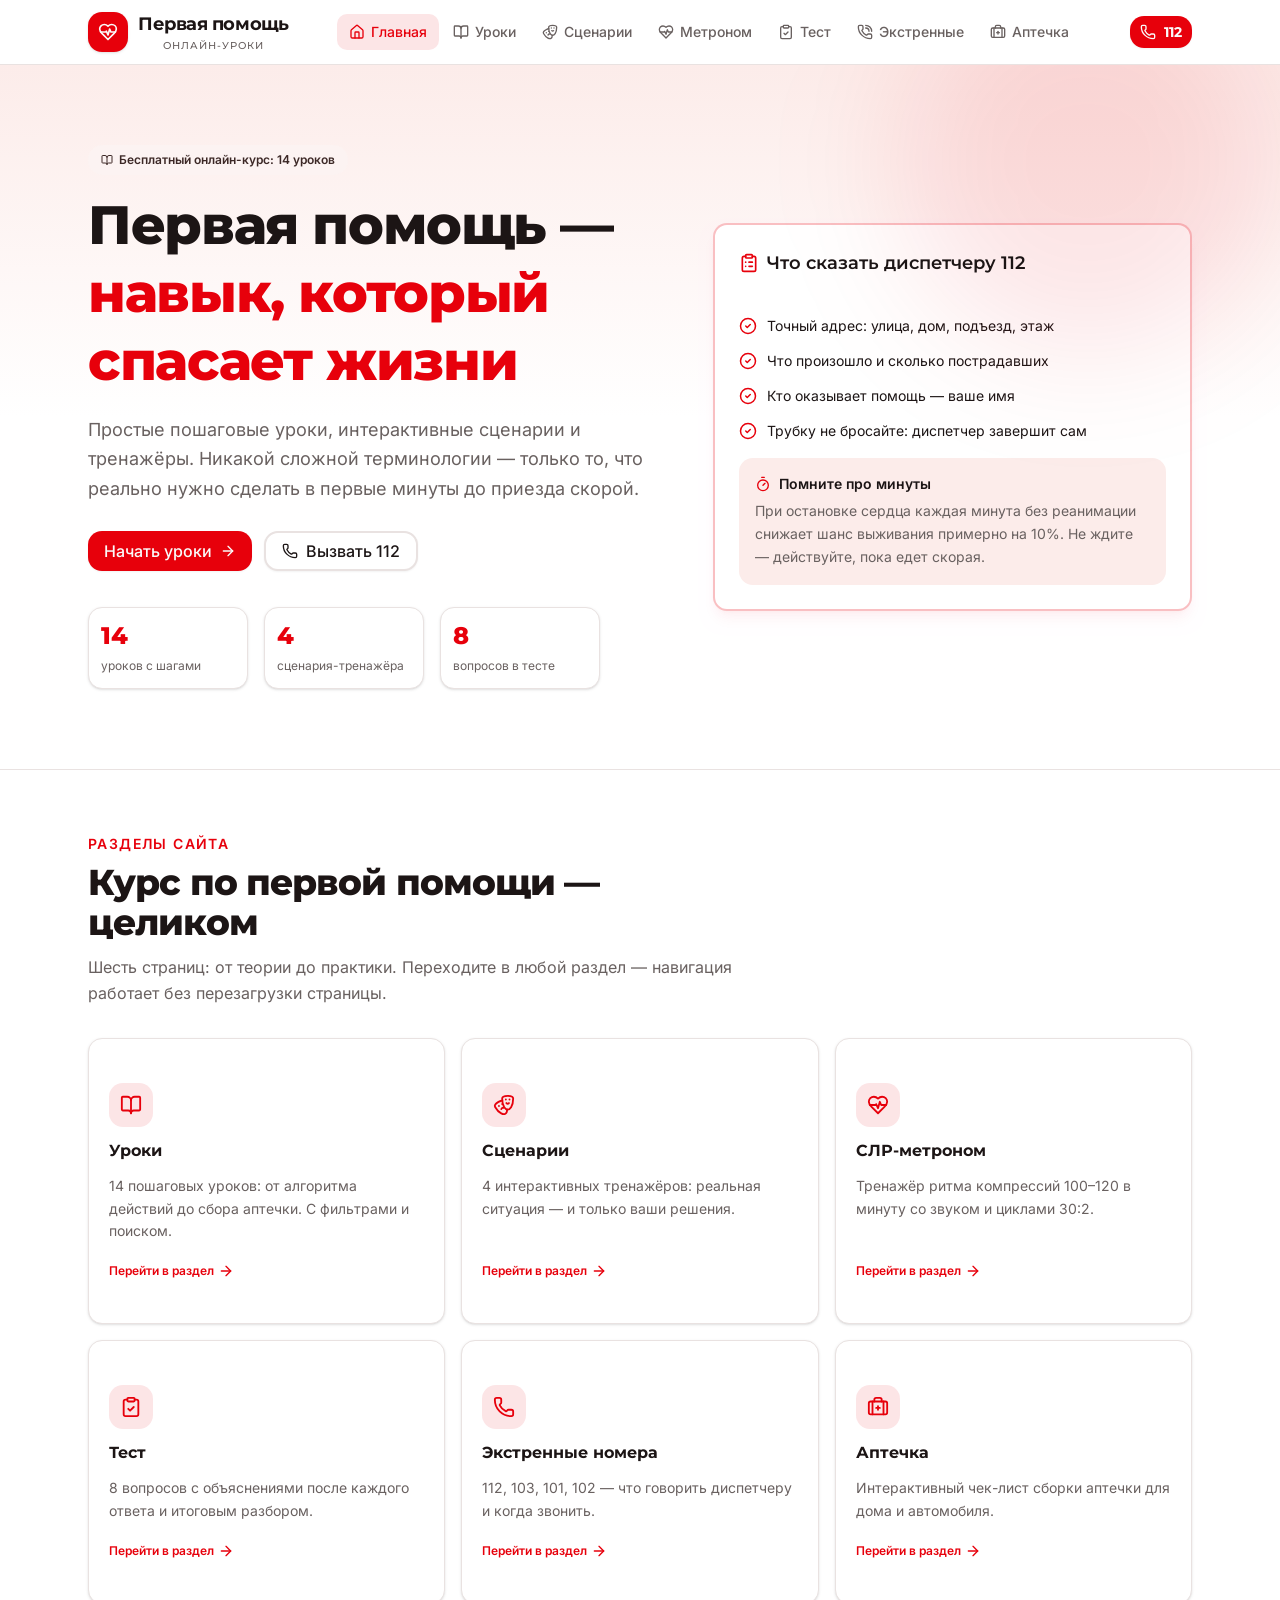
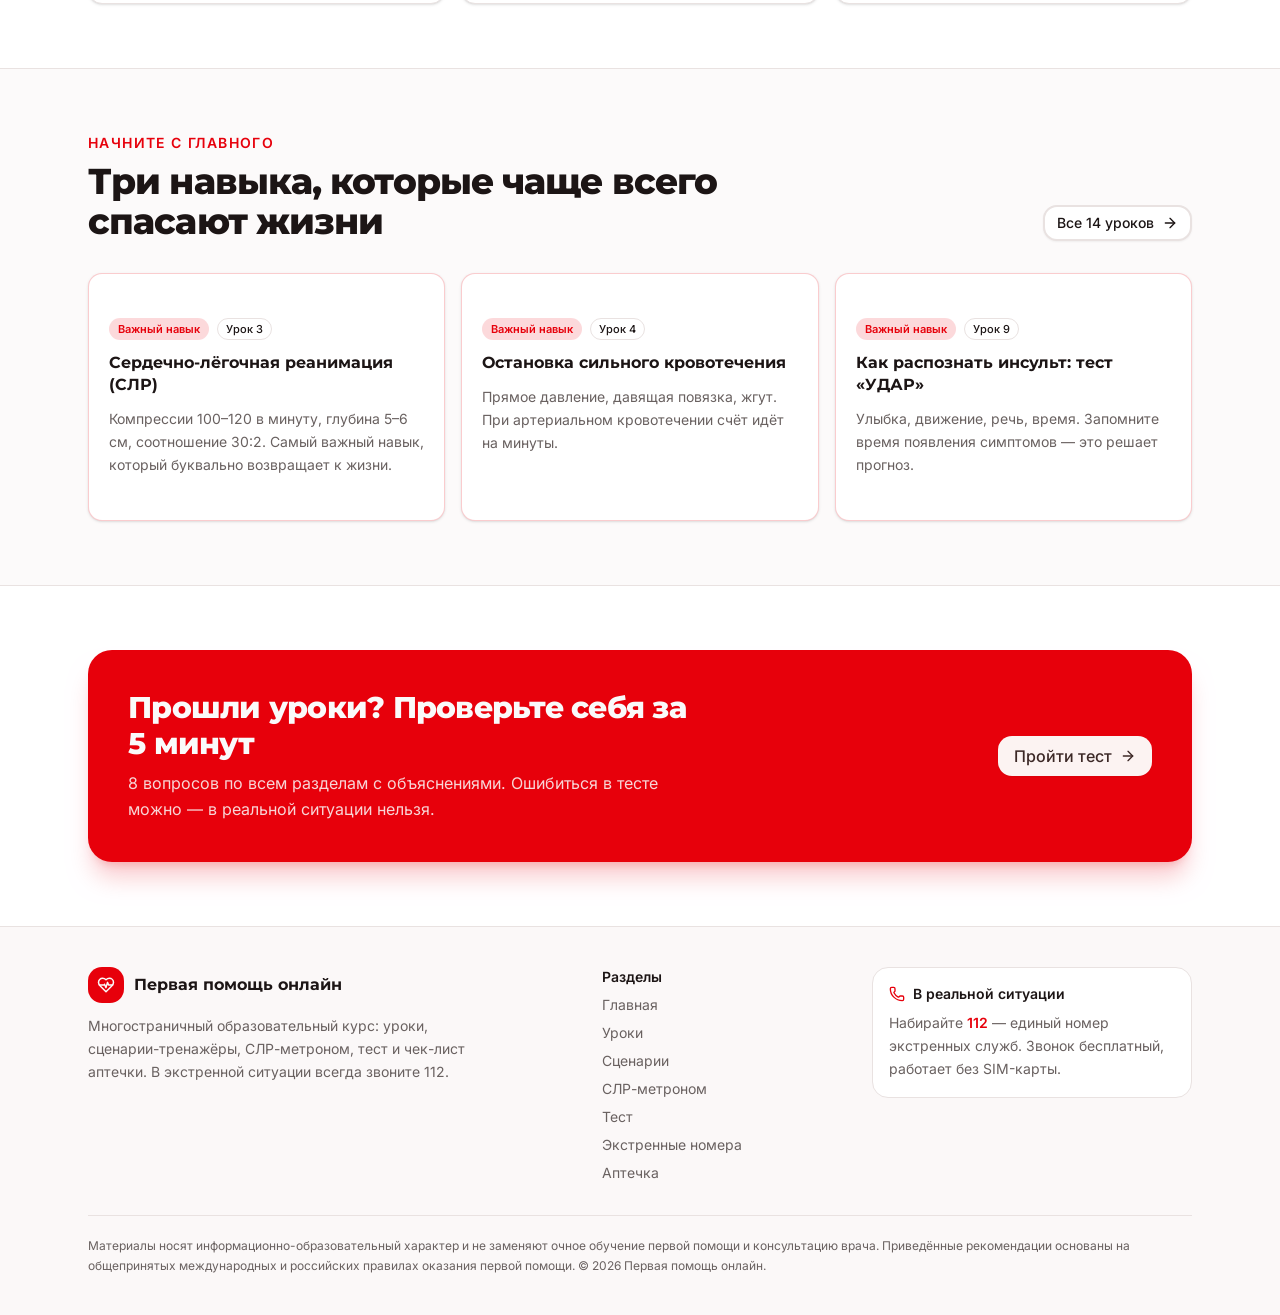
<file: index.html>
<!DOCTYPE html><!--U6g2JK9k7xpI3Gl_oRsQv--><html lang="ru"><head><meta charSet="utf-8"/><meta name="viewport" content="width=device-width, initial-scale=1"/><link rel="stylesheet" href="/_next/static/chunks/a6014d0e32e9c412.css" data-precedence="next"/><link rel="preload" as="script" fetchPriority="low" href="/_next/static/chunks/58c60a5fa6b544da.js"/><script src="/_next/static/chunks/771dedee3f5e1621.js" async=""></script><script src="/_next/static/chunks/e461e3027eb348df.js" async=""></script><script src="/_next/static/chunks/turbopack-b702dda9a075337d.js" async=""></script><script src="/_next/static/chunks/33d3f2c0cda968c7.js" async=""></script><script src="/_next/static/chunks/32ba1546d6d3d32f.js" async=""></script><script src="/_next/static/chunks/75cec7911deafdf1.js" async=""></script><script src="/_next/static/chunks/94234998b5cf452d.js" async=""></script><title>Первая помощь — бесплатные онлайн-уроки</title><meta name="description" content="Интерактивные уроки первой помощи: СЛР, остановка кровотечения, ожоги, переломы, инсульт, инфаркт. СЛР-метроном и тест на знание навыков."/><meta name="author" content="Первая помощь онлайн"/><meta name="keywords" content="первая помощь,СЛР,сердечно-лёгочная реанимация,кровотечение,ожог,инсульт,инфаркт,уроки первой помощи"/><meta property="og:title" content="Первая помощь — бесплатные онлайн-уроки"/><meta property="og:description" content="Навыки, которые спасают жизни: 14 уроков, СЛР-метроном и тест. Вызывайте 112 в экстренной ситуации."/><meta property="og:type" content="website"/><meta name="twitter:card" content="summary"/><meta name="twitter:title" content="Первая помощь — бесплатные онлайн-уроки"/><meta name="twitter:description" content="Навыки, которые спасают жизни: 14 уроков, СЛР-метроном и тест. Вызывайте 112 в экстренной ситуации."/><link rel="icon" href="/logo.svg"/><script src="/_next/static/chunks/a6dad97d9634a72d.js" noModule=""></script></head><body class="antialiased bg-background text-foreground font-sans"><div hidden=""><!--$--><!--/$--></div><div class="flex min-h-screen flex-col bg-background"><header class="sticky top-0 z-50 border-b bg-background/90 backdrop-blur supports-[backdrop-filter]:bg-background/75"><div class="mx-auto flex h-16 max-w-6xl items-center justify-between gap-3 px-4 sm:px-6"><button type="button" class="flex items-center gap-2.5" aria-label="Первая помощь — на главную"><span class="flex h-10 w-10 items-center justify-center rounded-xl bg-primary text-primary-foreground shadow-sm"><svg xmlns="http://www.w3.org/2000/svg" width="24" height="24" viewBox="0 0 24 24" fill="none" stroke="currentColor" stroke-width="2" stroke-linecap="round" stroke-linejoin="round" class="lucide lucide-heart-pulse h-5 w-5" aria-hidden="true"><path d="M19 14c1.49-1.46 3-3.21 3-5.5A5.5 5.5 0 0 0 16.5 3c-1.76 0-3 .5-4.5 2-1.5-1.5-2.74-2-4.5-2A5.5 5.5 0 0 0 2 8.5c0 2.3 1.5 4.05 3 5.5l7 7Z"></path><path d="M3.22 12H9.5l.5-1 2 4.5 2-7 1.5 3.5h5.27"></path></svg></span><span class="font-heading text-base font-bold tracking-tight sm:text-lg">Первая помощь<span class="block text-[10px] font-medium uppercase tracking-widest text-muted-foreground">онлайн-уроки</span></span></button><nav aria-label="Основная навигация" class="hidden items-center gap-0.5 xl:flex"><button type="button" aria-current="page" class="flex items-center gap-1.5 rounded-lg px-3 py-2 text-sm font-medium transition-colors bg-primary/10 text-primary"><svg xmlns="http://www.w3.org/2000/svg" width="24" height="24" viewBox="0 0 24 24" fill="none" stroke="currentColor" stroke-width="2" stroke-linecap="round" stroke-linejoin="round" class="lucide lucide-house h-4 w-4" aria-hidden="true"><path d="M15 21v-8a1 1 0 0 0-1-1h-4a1 1 0 0 0-1 1v8"></path><path d="M3 10a2 2 0 0 1 .709-1.528l7-5.999a2 2 0 0 1 2.582 0l7 5.999A2 2 0 0 1 21 10v9a2 2 0 0 1-2 2H5a2 2 0 0 1-2-2z"></path></svg>Главная</button><button type="button" class="flex items-center gap-1.5 rounded-lg px-3 py-2 text-sm font-medium transition-colors text-muted-foreground hover:bg-accent hover:text-accent-foreground"><svg xmlns="http://www.w3.org/2000/svg" width="24" height="24" viewBox="0 0 24 24" fill="none" stroke="currentColor" stroke-width="2" stroke-linecap="round" stroke-linejoin="round" class="lucide lucide-book-open h-4 w-4" aria-hidden="true"><path d="M12 7v14"></path><path d="M3 18a1 1 0 0 1-1-1V4a1 1 0 0 1 1-1h5a4 4 0 0 1 4 4 4 4 0 0 1 4-4h5a1 1 0 0 1 1 1v13a1 1 0 0 1-1 1h-6a3 3 0 0 0-3 3 3 3 0 0 0-3-3z"></path></svg>Уроки</button><button type="button" class="flex items-center gap-1.5 rounded-lg px-3 py-2 text-sm font-medium transition-colors text-muted-foreground hover:bg-accent hover:text-accent-foreground"><svg xmlns="http://www.w3.org/2000/svg" width="24" height="24" viewBox="0 0 24 24" fill="none" stroke="currentColor" stroke-width="2" stroke-linecap="round" stroke-linejoin="round" class="lucide lucide-drama h-4 w-4" aria-hidden="true"><path d="M10 11h.01"></path><path d="M14 6h.01"></path><path d="M18 6h.01"></path><path d="M6.5 13.1h.01"></path><path d="M22 5c0 9-4 12-6 12s-6-3-6-12c0-2 2-3 6-3s6 1 6 3"></path><path d="M17.4 9.9c-.8.8-2 .8-2.8 0"></path><path d="M10.1 7.1C9 7.2 7.7 7.7 6 8.6c-3.5 2-4.7 3.9-3.7 5.6 4.5 7.8 9.5 8.4 11.2 7.4.9-.5 1.9-2.1 1.9-4.7"></path><path d="M9.1 16.5c.3-1.1 1.4-1.7 2.4-1.4"></path></svg>Сценарии</button><button type="button" class="flex items-center gap-1.5 rounded-lg px-3 py-2 text-sm font-medium transition-colors text-muted-foreground hover:bg-accent hover:text-accent-foreground"><svg xmlns="http://www.w3.org/2000/svg" width="24" height="24" viewBox="0 0 24 24" fill="none" stroke="currentColor" stroke-width="2" stroke-linecap="round" stroke-linejoin="round" class="lucide lucide-heart-pulse h-4 w-4" aria-hidden="true"><path d="M19 14c1.49-1.46 3-3.21 3-5.5A5.5 5.5 0 0 0 16.5 3c-1.76 0-3 .5-4.5 2-1.5-1.5-2.74-2-4.5-2A5.5 5.5 0 0 0 2 8.5c0 2.3 1.5 4.05 3 5.5l7 7Z"></path><path d="M3.22 12H9.5l.5-1 2 4.5 2-7 1.5 3.5h5.27"></path></svg>Метроном</button><button type="button" class="flex items-center gap-1.5 rounded-lg px-3 py-2 text-sm font-medium transition-colors text-muted-foreground hover:bg-accent hover:text-accent-foreground"><svg xmlns="http://www.w3.org/2000/svg" width="24" height="24" viewBox="0 0 24 24" fill="none" stroke="currentColor" stroke-width="2" stroke-linecap="round" stroke-linejoin="round" class="lucide lucide-clipboard-check h-4 w-4" aria-hidden="true"><rect width="8" height="4" x="8" y="2" rx="1" ry="1"></rect><path d="M16 4h2a2 2 0 0 1 2 2v14a2 2 0 0 1-2 2H6a2 2 0 0 1-2-2V6a2 2 0 0 1 2-2h2"></path><path d="m9 14 2 2 4-4"></path></svg>Тест</button><button type="button" class="flex items-center gap-1.5 rounded-lg px-3 py-2 text-sm font-medium transition-colors text-muted-foreground hover:bg-accent hover:text-accent-foreground"><svg xmlns="http://www.w3.org/2000/svg" width="24" height="24" viewBox="0 0 24 24" fill="none" stroke="currentColor" stroke-width="2" stroke-linecap="round" stroke-linejoin="round" class="lucide lucide-phone-call h-4 w-4" aria-hidden="true"><path d="M13 2a9 9 0 0 1 9 9"></path><path d="M13 6a5 5 0 0 1 5 5"></path><path d="M13.832 16.568a1 1 0 0 0 1.213-.303l.355-.465A2 2 0 0 1 17 15h3a2 2 0 0 1 2 2v3a2 2 0 0 1-2 2A18 18 0 0 1 2 4a2 2 0 0 1 2-2h3a2 2 0 0 1 2 2v3a2 2 0 0 1-.8 1.6l-.468.351a1 1 0 0 0-.292 1.233 14 14 0 0 0 6.392 6.384"></path></svg>Экстренные</button><button type="button" class="flex items-center gap-1.5 rounded-lg px-3 py-2 text-sm font-medium transition-colors text-muted-foreground hover:bg-accent hover:text-accent-foreground"><svg xmlns="http://www.w3.org/2000/svg" width="24" height="24" viewBox="0 0 24 24" fill="none" stroke="currentColor" stroke-width="2" stroke-linecap="round" stroke-linejoin="round" class="lucide lucide-briefcase-medical h-4 w-4" aria-hidden="true"><path d="M12 11v4"></path><path d="M14 13h-4"></path><path d="M16 6V4a2 2 0 0 0-2-2h-4a2 2 0 0 0-2 2v2"></path><path d="M18 6v14"></path><path d="M6 6v14"></path><rect width="20" height="14" x="2" y="6" rx="2"></rect></svg>Аптечка</button></nav><div class="flex items-center gap-2"><a href="tel:112" aria-label="Позвонить по номеру 112"><button data-slot="button" class="inline-flex items-center justify-center whitespace-nowrap text-sm font-medium transition-all disabled:pointer-events-none disabled:opacity-50 [&amp;_svg]:pointer-events-none [&amp;_svg:not([class*=&#x27;size-&#x27;])]:size-4 shrink-0 [&amp;_svg]:shrink-0 outline-none focus-visible:border-ring focus-visible:ring-ring/50 focus-visible:ring-[3px] aria-invalid:ring-destructive/20 dark:aria-invalid:ring-destructive/40 aria-invalid:border-destructive bg-primary text-primary-foreground shadow-xs hover:bg-primary/90 h-8 has-[&gt;svg]:px-2.5 gap-2 rounded-xl px-3 sm:px-4"><svg xmlns="http://www.w3.org/2000/svg" width="24" height="24" viewBox="0 0 24 24" fill="none" stroke="currentColor" stroke-width="2" stroke-linecap="round" stroke-linejoin="round" class="lucide lucide-phone h-4 w-4" aria-hidden="true"><path d="M13.832 16.568a1 1 0 0 0 1.213-.303l.355-.465A2 2 0 0 1 17 15h3a2 2 0 0 1 2 2v3a2 2 0 0 1-2 2A18 18 0 0 1 2 4a2 2 0 0 1 2-2h3a2 2 0 0 1 2 2v3a2 2 0 0 1-.8 1.6l-.468.351a1 1 0 0 0-.292 1.233 14 14 0 0 0 6.392 6.384"></path></svg><span class="font-heading font-bold">112</span><span class="sr-only">Позвонить в экстренные службы</span></button></a><button data-slot="sheet-trigger" class="inline-flex items-center justify-center gap-2 whitespace-nowrap text-sm font-medium transition-all disabled:pointer-events-none disabled:opacity-50 [&amp;_svg]:pointer-events-none [&amp;_svg:not([class*=&#x27;size-&#x27;])]:size-4 shrink-0 [&amp;_svg]:shrink-0 outline-none focus-visible:border-ring focus-visible:ring-ring/50 focus-visible:ring-[3px] aria-invalid:ring-destructive/20 dark:aria-invalid:ring-destructive/40 aria-invalid:border-destructive border bg-background shadow-xs hover:bg-accent hover:text-accent-foreground dark:bg-input/30 dark:border-input dark:hover:bg-input/50 size-9 rounded-xl xl:hidden" aria-label="Открыть меню навигации" type="button" aria-haspopup="dialog" aria-expanded="false" aria-controls="radix-_R_5lbrb_" data-state="closed"><svg xmlns="http://www.w3.org/2000/svg" width="24" height="24" viewBox="0 0 24 24" fill="none" stroke="currentColor" stroke-width="2" stroke-linecap="round" stroke-linejoin="round" class="lucide lucide-menu h-5 w-5" aria-hidden="true"><path d="M4 12h16"></path><path d="M4 18h16"></path><path d="M4 6h16"></path></svg></button></div></div></header><main class="animate-in fade-in-50 flex-1 duration-300"><section class="relative overflow-hidden border-b bg-gradient-to-b from-accent via-background to-background"><div aria-hidden="true" class="pointer-events-none absolute -top-24 right-0 h-96 w-96 rounded-full bg-primary/10 blur-3xl"></div><div class="mx-auto grid max-w-6xl gap-10 px-4 py-14 sm:px-6 sm:py-20 lg:grid-cols-[1.1fr_0.9fr] lg:items-center"><div><span data-slot="badge" class="inline-flex items-center justify-center border w-fit whitespace-nowrap shrink-0 [&amp;&gt;svg]:size-3 [&amp;&gt;svg]:pointer-events-none focus-visible:border-ring focus-visible:ring-ring/50 focus-visible:ring-[3px] aria-invalid:ring-destructive/20 dark:aria-invalid:ring-destructive/40 aria-invalid:border-destructive transition-[color,box-shadow] overflow-hidden border-transparent bg-secondary text-secondary-foreground [a&amp;]:hover:bg-secondary/90 mb-4 gap-1.5 rounded-full px-3 py-1.5 text-xs font-semibold"><svg xmlns="http://www.w3.org/2000/svg" width="24" height="24" viewBox="0 0 24 24" fill="none" stroke="currentColor" stroke-width="2" stroke-linecap="round" stroke-linejoin="round" class="lucide lucide-book-open h-3.5 w-3.5" aria-hidden="true"><path d="M12 7v14"></path><path d="M3 18a1 1 0 0 1-1-1V4a1 1 0 0 1 1-1h5a4 4 0 0 1 4 4 4 4 0 0 1 4-4h5a1 1 0 0 1 1 1v13a1 1 0 0 1-1 1h-6a3 3 0 0 0-3 3 3 3 0 0 0-3-3z"></path></svg>Бесплатный онлайн-курс: <!-- -->14<!-- --> уроков</span><h1 class="font-heading text-4xl font-extrabold leading-tight tracking-tight sm:text-5xl lg:text-[3.4rem]">Первая помощь —<!-- --> <span class="text-primary">навык, который спасает жизни</span></h1><p class="mt-5 max-w-xl text-base leading-relaxed text-muted-foreground sm:text-lg">Простые пошаговые уроки, интерактивные сценарии и тренажёры. Никакой сложной терминологии — только то, что реально нужно сделать в первые минуты до приезда скорой.</p><div class="mt-7 flex flex-col gap-3 sm:flex-row"><a href="#/lessons" class="w-full sm:w-auto"><button data-slot="button" class="inline-flex items-center justify-center whitespace-nowrap font-medium transition-all disabled:pointer-events-none disabled:opacity-50 [&amp;_svg]:pointer-events-none [&amp;_svg:not([class*=&#x27;size-&#x27;])]:size-4 shrink-0 [&amp;_svg]:shrink-0 outline-none focus-visible:border-ring focus-visible:ring-ring/50 focus-visible:ring-[3px] aria-invalid:ring-destructive/20 dark:aria-invalid:ring-destructive/40 aria-invalid:border-destructive bg-primary text-primary-foreground shadow-xs hover:bg-primary/90 h-10 has-[&gt;svg]:px-4 w-full gap-2 rounded-xl px-6 text-base sm:w-auto">Начать уроки<svg xmlns="http://www.w3.org/2000/svg" width="24" height="24" viewBox="0 0 24 24" fill="none" stroke="currentColor" stroke-width="2" stroke-linecap="round" stroke-linejoin="round" class="lucide lucide-arrow-right h-4.5 w-4.5" aria-hidden="true"><path d="M5 12h14"></path><path d="m12 5 7 7-7 7"></path></svg></button></a><a href="tel:112" class="w-full sm:w-auto"><button data-slot="button" class="inline-flex items-center justify-center whitespace-nowrap font-medium transition-all disabled:pointer-events-none disabled:opacity-50 [&amp;_svg]:pointer-events-none [&amp;_svg:not([class*=&#x27;size-&#x27;])]:size-4 shrink-0 [&amp;_svg]:shrink-0 outline-none focus-visible:border-ring focus-visible:ring-ring/50 focus-visible:ring-[3px] aria-invalid:ring-destructive/20 dark:aria-invalid:ring-destructive/40 aria-invalid:border-destructive bg-background shadow-xs hover:bg-accent hover:text-accent-foreground dark:bg-input/30 dark:border-input dark:hover:bg-input/50 h-10 has-[&gt;svg]:px-4 w-full gap-2 rounded-xl border-2 px-6 text-base sm:w-auto"><svg xmlns="http://www.w3.org/2000/svg" width="24" height="24" viewBox="0 0 24 24" fill="none" stroke="currentColor" stroke-width="2" stroke-linecap="round" stroke-linejoin="round" class="lucide lucide-phone h-4.5 w-4.5" aria-hidden="true"><path d="M13.832 16.568a1 1 0 0 0 1.213-.303l.355-.465A2 2 0 0 1 17 15h3a2 2 0 0 1 2 2v3a2 2 0 0 1-2 2A18 18 0 0 1 2 4a2 2 0 0 1 2-2h3a2 2 0 0 1 2 2v3a2 2 0 0 1-.8 1.6l-.468.351a1 1 0 0 0-.292 1.233 14 14 0 0 0 6.392 6.384"></path></svg>Вызвать 112</button></a></div><dl class="mt-9 grid max-w-lg grid-cols-3 gap-4 text-center sm:text-left"><div class="rounded-xl border bg-card p-3 shadow-sm"><dt class="sr-only">уроков с шагами</dt><dd><span class="font-heading block text-2xl font-extrabold text-primary">14</span><span class="text-xs leading-snug text-muted-foreground">уроков с шагами</span></dd></div><div class="rounded-xl border bg-card p-3 shadow-sm"><dt class="sr-only">сценария-тренажёра</dt><dd><span class="font-heading block text-2xl font-extrabold text-primary">4</span><span class="text-xs leading-snug text-muted-foreground">сценария-тренажёра</span></dd></div><div class="rounded-xl border bg-card p-3 shadow-sm"><dt class="sr-only">вопросов в тесте</dt><dd><span class="font-heading block text-2xl font-extrabold text-primary">8</span><span class="text-xs leading-snug text-muted-foreground">вопросов в тесте</span></dd></div></dl></div><div data-slot="card" class="bg-card text-card-foreground flex flex-col gap-6 rounded-xl py-6 border-2 border-primary/25 shadow-lg shadow-primary/5"><div data-slot="card-header" class="@container/card-header grid auto-rows-min grid-rows-[auto_auto] items-start gap-1.5 px-6 has-data-[slot=card-action]:grid-cols-[1fr_auto] [.border-b]:pb-6 pb-2"><div data-slot="card-title" class="font-semibold flex items-center gap-2 font-heading text-lg"><svg xmlns="http://www.w3.org/2000/svg" width="24" height="24" viewBox="0 0 24 24" fill="none" stroke="currentColor" stroke-width="2" stroke-linecap="round" stroke-linejoin="round" class="lucide lucide-clipboard-list h-5 w-5 text-primary" aria-hidden="true"><rect width="8" height="4" x="8" y="2" rx="1" ry="1"></rect><path d="M16 4h2a2 2 0 0 1 2 2v14a2 2 0 0 1-2 2H6a2 2 0 0 1-2-2V6a2 2 0 0 1 2-2h2"></path><path d="M12 11h4"></path><path d="M12 16h4"></path><path d="M8 11h.01"></path><path d="M8 16h.01"></path></svg>Что сказать диспетчеру 112</div></div><div data-slot="card-content" class="px-6 space-y-4"><ul class="space-y-3"><li class="flex items-start gap-2.5 text-sm leading-relaxed"><svg xmlns="http://www.w3.org/2000/svg" width="24" height="24" viewBox="0 0 24 24" fill="none" stroke="currentColor" stroke-width="2" stroke-linecap="round" stroke-linejoin="round" class="lucide lucide-circle-check mt-0.5 h-4.5 w-4.5 shrink-0 text-primary" aria-hidden="true"><circle cx="12" cy="12" r="10"></circle><path d="m9 12 2 2 4-4"></path></svg><span>Точный адрес: улица, дом, подъезд, этаж</span></li><li class="flex items-start gap-2.5 text-sm leading-relaxed"><svg xmlns="http://www.w3.org/2000/svg" width="24" height="24" viewBox="0 0 24 24" fill="none" stroke="currentColor" stroke-width="2" stroke-linecap="round" stroke-linejoin="round" class="lucide lucide-circle-check mt-0.5 h-4.5 w-4.5 shrink-0 text-primary" aria-hidden="true"><circle cx="12" cy="12" r="10"></circle><path d="m9 12 2 2 4-4"></path></svg><span>Что произошло и сколько пострадавших</span></li><li class="flex items-start gap-2.5 text-sm leading-relaxed"><svg xmlns="http://www.w3.org/2000/svg" width="24" height="24" viewBox="0 0 24 24" fill="none" stroke="currentColor" stroke-width="2" stroke-linecap="round" stroke-linejoin="round" class="lucide lucide-circle-check mt-0.5 h-4.5 w-4.5 shrink-0 text-primary" aria-hidden="true"><circle cx="12" cy="12" r="10"></circle><path d="m9 12 2 2 4-4"></path></svg><span>Кто оказывает помощь — ваше имя</span></li><li class="flex items-start gap-2.5 text-sm leading-relaxed"><svg xmlns="http://www.w3.org/2000/svg" width="24" height="24" viewBox="0 0 24 24" fill="none" stroke="currentColor" stroke-width="2" stroke-linecap="round" stroke-linejoin="round" class="lucide lucide-circle-check mt-0.5 h-4.5 w-4.5 shrink-0 text-primary" aria-hidden="true"><circle cx="12" cy="12" r="10"></circle><path d="m9 12 2 2 4-4"></path></svg><span>Трубку не бросайте: диспетчер завершит сам</span></li></ul><div class="rounded-xl bg-accent p-4"><p class="flex items-center gap-2 text-sm font-semibold"><svg xmlns="http://www.w3.org/2000/svg" width="24" height="24" viewBox="0 0 24 24" fill="none" stroke="currentColor" stroke-width="2" stroke-linecap="round" stroke-linejoin="round" class="lucide lucide-timer h-4 w-4 text-primary" aria-hidden="true"><line x1="10" x2="14" y1="2" y2="2"></line><line x1="12" x2="15" y1="14" y2="11"></line><circle cx="12" cy="14" r="8"></circle></svg>Помните про минуты</p><p class="mt-1.5 text-sm leading-relaxed text-muted-foreground">При остановке сердца каждая минута без реанимации снижает шанс выживания примерно на 10%. Не ждите — действуйте, пока едет скорая.</p></div></div></div></div></section><section class="border-b py-14 sm:py-16"><div class="mx-auto max-w-6xl px-4 sm:px-6"><div class="mb-8 max-w-2xl"><p class="text-sm font-semibold uppercase tracking-widest text-primary">Разделы сайта</p><h2 class="mt-2 font-heading text-3xl font-extrabold tracking-tight sm:text-4xl">Курс по первой помощи — целиком</h2><p class="mt-3 leading-relaxed text-muted-foreground">Шесть страниц: от теории до практики. Переходите в любой раздел — навигация работает без перезагрузки страницы.</p></div><div class="grid gap-4 sm:grid-cols-2 lg:grid-cols-3"><a href="#/lessons" class="group"><div data-slot="card" class="bg-card text-card-foreground flex flex-col gap-6 rounded-xl border py-6 shadow-sm h-full transition-all group-hover:-translate-y-0.5 group-hover:border-primary/40 group-hover:shadow-lg"><div data-slot="card-content" class="flex h-full flex-col gap-3 p-5"><span class="flex h-11 w-11 items-center justify-center rounded-xl bg-primary/10 text-primary"><svg xmlns="http://www.w3.org/2000/svg" width="24" height="24" viewBox="0 0 24 24" fill="none" stroke="currentColor" stroke-width="2" stroke-linecap="round" stroke-linejoin="round" class="lucide lucide-book-open h-5.5 w-5.5" aria-hidden="true"><path d="M12 7v14"></path><path d="M3 18a1 1 0 0 1-1-1V4a1 1 0 0 1 1-1h5a4 4 0 0 1 4 4 4 4 0 0 1 4-4h5a1 1 0 0 1 1 1v13a1 1 0 0 1-1 1h-6a3 3 0 0 0-3 3 3 3 0 0 0-3-3z"></path></svg></span><h3 class="font-heading text-base font-bold">Уроки</h3><p class="text-sm leading-relaxed text-muted-foreground">14 пошаговых уроков: от алгоритма действий до сбора аптечки. С фильтрами и поиском.</p><span class="mt-auto flex items-center gap-1 pt-2 text-xs font-semibold text-primary">Перейти в раздел<svg xmlns="http://www.w3.org/2000/svg" width="24" height="24" viewBox="0 0 24 24" fill="none" stroke="currentColor" stroke-width="2" stroke-linecap="round" stroke-linejoin="round" class="lucide lucide-arrow-right h-4 w-4 transition-transform group-hover:translate-x-0.5" aria-hidden="true"><path d="M5 12h14"></path><path d="m12 5 7 7-7 7"></path></svg></span></div></div></a><a href="#/scenarios" class="group"><div data-slot="card" class="bg-card text-card-foreground flex flex-col gap-6 rounded-xl border py-6 shadow-sm h-full transition-all group-hover:-translate-y-0.5 group-hover:border-primary/40 group-hover:shadow-lg"><div data-slot="card-content" class="flex h-full flex-col gap-3 p-5"><span class="flex h-11 w-11 items-center justify-center rounded-xl bg-primary/10 text-primary"><svg xmlns="http://www.w3.org/2000/svg" width="24" height="24" viewBox="0 0 24 24" fill="none" stroke="currentColor" stroke-width="2" stroke-linecap="round" stroke-linejoin="round" class="lucide lucide-drama h-5.5 w-5.5" aria-hidden="true"><path d="M10 11h.01"></path><path d="M14 6h.01"></path><path d="M18 6h.01"></path><path d="M6.5 13.1h.01"></path><path d="M22 5c0 9-4 12-6 12s-6-3-6-12c0-2 2-3 6-3s6 1 6 3"></path><path d="M17.4 9.9c-.8.8-2 .8-2.8 0"></path><path d="M10.1 7.1C9 7.2 7.7 7.7 6 8.6c-3.5 2-4.7 3.9-3.7 5.6 4.5 7.8 9.5 8.4 11.2 7.4.9-.5 1.9-2.1 1.9-4.7"></path><path d="M9.1 16.5c.3-1.1 1.4-1.7 2.4-1.4"></path></svg></span><h3 class="font-heading text-base font-bold">Сценарии</h3><p class="text-sm leading-relaxed text-muted-foreground">4 интерактивных тренажёров: реальная ситуация — и только ваши решения.</p><span class="mt-auto flex items-center gap-1 pt-2 text-xs font-semibold text-primary">Перейти в раздел<svg xmlns="http://www.w3.org/2000/svg" width="24" height="24" viewBox="0 0 24 24" fill="none" stroke="currentColor" stroke-width="2" stroke-linecap="round" stroke-linejoin="round" class="lucide lucide-arrow-right h-4 w-4 transition-transform group-hover:translate-x-0.5" aria-hidden="true"><path d="M5 12h14"></path><path d="m12 5 7 7-7 7"></path></svg></span></div></div></a><a href="#/metronome" class="group"><div data-slot="card" class="bg-card text-card-foreground flex flex-col gap-6 rounded-xl border py-6 shadow-sm h-full transition-all group-hover:-translate-y-0.5 group-hover:border-primary/40 group-hover:shadow-lg"><div data-slot="card-content" class="flex h-full flex-col gap-3 p-5"><span class="flex h-11 w-11 items-center justify-center rounded-xl bg-primary/10 text-primary"><svg xmlns="http://www.w3.org/2000/svg" width="24" height="24" viewBox="0 0 24 24" fill="none" stroke="currentColor" stroke-width="2" stroke-linecap="round" stroke-linejoin="round" class="lucide lucide-heart-pulse h-5.5 w-5.5" aria-hidden="true"><path d="M19 14c1.49-1.46 3-3.21 3-5.5A5.5 5.5 0 0 0 16.5 3c-1.76 0-3 .5-4.5 2-1.5-1.5-2.74-2-4.5-2A5.5 5.5 0 0 0 2 8.5c0 2.3 1.5 4.05 3 5.5l7 7Z"></path><path d="M3.22 12H9.5l.5-1 2 4.5 2-7 1.5 3.5h5.27"></path></svg></span><h3 class="font-heading text-base font-bold">СЛР-метроном</h3><p class="text-sm leading-relaxed text-muted-foreground">Тренажёр ритма компрессий 100–120 в минуту со звуком и циклами 30:2.</p><span class="mt-auto flex items-center gap-1 pt-2 text-xs font-semibold text-primary">Перейти в раздел<svg xmlns="http://www.w3.org/2000/svg" width="24" height="24" viewBox="0 0 24 24" fill="none" stroke="currentColor" stroke-width="2" stroke-linecap="round" stroke-linejoin="round" class="lucide lucide-arrow-right h-4 w-4 transition-transform group-hover:translate-x-0.5" aria-hidden="true"><path d="M5 12h14"></path><path d="m12 5 7 7-7 7"></path></svg></span></div></div></a><a href="#/quiz" class="group"><div data-slot="card" class="bg-card text-card-foreground flex flex-col gap-6 rounded-xl border py-6 shadow-sm h-full transition-all group-hover:-translate-y-0.5 group-hover:border-primary/40 group-hover:shadow-lg"><div data-slot="card-content" class="flex h-full flex-col gap-3 p-5"><span class="flex h-11 w-11 items-center justify-center rounded-xl bg-primary/10 text-primary"><svg xmlns="http://www.w3.org/2000/svg" width="24" height="24" viewBox="0 0 24 24" fill="none" stroke="currentColor" stroke-width="2" stroke-linecap="round" stroke-linejoin="round" class="lucide lucide-clipboard-check h-5.5 w-5.5" aria-hidden="true"><rect width="8" height="4" x="8" y="2" rx="1" ry="1"></rect><path d="M16 4h2a2 2 0 0 1 2 2v14a2 2 0 0 1-2 2H6a2 2 0 0 1-2-2V6a2 2 0 0 1 2-2h2"></path><path d="m9 14 2 2 4-4"></path></svg></span><h3 class="font-heading text-base font-bold">Тест</h3><p class="text-sm leading-relaxed text-muted-foreground">8 вопросов с объяснениями после каждого ответа и итоговым разбором.</p><span class="mt-auto flex items-center gap-1 pt-2 text-xs font-semibold text-primary">Перейти в раздел<svg xmlns="http://www.w3.org/2000/svg" width="24" height="24" viewBox="0 0 24 24" fill="none" stroke="currentColor" stroke-width="2" stroke-linecap="round" stroke-linejoin="round" class="lucide lucide-arrow-right h-4 w-4 transition-transform group-hover:translate-x-0.5" aria-hidden="true"><path d="M5 12h14"></path><path d="m12 5 7 7-7 7"></path></svg></span></div></div></a><a href="#/emergency" class="group"><div data-slot="card" class="bg-card text-card-foreground flex flex-col gap-6 rounded-xl border py-6 shadow-sm h-full transition-all group-hover:-translate-y-0.5 group-hover:border-primary/40 group-hover:shadow-lg"><div data-slot="card-content" class="flex h-full flex-col gap-3 p-5"><span class="flex h-11 w-11 items-center justify-center rounded-xl bg-primary/10 text-primary"><svg xmlns="http://www.w3.org/2000/svg" width="24" height="24" viewBox="0 0 24 24" fill="none" stroke="currentColor" stroke-width="2" stroke-linecap="round" stroke-linejoin="round" class="lucide lucide-phone h-5.5 w-5.5" aria-hidden="true"><path d="M13.832 16.568a1 1 0 0 0 1.213-.303l.355-.465A2 2 0 0 1 17 15h3a2 2 0 0 1 2 2v3a2 2 0 0 1-2 2A18 18 0 0 1 2 4a2 2 0 0 1 2-2h3a2 2 0 0 1 2 2v3a2 2 0 0 1-.8 1.6l-.468.351a1 1 0 0 0-.292 1.233 14 14 0 0 0 6.392 6.384"></path></svg></span><h3 class="font-heading text-base font-bold">Экстренные номера</h3><p class="text-sm leading-relaxed text-muted-foreground">112, 103, 101, 102 — что говорить диспетчеру и когда звонить.</p><span class="mt-auto flex items-center gap-1 pt-2 text-xs font-semibold text-primary">Перейти в раздел<svg xmlns="http://www.w3.org/2000/svg" width="24" height="24" viewBox="0 0 24 24" fill="none" stroke="currentColor" stroke-width="2" stroke-linecap="round" stroke-linejoin="round" class="lucide lucide-arrow-right h-4 w-4 transition-transform group-hover:translate-x-0.5" aria-hidden="true"><path d="M5 12h14"></path><path d="m12 5 7 7-7 7"></path></svg></span></div></div></a><a href="#/kit" class="group"><div data-slot="card" class="bg-card text-card-foreground flex flex-col gap-6 rounded-xl border py-6 shadow-sm h-full transition-all group-hover:-translate-y-0.5 group-hover:border-primary/40 group-hover:shadow-lg"><div data-slot="card-content" class="flex h-full flex-col gap-3 p-5"><span class="flex h-11 w-11 items-center justify-center rounded-xl bg-primary/10 text-primary"><svg xmlns="http://www.w3.org/2000/svg" width="24" height="24" viewBox="0 0 24 24" fill="none" stroke="currentColor" stroke-width="2" stroke-linecap="round" stroke-linejoin="round" class="lucide lucide-briefcase-medical h-5.5 w-5.5" aria-hidden="true"><path d="M12 11v4"></path><path d="M14 13h-4"></path><path d="M16 6V4a2 2 0 0 0-2-2h-4a2 2 0 0 0-2 2v2"></path><path d="M18 6v14"></path><path d="M6 6v14"></path><rect width="20" height="14" x="2" y="6" rx="2"></rect></svg></span><h3 class="font-heading text-base font-bold">Аптечка</h3><p class="text-sm leading-relaxed text-muted-foreground">Интерактивный чек-лист сборки аптечки для дома и автомобиля.</p><span class="mt-auto flex items-center gap-1 pt-2 text-xs font-semibold text-primary">Перейти в раздел<svg xmlns="http://www.w3.org/2000/svg" width="24" height="24" viewBox="0 0 24 24" fill="none" stroke="currentColor" stroke-width="2" stroke-linecap="round" stroke-linejoin="round" class="lucide lucide-arrow-right h-4 w-4 transition-transform group-hover:translate-x-0.5" aria-hidden="true"><path d="M5 12h14"></path><path d="m12 5 7 7-7 7"></path></svg></span></div></div></a></div></div></section><section class="border-b bg-muted/40 py-14 sm:py-16"><div class="mx-auto max-w-6xl px-4 sm:px-6"><div class="mb-8 flex flex-col gap-3 sm:flex-row sm:items-end sm:justify-between"><div class="max-w-2xl"><p class="text-sm font-semibold uppercase tracking-widest text-primary">Начните с главного</p><h2 class="mt-2 font-heading text-3xl font-extrabold tracking-tight sm:text-4xl">Три навыка, которые чаще всего спасают жизни</h2></div><a href="#/lessons"><button data-slot="button" class="inline-flex items-center justify-center whitespace-nowrap text-sm font-medium transition-all disabled:pointer-events-none disabled:opacity-50 [&amp;_svg]:pointer-events-none [&amp;_svg:not([class*=&#x27;size-&#x27;])]:size-4 shrink-0 [&amp;_svg]:shrink-0 outline-none focus-visible:border-ring focus-visible:ring-ring/50 focus-visible:ring-[3px] aria-invalid:ring-destructive/20 dark:aria-invalid:ring-destructive/40 aria-invalid:border-destructive bg-background shadow-xs hover:bg-accent hover:text-accent-foreground dark:bg-input/30 dark:border-input dark:hover:bg-input/50 h-9 px-4 py-2 has-[&gt;svg]:px-3 gap-2 rounded-xl border-2">Все <!-- -->14<!-- --> уроков<svg xmlns="http://www.w3.org/2000/svg" width="24" height="24" viewBox="0 0 24 24" fill="none" stroke="currentColor" stroke-width="2" stroke-linecap="round" stroke-linejoin="round" class="lucide lucide-arrow-right h-4 w-4" aria-hidden="true"><path d="M5 12h14"></path><path d="m12 5 7 7-7 7"></path></svg></button></a></div><div class="grid gap-4 md:grid-cols-3"><a href="#/lessons" class="group"><div data-slot="card" class="bg-card text-card-foreground flex flex-col gap-6 rounded-xl border py-6 shadow-sm h-full border-primary/20 transition-all group-hover:-translate-y-0.5 group-hover:border-primary/50 group-hover:shadow-lg"><div data-slot="card-content" class="flex h-full flex-col gap-3 p-5"><div class="flex items-center gap-2"><span data-slot="badge" class="inline-flex items-center justify-center border px-2 py-0.5 w-fit whitespace-nowrap shrink-0 [&amp;&gt;svg]:size-3 gap-1 [&amp;&gt;svg]:pointer-events-none focus-visible:border-ring focus-visible:ring-ring/50 focus-visible:ring-[3px] aria-invalid:ring-destructive/20 dark:aria-invalid:ring-destructive/40 aria-invalid:border-destructive transition-[color,box-shadow] overflow-hidden border-transparent [a&amp;]:hover:bg-primary/90 rounded-full bg-primary/15 text-[11px] font-semibold text-primary">Важный навык</span><span data-slot="badge" class="inline-flex items-center justify-center border px-2 py-0.5 font-medium w-fit whitespace-nowrap shrink-0 [&amp;&gt;svg]:size-3 gap-1 [&amp;&gt;svg]:pointer-events-none focus-visible:border-ring focus-visible:ring-ring/50 focus-visible:ring-[3px] aria-invalid:ring-destructive/20 dark:aria-invalid:ring-destructive/40 aria-invalid:border-destructive transition-[color,box-shadow] overflow-hidden text-foreground [a&amp;]:hover:bg-accent [a&amp;]:hover:text-accent-foreground rounded-full text-[11px]">Урок <!-- -->3</span></div><h3 class="font-heading text-base font-bold leading-snug">Сердечно-лёгочная реанимация (СЛР)</h3><p class="text-sm leading-relaxed text-muted-foreground">Компрессии 100–120 в минуту, глубина 5–6 см, соотношение 30:2. Самый важный навык, который буквально возвращает к жизни.</p></div></div></a><a href="#/lessons" class="group"><div data-slot="card" class="bg-card text-card-foreground flex flex-col gap-6 rounded-xl border py-6 shadow-sm h-full border-primary/20 transition-all group-hover:-translate-y-0.5 group-hover:border-primary/50 group-hover:shadow-lg"><div data-slot="card-content" class="flex h-full flex-col gap-3 p-5"><div class="flex items-center gap-2"><span data-slot="badge" class="inline-flex items-center justify-center border px-2 py-0.5 w-fit whitespace-nowrap shrink-0 [&amp;&gt;svg]:size-3 gap-1 [&amp;&gt;svg]:pointer-events-none focus-visible:border-ring focus-visible:ring-ring/50 focus-visible:ring-[3px] aria-invalid:ring-destructive/20 dark:aria-invalid:ring-destructive/40 aria-invalid:border-destructive transition-[color,box-shadow] overflow-hidden border-transparent [a&amp;]:hover:bg-primary/90 rounded-full bg-primary/15 text-[11px] font-semibold text-primary">Важный навык</span><span data-slot="badge" class="inline-flex items-center justify-center border px-2 py-0.5 font-medium w-fit whitespace-nowrap shrink-0 [&amp;&gt;svg]:size-3 gap-1 [&amp;&gt;svg]:pointer-events-none focus-visible:border-ring focus-visible:ring-ring/50 focus-visible:ring-[3px] aria-invalid:ring-destructive/20 dark:aria-invalid:ring-destructive/40 aria-invalid:border-destructive transition-[color,box-shadow] overflow-hidden text-foreground [a&amp;]:hover:bg-accent [a&amp;]:hover:text-accent-foreground rounded-full text-[11px]">Урок <!-- -->4</span></div><h3 class="font-heading text-base font-bold leading-snug">Остановка сильного кровотечения</h3><p class="text-sm leading-relaxed text-muted-foreground">Прямое давление, давящая повязка, жгут. При артериальном кровотечении счёт идёт на минуты.</p></div></div></a><a href="#/lessons" class="group"><div data-slot="card" class="bg-card text-card-foreground flex flex-col gap-6 rounded-xl border py-6 shadow-sm h-full border-primary/20 transition-all group-hover:-translate-y-0.5 group-hover:border-primary/50 group-hover:shadow-lg"><div data-slot="card-content" class="flex h-full flex-col gap-3 p-5"><div class="flex items-center gap-2"><span data-slot="badge" class="inline-flex items-center justify-center border px-2 py-0.5 w-fit whitespace-nowrap shrink-0 [&amp;&gt;svg]:size-3 gap-1 [&amp;&gt;svg]:pointer-events-none focus-visible:border-ring focus-visible:ring-ring/50 focus-visible:ring-[3px] aria-invalid:ring-destructive/20 dark:aria-invalid:ring-destructive/40 aria-invalid:border-destructive transition-[color,box-shadow] overflow-hidden border-transparent [a&amp;]:hover:bg-primary/90 rounded-full bg-primary/15 text-[11px] font-semibold text-primary">Важный навык</span><span data-slot="badge" class="inline-flex items-center justify-center border px-2 py-0.5 font-medium w-fit whitespace-nowrap shrink-0 [&amp;&gt;svg]:size-3 gap-1 [&amp;&gt;svg]:pointer-events-none focus-visible:border-ring focus-visible:ring-ring/50 focus-visible:ring-[3px] aria-invalid:ring-destructive/20 dark:aria-invalid:ring-destructive/40 aria-invalid:border-destructive transition-[color,box-shadow] overflow-hidden text-foreground [a&amp;]:hover:bg-accent [a&amp;]:hover:text-accent-foreground rounded-full text-[11px]">Урок <!-- -->9</span></div><h3 class="font-heading text-base font-bold leading-snug">Как распознать инсульт: тест «УДАР»</h3><p class="text-sm leading-relaxed text-muted-foreground">Улыбка, движение, речь, время. Запомните время появления симптомов — это решает прогноз.</p></div></div></a></div></div></section><section class="py-14 sm:py-16"><div class="mx-auto max-w-6xl px-4 sm:px-6"><div class="flex flex-col items-start justify-between gap-6 rounded-3xl bg-primary p-8 text-primary-foreground shadow-xl shadow-primary/20 sm:flex-row sm:items-center sm:p-10"><div class="max-w-xl"><h2 class="font-heading text-2xl font-extrabold tracking-tight sm:text-3xl">Прошли уроки? Проверьте себя за 5 минут</h2><p class="mt-2 text-sm leading-relaxed text-primary-foreground/85 sm:text-base">8<!-- --> вопросов по всем разделам с объяснениями. Ошибиться в тесте можно — в реальной ситуации нельзя.</p></div><a href="#/quiz"><button data-slot="button" class="inline-flex items-center justify-center whitespace-nowrap font-medium transition-all disabled:pointer-events-none disabled:opacity-50 [&amp;_svg]:pointer-events-none [&amp;_svg:not([class*=&#x27;size-&#x27;])]:size-4 shrink-0 [&amp;_svg]:shrink-0 outline-none focus-visible:border-ring focus-visible:ring-ring/50 focus-visible:ring-[3px] aria-invalid:ring-destructive/20 dark:aria-invalid:ring-destructive/40 aria-invalid:border-destructive bg-secondary text-secondary-foreground shadow-xs hover:bg-secondary/80 h-10 has-[&gt;svg]:px-4 w-full gap-2 rounded-xl px-6 text-base sm:w-auto">Пройти тест<svg xmlns="http://www.w3.org/2000/svg" width="24" height="24" viewBox="0 0 24 24" fill="none" stroke="currentColor" stroke-width="2" stroke-linecap="round" stroke-linejoin="round" class="lucide lucide-arrow-right h-4.5 w-4.5" aria-hidden="true"><path d="M5 12h14"></path><path d="m12 5 7 7-7 7"></path></svg></button></a></div></div></section></main><footer class="mt-auto border-t bg-muted/50 pb-[env(safe-area-inset-bottom)]"><div class="mx-auto max-w-6xl px-4 py-10 sm:px-6"><div class="flex flex-col gap-6 md:flex-row md:items-start md:justify-between"><div class="max-w-sm"><p class="flex items-center gap-2.5"><span class="flex h-9 w-9 items-center justify-center rounded-xl bg-primary text-primary-foreground"><svg xmlns="http://www.w3.org/2000/svg" width="24" height="24" viewBox="0 0 24 24" fill="none" stroke="currentColor" stroke-width="2" stroke-linecap="round" stroke-linejoin="round" class="lucide lucide-heart-pulse h-4.5 w-4.5" aria-hidden="true"><path d="M19 14c1.49-1.46 3-3.21 3-5.5A5.5 5.5 0 0 0 16.5 3c-1.76 0-3 .5-4.5 2-1.5-1.5-2.74-2-4.5-2A5.5 5.5 0 0 0 2 8.5c0 2.3 1.5 4.05 3 5.5l7 7Z"></path><path d="M3.22 12H9.5l.5-1 2 4.5 2-7 1.5 3.5h5.27"></path></svg></span><span class="font-heading font-bold">Первая помощь онлайн</span></p><p class="mt-3 text-sm leading-relaxed text-muted-foreground">Многостраничный образовательный курс: уроки, сценарии-тренажёры, СЛР-метроном, тест и чек-лист аптечки. В экстренной ситуации всегда звоните 112.</p></div><nav aria-label="Навигация в подвале" class="flex flex-col gap-2"><p class="text-sm font-semibold">Разделы</p><a href="#/" class="text-sm text-muted-foreground transition-colors hover:text-primary">Главная</a><a href="#/lessons" class="text-sm text-muted-foreground transition-colors hover:text-primary">Уроки</a><a href="#/scenarios" class="text-sm text-muted-foreground transition-colors hover:text-primary">Сценарии</a><a href="#/metronome" class="text-sm text-muted-foreground transition-colors hover:text-primary">СЛР-метроном</a><a href="#/quiz" class="text-sm text-muted-foreground transition-colors hover:text-primary">Тест</a><a href="#/emergency" class="text-sm text-muted-foreground transition-colors hover:text-primary">Экстренные номера</a><a href="#/kit" class="text-sm text-muted-foreground transition-colors hover:text-primary">Аптечка</a></nav><div class="rounded-2xl border bg-card p-4 md:max-w-xs"><p class="flex items-center gap-2 text-sm font-semibold"><svg xmlns="http://www.w3.org/2000/svg" width="24" height="24" viewBox="0 0 24 24" fill="none" stroke="currentColor" stroke-width="2" stroke-linecap="round" stroke-linejoin="round" class="lucide lucide-phone h-4 w-4 text-primary" aria-hidden="true"><path d="M13.832 16.568a1 1 0 0 0 1.213-.303l.355-.465A2 2 0 0 1 17 15h3a2 2 0 0 1 2 2v3a2 2 0 0 1-2 2A18 18 0 0 1 2 4a2 2 0 0 1 2-2h3a2 2 0 0 1 2 2v3a2 2 0 0 1-.8 1.6l-.468.351a1 1 0 0 0-.292 1.233 14 14 0 0 0 6.392 6.384"></path></svg>В реальной ситуации</p><p class="mt-2 text-sm leading-relaxed text-muted-foreground">Набирайте <a href="tel:112" class="font-semibold text-primary hover:underline">112</a> — единый номер экстренных служб. Звонок бесплатный, работает без SIM-карты.</p></div></div><div class="mt-8 border-t pt-5"><p class="text-xs leading-relaxed text-muted-foreground">Материалы носят информационно-образовательный характер и не заменяют очное обучение первой помощи и консультацию врача. Приведённые рекомендации основаны на общепринятых международных и российских правилах оказания первой помощи. © 2026 Первая помощь онлайн.</p></div></div></footer></div><!--$--><!--/$--><div role="region" aria-label="Notifications (F8)" tabindex="-1" style="pointer-events:none"><ol tabindex="-1" class="fixed top-0 z-[100] flex max-h-screen w-full flex-col-reverse p-4 sm:bottom-0 sm:right-0 sm:top-auto sm:flex-col md:max-w-[420px]"></ol></div><script src="/_next/static/chunks/58c60a5fa6b544da.js" id="_R_" async=""></script><script>(self.__next_f=self.__next_f||[]).push([0])</script><script>self.__next_f.push([1,"1:\"$Sreact.fragment\"\n2:I[39756,[\"/_next/static/chunks/33d3f2c0cda968c7.js\"],\"default\"]\n3:I[37457,[\"/_next/static/chunks/33d3f2c0cda968c7.js\"],\"default\"]\n4:I[77855,[\"/_next/static/chunks/32ba1546d6d3d32f.js\",\"/_next/static/chunks/75cec7911deafdf1.js\"],\"Toaster\"]\n5:I[47257,[\"/_next/static/chunks/33d3f2c0cda968c7.js\"],\"ClientPageRoot\"]\n6:I[52683,[\"/_next/static/chunks/32ba1546d6d3d32f.js\",\"/_next/static/chunks/75cec7911deafdf1.js\",\"/_next/static/chunks/94234998b5cf452d.js\"],\"default\"]\n9:I[97367,[\"/_next/static/chunks/33d3f2c0cda968c7.js\"],\"OutletBoundary\"]\na:\"$Sreact.suspense\"\nc:I[97367,[\"/_next/static/chunks/33d3f2c0cda968c7.js\"],\"ViewportBoundary\"]\ne:I[97367,[\"/_next/static/chunks/33d3f2c0cda968c7.js\"],\"MetadataBoundary\"]\n10:I[68027,[\"/_next/static/chunks/33d3f2c0cda968c7.js\"],\"default\"]\n:HL[\"/_next/static/chunks/a6014d0e32e9c412.css\",\"style\"]\n"])</script><script>self.__next_f.push([1,"0:{\"P\":null,\"b\":\"U6g2JK9k7xpI3Gl_oRsQv\",\"c\":[\"\",\"\"],\"q\":\"\",\"i\":false,\"f\":[[[\"\",{\"children\":[\"__PAGE__\",{}]},\"$undefined\",\"$undefined\",true],[[\"$\",\"$1\",\"c\",{\"children\":[[[\"$\",\"link\",\"0\",{\"rel\":\"stylesheet\",\"href\":\"/_next/static/chunks/a6014d0e32e9c412.css\",\"precedence\":\"next\",\"crossOrigin\":\"$undefined\",\"nonce\":\"$undefined\"}],[\"$\",\"script\",\"script-0\",{\"src\":\"/_next/static/chunks/32ba1546d6d3d32f.js\",\"async\":true,\"nonce\":\"$undefined\"}],[\"$\",\"script\",\"script-1\",{\"src\":\"/_next/static/chunks/75cec7911deafdf1.js\",\"async\":true,\"nonce\":\"$undefined\"}]],[\"$\",\"html\",null,{\"lang\":\"ru\",\"suppressHydrationWarning\":true,\"children\":[\"$\",\"body\",null,{\"className\":\"antialiased bg-background text-foreground font-sans\",\"children\":[[\"$\",\"$L2\",null,{\"parallelRouterKey\":\"children\",\"error\":\"$undefined\",\"errorStyles\":\"$undefined\",\"errorScripts\":\"$undefined\",\"template\":[\"$\",\"$L3\",null,{}],\"templateStyles\":\"$undefined\",\"templateScripts\":\"$undefined\",\"notFound\":[[[\"$\",\"title\",null,{\"children\":\"404: This page could not be found.\"}],[\"$\",\"div\",null,{\"style\":{\"fontFamily\":\"system-ui,\\\"Segoe UI\\\",Roboto,Helvetica,Arial,sans-serif,\\\"Apple Color Emoji\\\",\\\"Segoe UI Emoji\\\"\",\"height\":\"100vh\",\"textAlign\":\"center\",\"display\":\"flex\",\"flexDirection\":\"column\",\"alignItems\":\"center\",\"justifyContent\":\"center\"},\"children\":[\"$\",\"div\",null,{\"children\":[[\"$\",\"style\",null,{\"dangerouslySetInnerHTML\":{\"__html\":\"body{color:#000;background:#fff;margin:0}.next-error-h1{border-right:1px solid rgba(0,0,0,.3)}@media (prefers-color-scheme:dark){body{color:#fff;background:#000}.next-error-h1{border-right:1px solid rgba(255,255,255,.3)}}\"}}],[\"$\",\"h1\",null,{\"className\":\"next-error-h1\",\"style\":{\"display\":\"inline-block\",\"margin\":\"0 20px 0 0\",\"padding\":\"0 23px 0 0\",\"fontSize\":24,\"fontWeight\":500,\"verticalAlign\":\"top\",\"lineHeight\":\"49px\"},\"children\":404}],[\"$\",\"div\",null,{\"style\":{\"display\":\"inline-block\"},\"children\":[\"$\",\"h2\",null,{\"style\":{\"fontSize\":14,\"fontWeight\":400,\"lineHeight\":\"49px\",\"margin\":0},\"children\":\"This page could not be found.\"}]}]]}]}]],[]],\"forbidden\":\"$undefined\",\"unauthorized\":\"$undefined\"}],[\"$\",\"$L4\",null,{}]]}]}]]}],{\"children\":[[\"$\",\"$1\",\"c\",{\"children\":[[\"$\",\"$L5\",null,{\"Component\":\"$6\",\"serverProvidedParams\":{\"searchParams\":{},\"params\":{},\"promises\":[\"$@7\",\"$@8\"]}}],[[\"$\",\"script\",\"script-0\",{\"src\":\"/_next/static/chunks/94234998b5cf452d.js\",\"async\":true,\"nonce\":\"$undefined\"}]],[\"$\",\"$L9\",null,{\"children\":[\"$\",\"$a\",null,{\"name\":\"Next.MetadataOutlet\",\"children\":\"$@b\"}]}]]}],{},null,false,false]},null,false,false],[\"$\",\"$1\",\"h\",{\"children\":[null,[\"$\",\"$Lc\",null,{\"children\":\"$Ld\"}],[\"$\",\"div\",null,{\"hidden\":true,\"children\":[\"$\",\"$Le\",null,{\"children\":[\"$\",\"$a\",null,{\"name\":\"Next.Metadata\",\"children\":\"$Lf\"}]}]}],null]}],false]],\"m\":\"$undefined\",\"G\":[\"$10\",[]],\"S\":true}\n"])</script><script>self.__next_f.push([1,"7:{}\n8:\"$0:f:0:1:1:children:0:props:children:0:props:serverProvidedParams:params\"\n"])</script><script>self.__next_f.push([1,"d:[[\"$\",\"meta\",\"0\",{\"charSet\":\"utf-8\"}],[\"$\",\"meta\",\"1\",{\"name\":\"viewport\",\"content\":\"width=device-width, initial-scale=1\"}]]\n"])</script><script>self.__next_f.push([1,"11:I[27201,[\"/_next/static/chunks/33d3f2c0cda968c7.js\"],\"IconMark\"]\nb:null\nf:[[\"$\",\"title\",\"0\",{\"children\":\"Первая помощь — бесплатные онлайн-уроки\"}],[\"$\",\"meta\",\"1\",{\"name\":\"description\",\"content\":\"Интерактивные уроки первой помощи: СЛР, остановка кровотечения, ожоги, переломы, инсульт, инфаркт. СЛР-метроном и тест на знание навыков.\"}],[\"$\",\"meta\",\"2\",{\"name\":\"author\",\"content\":\"Первая помощь онлайн\"}],[\"$\",\"meta\",\"3\",{\"name\":\"keywords\",\"content\":\"первая помощь,СЛР,сердечно-лёгочная реанимация,кровотечение,ожог,инсульт,инфаркт,уроки первой помощи\"}],[\"$\",\"meta\",\"4\",{\"property\":\"og:title\",\"content\":\"Первая помощь — бесплатные онлайн-уроки\"}],[\"$\",\"meta\",\"5\",{\"property\":\"og:description\",\"content\":\"Навыки, которые спасают жизни: 14 уроков, СЛР-метроном и тест. Вызывайте 112 в экстренной ситуации.\"}],[\"$\",\"meta\",\"6\",{\"property\":\"og:type\",\"content\":\"website\"}],[\"$\",\"meta\",\"7\",{\"name\":\"twitter:card\",\"content\":\"summary\"}],[\"$\",\"meta\",\"8\",{\"name\":\"twitter:title\",\"content\":\"Первая помощь — бесплатные онлайн-уроки\"}],[\"$\",\"meta\",\"9\",{\"name\":\"twitter:description\",\"content\":\"Навыки, которые спасают жизни: 14 уроков, СЛР-метроном и тест. Вызывайте 112 в экстренной ситуации.\"}],[\"$\",\"link\",\"10\",{\"rel\":\"icon\",\"href\":\"/logo.svg\"}],[\"$\",\"$L11\",\"11\",{}]]\n"])</script></body></html>
</file>
<file: _next/static/chunks/a6014d0e32e9c412.css>
@layer properties{@supports (((-webkit-hyphens:none)) and (not (margin-trim:inline))) or ((-moz-orient:inline) and (not (color:rgb(from red r g b)))){*,:before,:after,::backdrop{--tw-translate-x:0;--tw-translate-y:0;--tw-translate-z:0;--tw-rotate-x:initial;--tw-rotate-y:initial;--tw-rotate-z:initial;--tw-skew-x:initial;--tw-skew-y:initial;--tw-space-y-reverse:0;--tw-space-x-reverse:0;--tw-border-style:solid;--tw-gradient-position:initial;--tw-gradient-from:#0000;--tw-gradient-via:#0000;--tw-gradient-to:#0000;--tw-gradient-stops:initial;--tw-gradient-via-stops:initial;--tw-gradient-from-position:0%;--tw-gradient-via-position:50%;--tw-gradient-to-position:100%;--tw-leading:initial;--tw-font-weight:initial;--tw-tracking:initial;--tw-ordinal:initial;--tw-slashed-zero:initial;--tw-numeric-figure:initial;--tw-numeric-spacing:initial;--tw-numeric-fraction:initial;--tw-shadow:0 0 #0000;--tw-shadow-color:initial;--tw-shadow-alpha:100%;--tw-inset-shadow:0 0 #0000;--tw-inset-shadow-color:initial;--tw-inset-shadow-alpha:100%;--tw-ring-color:initial;--tw-ring-shadow:0 0 #0000;--tw-inset-ring-color:initial;--tw-inset-ring-shadow:0 0 #0000;--tw-ring-inset:initial;--tw-ring-offset-width:0px;--tw-ring-offset-color:#fff;--tw-ring-offset-shadow:0 0 #0000;--tw-outline-style:solid;--tw-blur:initial;--tw-brightness:initial;--tw-contrast:initial;--tw-grayscale:initial;--tw-hue-rotate:initial;--tw-invert:initial;--tw-opacity:initial;--tw-saturate:initial;--tw-sepia:initial;--tw-drop-shadow:initial;--tw-drop-shadow-color:initial;--tw-drop-shadow-alpha:100%;--tw-drop-shadow-size:initial;--tw-backdrop-blur:initial;--tw-backdrop-brightness:initial;--tw-backdrop-contrast:initial;--tw-backdrop-grayscale:initial;--tw-backdrop-hue-rotate:initial;--tw-backdrop-invert:initial;--tw-backdrop-opacity:initial;--tw-backdrop-saturate:initial;--tw-backdrop-sepia:initial;--tw-duration:initial;--tw-ease:initial;--tw-content:"";--tw-animation-delay:0s;--tw-animation-direction:normal;--tw-animation-duration:initial;--tw-animation-fill-mode:none;--tw-animation-iteration-count:1;--tw-enter-blur:0;--tw-enter-opacity:1;--tw-enter-rotate:0;--tw-enter-scale:1;--tw-enter-translate-x:0;--tw-enter-translate-y:0;--tw-exit-blur:0;--tw-exit-opacity:1;--tw-exit-rotate:0;--tw-exit-scale:1;--tw-exit-translate-x:0;--tw-exit-translate-y:0}}}@layer theme{:root,:host{--color-red-50:#fef2f2;--color-red-100:#ffe2e2;--color-red-300:#ffa3a3;--color-red-400:#ff6568;--color-red-600:#e40014;--color-red-800:#9f0712;--color-amber-100:#fef3c6;--color-amber-700:#b75000;--color-green-100:#dcfce7;--color-green-800:#016630;--color-emerald-50:#ecfdf5;--color-emerald-100:#d0fae5;--color-emerald-200:#a4f4cf;--color-emerald-300:#5ee9b5;--color-emerald-400:#00d294;--color-emerald-500:#00bb7f;--color-emerald-600:#009767;--color-emerald-700:#007956;--color-emerald-900:#004e3b;--color-blue-500:#3080ff;--color-blue-600:#155dfc;--color-gray-500:#6a7282;--color-gray-700:#364153;--color-gray-900:#101828;--color-neutral-100:#f5f5f5;--color-neutral-200:#e5e5e5;--color-neutral-300:#d4d4d4;--color-neutral-400:#a1a1a1;--color-neutral-500:#737373;--color-neutral-600:#525252;--color-neutral-700:#404040;--color-neutral-800:#262626;--color-neutral-900:#171717;--color-black:#000;--color-white:#fff;--spacing:.25rem;--container-xs:20rem;--container-sm:24rem;--container-md:28rem;--container-lg:32rem;--container-xl:36rem;--container-2xl:42rem;--container-3xl:48rem;--container-6xl:72rem;--text-xs:.75rem;--text-xs--line-height:calc(1/.75);--text-sm:.875rem;--text-sm--line-height:calc(1.25/.875);--text-base:1rem;--text-base--line-height:calc(1.5/1);--text-lg:1.125rem;--text-lg--line-height:calc(1.75/1.125);--text-xl:1.25rem;--text-xl--line-height:calc(1.75/1.25);--text-2xl:1.5rem;--text-2xl--line-height:calc(2/1.5);--text-3xl:1.875rem;--text-3xl--line-height:calc(2.25/1.875);--text-4xl:2.25rem;--text-4xl--line-height:calc(2.5/2.25);--text-5xl:3rem;--text-5xl--line-height:1;--font-weight-normal:400;--font-weight-medium:500;--font-weight-semibold:600;--font-weight-bold:700;--font-weight-extrabold:800;--tracking-tight:-.025em;--tracking-wide:.025em;--tracking-widest:.1em;--leading-tight:1.25;--leading-snug:1.375;--leading-relaxed:1.625;--radius-xs:.125rem;--radius-2xl:1rem;--radius-3xl:1.5rem;--ease-in-out:cubic-bezier(.4,0,.2,1);--animate-pulse:pulse 2s cubic-bezier(.4,0,.6,1)infinite;--blur-xl:24px;--blur-3xl:64px;--aspect-video:16/9;--default-transition-duration:.15s;--default-transition-timing-function:cubic-bezier(.4,0,.2,1);--default-font-family:var(--font-inter);--default-mono-font-family:var(--font-geist-mono);--color-border:var(--border)}@supports (color:lab(0% 0 0)){:root,:host{--color-red-50:lab(96.5005% 4.18508 1.52328);--color-red-100:lab(92.243% 10.2865 3.83865);--color-red-300:lab(76.5514% 36.422 15.5335);--color-red-400:lab(63.7053% 60.745 31.3109);--color-red-600:lab(48.4493% 77.4328 61.5452);--color-red-800:lab(33.7174% 55.8993 41.0293);--color-amber-100:lab(95.916% -1.21653 23.111);--color-amber-700:lab(47.2709% 42.9082 69.2966);--color-green-100:lab(96.1861% -13.8464 6.52365);--color-green-800:lab(37.4616% -36.7971 22.9692);--color-emerald-50:lab(97.8462% -6.94966 1.85487);--color-emerald-100:lab(94.9004% -17.0769 5.63836);--color-emerald-200:lab(90.2247% -31.039 9.47084);--color-emerald-300:lab(83.9203% -48.7124 13.8849);--color-emerald-400:lab(75.0771% -60.7313 19.4147);--color-emerald-500:lab(66.9756% -58.27 19.5419);--color-emerald-600:lab(55.0481% -49.9246 15.93);--color-emerald-700:lab(44.4871% -41.0396 11.0361);--color-emerald-900:lab(28.8637% -26.9249 5.45986);--color-blue-500:lab(54.1736% 13.3369 -74.6839);--color-blue-600:lab(44.0605% 29.0279 -86.0352);--color-gray-500:lab(47.7841% -.393182 -10.0268);--color-gray-700:lab(27.1134% -.956401 -12.3224);--color-gray-900:lab(8.11897% .811279 -12.254);--color-neutral-100:lab(96.52% -.0000298023 .0000119209);--color-neutral-200:lab(90.952% 0 -.0000119209);--color-neutral-300:lab(84.92% 0 -.0000119209);--color-neutral-400:lab(66.128% -.0000298023 .0000119209);--color-neutral-500:lab(48.496% 0 0);--color-neutral-600:lab(34.924% 0 0);--color-neutral-700:lab(27.036% 0 0);--color-neutral-800:lab(15.204% 0 -.00000596046);--color-neutral-900:lab(7.78201% -.0000149012 0)}}}@layer base{*,:after,:before,::backdrop{box-sizing:border-box;border:0 solid;margin:0;padding:0}::file-selector-button{box-sizing:border-box;border:0 solid;margin:0;padding:0}html,:host{-webkit-text-size-adjust:100%;tab-size:4;line-height:1.5;font-family:var(--default-font-family,ui-sans-serif,system-ui,sans-serif,"Apple Color Emoji","Segoe UI Emoji","Segoe UI Symbol","Noto Color Emoji");font-feature-settings:var(--default-font-feature-settings,normal);font-variation-settings:var(--default-font-variation-settings,normal);-webkit-tap-highlight-color:transparent}hr{height:0;color:inherit;border-top-width:1px}abbr:where([title]){-webkit-text-decoration:underline dotted;text-decoration:underline dotted}h1,h2,h3,h4,h5,h6{font-size:inherit;font-weight:inherit}a{color:inherit;-webkit-text-decoration:inherit;-webkit-text-decoration:inherit;-webkit-text-decoration:inherit;-webkit-text-decoration:inherit;text-decoration:inherit}b,strong{font-weight:bolder}code,kbd,samp,pre{font-family:var(--default-mono-font-family,ui-monospace,SFMono-Regular,Menlo,Monaco,Consolas,"Liberation Mono","Courier New",monospace);font-feature-settings:var(--default-mono-font-feature-settings,normal);font-variation-settings:var(--default-mono-font-variation-settings,normal);font-size:1em}small{font-size:80%}sub,sup{vertical-align:baseline;font-size:75%;line-height:0;position:relative}sub{bottom:-.25em}sup{top:-.5em}table{text-indent:0;border-color:inherit;border-collapse:collapse}:-moz-focusring{outline:auto}progress{vertical-align:baseline}summary{display:list-item}ol,ul,menu{list-style:none}img,svg,video,canvas,audio,iframe,embed,object{vertical-align:middle;display:block}img,video{max-width:100%;height:auto}button,input,select,optgroup,textarea{font:inherit;font-feature-settings:inherit;font-variation-settings:inherit;letter-spacing:inherit;color:inherit;opacity:1;background-color:#0000;border-radius:0}::file-selector-button{font:inherit;font-feature-settings:inherit;font-variation-settings:inherit;letter-spacing:inherit;color:inherit;opacity:1;background-color:#0000;border-radius:0}:where(select:is([multiple],[size])) optgroup{font-weight:bolder}:where(select:is([multiple],[size])) optgroup option{padding-inline-start:20px}::file-selector-button{margin-inline-end:4px}::placeholder{opacity:1}@supports (not ((-webkit-appearance:-apple-pay-button))) or (contain-intrinsic-size:1px){::placeholder{color:currentColor}@supports (color:color-mix(in lab, red, red)){::placeholder{color:color-mix(in oklab,currentcolor 50%,transparent)}}}textarea{resize:vertical}::-webkit-search-decoration{-webkit-appearance:none}::-webkit-date-and-time-value{min-height:1lh;text-align:inherit}::-webkit-datetime-edit{display:inline-flex}::-webkit-datetime-edit-fields-wrapper{padding:0}::-webkit-datetime-edit{padding-block:0}::-webkit-datetime-edit-year-field{padding-block:0}::-webkit-datetime-edit-month-field{padding-block:0}::-webkit-datetime-edit-day-field{padding-block:0}::-webkit-datetime-edit-hour-field{padding-block:0}::-webkit-datetime-edit-minute-field{padding-block:0}::-webkit-datetime-edit-second-field{padding-block:0}::-webkit-datetime-edit-millisecond-field{padding-block:0}::-webkit-datetime-edit-meridiem-field{padding-block:0}::-webkit-calendar-picker-indicator{line-height:1}:-moz-ui-invalid{box-shadow:none}button,input:where([type=button],[type=reset],[type=submit]){appearance:button}::file-selector-button{appearance:button}::-webkit-inner-spin-button{height:auto}::-webkit-outer-spin-button{height:auto}[hidden]:where(:not([hidden=until-found])){display:none!important}*{border-color:var(--border);outline-color:var(--ring)}@supports (color:color-mix(in lab, red, red)){*{outline-color:color-mix(in oklab,var(--ring)50%,transparent)}}body{background-color:var(--background);color:var(--foreground)}html{scroll-behavior:smooth}}@layer components;@layer utilities{.\@container\/card-header{container:card-header/inline-size}.pointer-events-auto{pointer-events:auto}.pointer-events-none{pointer-events:none}.invisible{visibility:hidden}.sr-only{clip-path:inset(50%);white-space:nowrap;border-width:0;width:1px;height:1px;margin:-1px;padding:0;position:absolute;overflow:hidden}.absolute{position:absolute}.fixed{position:fixed}.relative{position:relative}.sticky{position:sticky}.inset-0{inset:calc(var(--spacing)*0)}.inset-x-0{inset-inline:calc(var(--spacing)*0)}.inset-y-0{inset-block:calc(var(--spacing)*0)}.-top-12{top:calc(var(--spacing)*-12)}.-top-24{top:calc(var(--spacing)*-24)}.top-0{top:calc(var(--spacing)*0)}.top-1{top:calc(var(--spacing)*1)}.top-1\.5{top:calc(var(--spacing)*1.5)}.top-1\/2{top:50%}.top-3\.5{top:calc(var(--spacing)*3.5)}.top-4{top:calc(var(--spacing)*4)}.top-\[1px\]{top:1px}.top-\[50\%\]{top:50%}.top-\[60\%\]{top:60%}.top-full{top:100%}.-right-12{right:calc(var(--spacing)*-12)}.right-0{right:calc(var(--spacing)*0)}.right-1{right:calc(var(--spacing)*1)}.right-2{right:calc(var(--spacing)*2)}.right-3{right:calc(var(--spacing)*3)}.right-4{right:calc(var(--spacing)*4)}.-bottom-12{bottom:calc(var(--spacing)*-12)}.bottom-0{bottom:calc(var(--spacing)*0)}.-left-12{left:calc(var(--spacing)*-12)}.left-0{left:calc(var(--spacing)*0)}.left-1\/2{left:50%}.left-2{left:calc(var(--spacing)*2)}.left-3\.5{left:calc(var(--spacing)*3.5)}.left-\[50\%\]{left:50%}.isolate{isolation:isolate}.z-10{z-index:10}.z-20{z-index:20}.z-50{z-index:50}.z-\[1\]{z-index:1}.z-\[100\]{z-index:100}.col-start-2{grid-column-start:2}.row-span-2{grid-row:span 2/span 2}.row-start-1{grid-row-start:1}.container{width:100%}@media (min-width:40rem){.container{max-width:40rem}}@media (min-width:48rem){.container{max-width:48rem}}@media (min-width:64rem){.container{max-width:64rem}}@media (min-width:80rem){.container{max-width:80rem}}@media (min-width:96rem){.container{max-width:96rem}}.-mx-1{margin-inline:calc(var(--spacing)*-1)}.mx-2{margin-inline:calc(var(--spacing)*2)}.mx-3{margin-inline:calc(var(--spacing)*3)}.mx-3\.5{margin-inline:calc(var(--spacing)*3.5)}.mx-auto{margin-inline:auto}.my-0\.5{margin-block:calc(var(--spacing)*.5)}.my-1{margin-block:calc(var(--spacing)*1)}.-mt-4{margin-top:calc(var(--spacing)*-4)}.mt-0\.5{margin-top:calc(var(--spacing)*.5)}.mt-1{margin-top:calc(var(--spacing)*1)}.mt-1\.5{margin-top:calc(var(--spacing)*1.5)}.mt-2{margin-top:calc(var(--spacing)*2)}.mt-2\.5{margin-top:calc(var(--spacing)*2.5)}.mt-3{margin-top:calc(var(--spacing)*3)}.mt-4{margin-top:calc(var(--spacing)*4)}.mt-5{margin-top:calc(var(--spacing)*5)}.mt-6{margin-top:calc(var(--spacing)*6)}.mt-7{margin-top:calc(var(--spacing)*7)}.mt-8{margin-top:calc(var(--spacing)*8)}.mt-9{margin-top:calc(var(--spacing)*9)}.mt-10{margin-top:calc(var(--spacing)*10)}.mt-auto{margin-top:auto}.mb-2{margin-bottom:calc(var(--spacing)*2)}.mb-4{margin-bottom:calc(var(--spacing)*4)}.mb-6{margin-bottom:calc(var(--spacing)*6)}.mb-8{margin-bottom:calc(var(--spacing)*8)}.-ml-4{margin-left:calc(var(--spacing)*-4)}.ml-1{margin-left:calc(var(--spacing)*1)}.ml-auto{margin-left:auto}.line-clamp-1{-webkit-line-clamp:1;-webkit-box-orient:vertical;display:-webkit-box;overflow:hidden}.block{display:block}.flex{display:flex}.grid{display:grid}.hidden{display:none}.inline-flex{display:inline-flex}.table{display:table}.table-caption{display:table-caption}.table-cell{display:table-cell}.table-row{display:table-row}.field-sizing-content{field-sizing:content}.aspect-square{aspect-ratio:1}.aspect-video{aspect-ratio:var(--aspect-video)}.size-\(--cell-size\){width:var(--cell-size);height:var(--cell-size)}.size-2{width:calc(var(--spacing)*2);height:calc(var(--spacing)*2)}.size-2\.5{width:calc(var(--spacing)*2.5);height:calc(var(--spacing)*2.5)}.size-3{width:calc(var(--spacing)*3);height:calc(var(--spacing)*3)}.size-3\.5{width:calc(var(--spacing)*3.5);height:calc(var(--spacing)*3.5)}.size-4{width:calc(var(--spacing)*4);height:calc(var(--spacing)*4)}.size-7{width:calc(var(--spacing)*7);height:calc(var(--spacing)*7)}.size-8{width:calc(var(--spacing)*8);height:calc(var(--spacing)*8)}.size-9{width:calc(var(--spacing)*9);height:calc(var(--spacing)*9)}.size-auto{width:auto;height:auto}.size-full{width:100%;height:100%}.h-\(--cell-size\){height:var(--cell-size)}.h-1\.5{height:calc(var(--spacing)*1.5)}.h-2{height:calc(var(--spacing)*2)}.h-2\.5{height:calc(var(--spacing)*2.5)}.h-3{height:calc(var(--spacing)*3)}.h-3\.5{height:calc(var(--spacing)*3.5)}.h-4{height:calc(var(--spacing)*4)}.h-4\.5{height:calc(var(--spacing)*4.5)}.h-5{height:calc(var(--spacing)*5)}.h-5\.5{height:calc(var(--spacing)*5.5)}.h-6{height:calc(var(--spacing)*6)}.h-7{height:calc(var(--spacing)*7)}.h-8{height:calc(var(--spacing)*8)}.h-9{height:calc(var(--spacing)*9)}.h-10{height:calc(var(--spacing)*10)}.h-11{height:calc(var(--spacing)*11)}.h-12{height:calc(var(--spacing)*12)}.h-16{height:calc(var(--spacing)*16)}.h-20{height:calc(var(--spacing)*20)}.h-36{height:calc(var(--spacing)*36)}.h-44{height:calc(var(--spacing)*44)}.h-80{height:calc(var(--spacing)*80)}.h-96{height:calc(var(--spacing)*96)}.h-\[1\.15rem\]{height:1.15rem}.h-\[calc\(100\%-1px\)\]{height:calc(100% - 1px)}.h-\[var\(--radix-navigation-menu-viewport-height\)\]{height:var(--radix-navigation-menu-viewport-height)}.h-\[var\(--radix-select-trigger-height\)\]{height:var(--radix-select-trigger-height)}.h-auto{height:auto}.h-full{height:100%}.h-px{height:1px}.h-svh{height:100svh}.max-h-\(--radix-context-menu-content-available-height\){max-height:var(--radix-context-menu-content-available-height)}.max-h-\(--radix-dropdown-menu-content-available-height\){max-height:var(--radix-dropdown-menu-content-available-height)}.max-h-\(--radix-select-content-available-height\){max-height:var(--radix-select-content-available-height)}.max-h-\[50vh\]{max-height:50vh}.max-h-\[60vh\]{max-height:60vh}.max-h-\[85vh\]{max-height:85vh}.max-h-\[300px\]{max-height:300px}.max-h-screen{max-height:100vh}.min-h-0{min-height:calc(var(--spacing)*0)}.min-h-4{min-height:calc(var(--spacing)*4)}.min-h-16{min-height:calc(var(--spacing)*16)}.min-h-screen{min-height:100vh}.min-h-svh{min-height:100svh}.w-\(--cell-size\){width:var(--cell-size)}.w-\(--sidebar-width\){width:var(--sidebar-width)}.w-0{width:calc(var(--spacing)*0)}.w-1{width:calc(var(--spacing)*1)}.w-1\.5{width:calc(var(--spacing)*1.5)}.w-2{width:calc(var(--spacing)*2)}.w-2\.5{width:calc(var(--spacing)*2.5)}.w-3{width:calc(var(--spacing)*3)}.w-3\.5{width:calc(var(--spacing)*3.5)}.w-3\/4{width:75%}.w-4{width:calc(var(--spacing)*4)}.w-4\.5{width:calc(var(--spacing)*4.5)}.w-5{width:calc(var(--spacing)*5)}.w-5\.5{width:calc(var(--spacing)*5.5)}.w-6{width:calc(var(--spacing)*6)}.w-8{width:calc(var(--spacing)*8)}.w-9{width:calc(var(--spacing)*9)}.w-10{width:calc(var(--spacing)*10)}.w-11{width:calc(var(--spacing)*11)}.w-12{width:calc(var(--spacing)*12)}.w-16{width:calc(var(--spacing)*16)}.w-20{width:calc(var(--spacing)*20)}.w-36{width:calc(var(--spacing)*36)}.w-44{width:calc(var(--spacing)*44)}.w-64{width:calc(var(--spacing)*64)}.w-72{width:calc(var(--spacing)*72)}.w-96{width:calc(var(--spacing)*96)}.w-\[100px\]{width:100px}.w-auto{width:auto}.w-fit{width:fit-content}.w-full{width:100%}.w-max{width:max-content}.w-px{width:1px}.max-w-\(--skeleton-width\){max-width:var(--skeleton-width)}.max-w-2xl{max-width:var(--container-2xl)}.max-w-3xl{max-width:var(--container-3xl)}.max-w-6xl{max-width:var(--container-6xl)}.max-w-\[calc\(100\%-2rem\)\]{max-width:calc(100% - 2rem)}.max-w-lg{max-width:var(--container-lg)}.max-w-max{max-width:max-content}.max-w-md{max-width:var(--container-md)}.max-w-sm{max-width:var(--container-sm)}.max-w-xl{max-width:var(--container-xl)}.max-w-xs{max-width:var(--container-xs)}.min-w-\(--cell-size\){min-width:var(--cell-size)}.min-w-0{min-width:calc(var(--spacing)*0)}.min-w-5{min-width:calc(var(--spacing)*5)}.min-w-8{min-width:calc(var(--spacing)*8)}.min-w-9{min-width:calc(var(--spacing)*9)}.min-w-10{min-width:calc(var(--spacing)*10)}.min-w-\[8rem\]{min-width:8rem}.min-w-\[12rem\]{min-width:12rem}.min-w-\[var\(--radix-select-trigger-width\)\]{min-width:var(--radix-select-trigger-width)}.flex-1{flex:1}.shrink-0{flex-shrink:0}.grow{flex-grow:1}.grow-0{flex-grow:0}.basis-full{flex-basis:100%}.caption-bottom{caption-side:bottom}.border-collapse{border-collapse:collapse}.origin-\(--radix-context-menu-content-transform-origin\){transform-origin:var(--radix-context-menu-content-transform-origin)}.origin-\(--radix-dropdown-menu-content-transform-origin\){transform-origin:var(--radix-dropdown-menu-content-transform-origin)}.origin-\(--radix-hover-card-content-transform-origin\){transform-origin:var(--radix-hover-card-content-transform-origin)}.origin-\(--radix-menubar-content-transform-origin\){transform-origin:var(--radix-menubar-content-transform-origin)}.origin-\(--radix-popover-content-transform-origin\){transform-origin:var(--radix-popover-content-transform-origin)}.origin-\(--radix-select-content-transform-origin\){transform-origin:var(--radix-select-content-transform-origin)}.origin-\(--radix-tooltip-content-transform-origin\){transform-origin:var(--radix-tooltip-content-transform-origin)}.-translate-x-1\/2{--tw-translate-x:calc(calc(1/2*100%)*-1);translate:var(--tw-translate-x)var(--tw-translate-y)}.-translate-x-px{--tw-translate-x:-1px;translate:var(--tw-translate-x)var(--tw-translate-y)}.translate-x-\[-50\%\]{--tw-translate-x:-50%;translate:var(--tw-translate-x)var(--tw-translate-y)}.translate-x-px{--tw-translate-x:1px;translate:var(--tw-translate-x)var(--tw-translate-y)}.-translate-y-1\/2{--tw-translate-y:calc(calc(1/2*100%)*-1);translate:var(--tw-translate-x)var(--tw-translate-y)}.translate-y-0\.5{--tw-translate-y:calc(var(--spacing)*.5);translate:var(--tw-translate-x)var(--tw-translate-y)}.translate-y-\[-50\%\]{--tw-translate-y:-50%;translate:var(--tw-translate-x)var(--tw-translate-y)}.translate-y-\[calc\(-50\%_-_2px\)\]{--tw-translate-y:calc(-50% - 2px);translate:var(--tw-translate-x)var(--tw-translate-y)}.rotate-45{rotate:45deg}.rotate-90{rotate:90deg}.transform{transform:var(--tw-rotate-x,)var(--tw-rotate-y,)var(--tw-rotate-z,)var(--tw-skew-x,)var(--tw-skew-y,)}.animate-caret-blink{animation:1.25s ease-out infinite caret-blink}.animate-in{animation:enter var(--tw-animation-duration,var(--tw-duration,.15s))var(--tw-ease,ease)var(--tw-animation-delay,0s)var(--tw-animation-iteration-count,1)var(--tw-animation-direction,normal)var(--tw-animation-fill-mode,none)}.animate-pulse{animation:var(--animate-pulse)}.cursor-default{cursor:default}.cursor-pointer{cursor:pointer}.touch-none{touch-action:none}.scroll-my-1{scroll-margin-block:calc(var(--spacing)*1)}.scroll-py-1{scroll-padding-block:calc(var(--spacing)*1)}.list-none{list-style-type:none}.auto-rows-min{grid-auto-rows:min-content}.grid-cols-2{grid-template-columns:repeat(2,minmax(0,1fr))}.grid-cols-3{grid-template-columns:repeat(3,minmax(0,1fr))}.grid-cols-\[0_1fr\]{grid-template-columns:0 1fr}.grid-rows-\[auto_auto\]{grid-template-rows:auto auto}.flex-col{flex-direction:column}.flex-col-reverse{flex-direction:column-reverse}.flex-row{flex-direction:row}.flex-wrap{flex-wrap:wrap}.items-center{align-items:center}.items-end{align-items:flex-end}.items-start{align-items:flex-start}.items-stretch{align-items:stretch}.justify-between{justify-content:space-between}.justify-center{justify-content:center}.justify-end{justify-content:flex-end}.justify-items-start{justify-items:start}.gap-0{gap:calc(var(--spacing)*0)}.gap-0\.5{gap:calc(var(--spacing)*.5)}.gap-1{gap:calc(var(--spacing)*1)}.gap-1\.5{gap:calc(var(--spacing)*1.5)}.gap-2{gap:calc(var(--spacing)*2)}.gap-2\.5{gap:calc(var(--spacing)*2.5)}.gap-3{gap:calc(var(--spacing)*3)}.gap-4{gap:calc(var(--spacing)*4)}.gap-6{gap:calc(var(--spacing)*6)}.gap-10{gap:calc(var(--spacing)*10)}:where(.space-y-1>:not(:last-child)){--tw-space-y-reverse:0;margin-block-start:calc(calc(var(--spacing)*1)*var(--tw-space-y-reverse));margin-block-end:calc(calc(var(--spacing)*1)*calc(1 - var(--tw-space-y-reverse)))}:where(.space-y-2>:not(:last-child)){--tw-space-y-reverse:0;margin-block-start:calc(calc(var(--spacing)*2)*var(--tw-space-y-reverse));margin-block-end:calc(calc(var(--spacing)*2)*calc(1 - var(--tw-space-y-reverse)))}:where(.space-y-3>:not(:last-child)){--tw-space-y-reverse:0;margin-block-start:calc(calc(var(--spacing)*3)*var(--tw-space-y-reverse));margin-block-end:calc(calc(var(--spacing)*3)*calc(1 - var(--tw-space-y-reverse)))}:where(.space-y-4>:not(:last-child)){--tw-space-y-reverse:0;margin-block-start:calc(calc(var(--spacing)*4)*var(--tw-space-y-reverse));margin-block-end:calc(calc(var(--spacing)*4)*calc(1 - var(--tw-space-y-reverse)))}:where(.space-x-2>:not(:last-child)){--tw-space-x-reverse:0;margin-inline-start:calc(calc(var(--spacing)*2)*var(--tw-space-x-reverse));margin-inline-end:calc(calc(var(--spacing)*2)*calc(1 - var(--tw-space-x-reverse)))}.gap-y-0\.5{row-gap:calc(var(--spacing)*.5)}.self-start{align-self:flex-start}.justify-self-end{justify-self:flex-end}.overflow-auto{overflow:auto}.overflow-hidden{overflow:hidden}.overflow-x-auto{overflow-x:auto}.overflow-x-hidden{overflow-x:hidden}.overflow-y-auto{overflow-y:auto}.overscroll-contain{overscroll-behavior:contain}.rounded{border-radius:.25rem}.rounded-2xl{border-radius:var(--radius-2xl)}.rounded-3xl{border-radius:var(--radius-3xl)}.rounded-\[2px\]{border-radius:2px}.rounded-\[4px\]{border-radius:4px}.rounded-\[inherit\]{border-radius:inherit}.rounded-full{border-radius:3.40282e38px}.rounded-lg{border-radius:var(--radius)}.rounded-md{border-radius:calc(var(--radius) - 2px)}.rounded-none{border-radius:0}.rounded-sm{border-radius:calc(var(--radius) - 4px)}.rounded-xl{border-radius:calc(var(--radius) + 4px)}.rounded-xs{border-radius:var(--radius-xs)}.rounded-l-md{border-top-left-radius:calc(var(--radius) - 2px);border-bottom-left-radius:calc(var(--radius) - 2px)}.rounded-tl-sm{border-top-left-radius:calc(var(--radius) - 4px)}.rounded-r-md{border-top-right-radius:calc(var(--radius) - 2px);border-bottom-right-radius:calc(var(--radius) - 2px)}.border{border-style:var(--tw-border-style);border-width:1px}.border-2{border-style:var(--tw-border-style);border-width:2px}.border-4{border-style:var(--tw-border-style);border-width:4px}.border-\[1\.5px\]{border-style:var(--tw-border-style);border-width:1.5px}.border-y{border-block-style:var(--tw-border-style);border-block-width:1px}.border-t{border-top-style:var(--tw-border-style);border-top-width:1px}.border-r{border-right-style:var(--tw-border-style);border-right-width:1px}.border-b{border-bottom-style:var(--tw-border-style);border-bottom-width:1px}.border-l{border-left-style:var(--tw-border-style);border-left-width:1px}.border-dashed{--tw-border-style:dashed;border-style:dashed}.border-\(--color-border\){border-color:var(--color-border)}.border-border,.border-border\/50{border-color:var(--border)}@supports (color:color-mix(in lab, red, red)){.border-border\/50{border-color:color-mix(in oklab,var(--border)50%,transparent)}}.border-destructive,.border-destructive\/30{border-color:var(--destructive)}@supports (color:color-mix(in lab, red, red)){.border-destructive\/30{border-color:color-mix(in oklab,var(--destructive)30%,transparent)}}.border-destructive\/40{border-color:var(--destructive)}@supports (color:color-mix(in lab, red, red)){.border-destructive\/40{border-color:color-mix(in oklab,var(--destructive)40%,transparent)}}.border-destructive\/60{border-color:var(--destructive)}@supports (color:color-mix(in lab, red, red)){.border-destructive\/60{border-color:color-mix(in oklab,var(--destructive)60%,transparent)}}.border-emerald-200{border-color:var(--color-emerald-200)}.border-emerald-300{border-color:var(--color-emerald-300)}.border-emerald-400{border-color:var(--color-emerald-400)}.border-emerald-500{border-color:var(--color-emerald-500)}.border-input{border-color:var(--input)}.border-neutral-600{border-color:var(--color-neutral-600)}.border-neutral-700{border-color:var(--color-neutral-700)}.border-primary,.border-primary\/20{border-color:var(--primary)}@supports (color:color-mix(in lab, red, red)){.border-primary\/20{border-color:color-mix(in oklab,var(--primary)20%,transparent)}}.border-primary\/25{border-color:var(--primary)}@supports (color:color-mix(in lab, red, red)){.border-primary\/25{border-color:color-mix(in oklab,var(--primary)25%,transparent)}}.border-primary\/30{border-color:var(--primary)}@supports (color:color-mix(in lab, red, red)){.border-primary\/30{border-color:color-mix(in oklab,var(--primary)30%,transparent)}}.border-primary\/40{border-color:var(--primary)}@supports (color:color-mix(in lab, red, red)){.border-primary\/40{border-color:color-mix(in oklab,var(--primary)40%,transparent)}}.border-sidebar-border{border-color:var(--sidebar-border)}.border-transparent{border-color:#0000}.border-t-transparent{border-top-color:#0000}.border-l-transparent{border-left-color:#0000}.bg-\(--color-bg\){background-color:var(--color-bg)}.bg-accent,.bg-accent\/50{background-color:var(--accent)}@supports (color:color-mix(in lab, red, red)){.bg-accent\/50{background-color:color-mix(in oklab,var(--accent)50%,transparent)}}.bg-accent\/60{background-color:var(--accent)}@supports (color:color-mix(in lab, red, red)){.bg-accent\/60{background-color:color-mix(in oklab,var(--accent)60%,transparent)}}.bg-amber-100{background-color:var(--color-amber-100)}.bg-background,.bg-background\/90{background-color:var(--background)}@supports (color:color-mix(in lab, red, red)){.bg-background\/90{background-color:color-mix(in oklab,var(--background)90%,transparent)}}.bg-black\/50{background-color:#00000080}@supports (color:color-mix(in lab, red, red)){.bg-black\/50{background-color:color-mix(in oklab,var(--color-black)50%,transparent)}}.bg-border{background-color:var(--border)}.bg-card{background-color:var(--card)}.bg-destructive,.bg-destructive\/5{background-color:var(--destructive)}@supports (color:color-mix(in lab, red, red)){.bg-destructive\/5{background-color:color-mix(in oklab,var(--destructive)5%,transparent)}}.bg-destructive\/10{background-color:var(--destructive)}@supports (color:color-mix(in lab, red, red)){.bg-destructive\/10{background-color:color-mix(in oklab,var(--destructive)10%,transparent)}}.bg-emerald-50{background-color:var(--color-emerald-50)}.bg-emerald-50\/40{background-color:#ecfdf566}@supports (color:color-mix(in lab, red, red)){.bg-emerald-50\/40{background-color:color-mix(in oklab,var(--color-emerald-50)40%,transparent)}}.bg-emerald-100{background-color:var(--color-emerald-100)}.bg-emerald-400{background-color:var(--color-emerald-400)}.bg-emerald-500{background-color:var(--color-emerald-500)}.bg-emerald-500\/15{background-color:#00bb7f26}@supports (color:color-mix(in lab, red, red)){.bg-emerald-500\/15{background-color:color-mix(in oklab,var(--color-emerald-500)15%,transparent)}}.bg-foreground{background-color:var(--foreground)}.bg-green-100{background-color:var(--color-green-100)}.bg-muted,.bg-muted\/40{background-color:var(--muted)}@supports (color:color-mix(in lab, red, red)){.bg-muted\/40{background-color:color-mix(in oklab,var(--muted)40%,transparent)}}.bg-muted\/50{background-color:var(--muted)}@supports (color:color-mix(in lab, red, red)){.bg-muted\/50{background-color:color-mix(in oklab,var(--muted)50%,transparent)}}.bg-neutral-700{background-color:var(--color-neutral-700)}.bg-neutral-700\/50{background-color:#40404080}@supports (color:color-mix(in lab, red, red)){.bg-neutral-700\/50{background-color:color-mix(in oklab,var(--color-neutral-700)50%,transparent)}}.bg-neutral-800\/70{background-color:#262626b3}@supports (color:color-mix(in lab, red, red)){.bg-neutral-800\/70{background-color:color-mix(in oklab,var(--color-neutral-800)70%,transparent)}}.bg-neutral-900{background-color:var(--color-neutral-900)}.bg-popover{background-color:var(--popover)}.bg-primary,.bg-primary\/10{background-color:var(--primary)}@supports (color:color-mix(in lab, red, red)){.bg-primary\/10{background-color:color-mix(in oklab,var(--primary)10%,transparent)}}.bg-primary\/15{background-color:var(--primary)}@supports (color:color-mix(in lab, red, red)){.bg-primary\/15{background-color:color-mix(in oklab,var(--primary)15%,transparent)}}.bg-primary\/20{background-color:var(--primary)}@supports (color:color-mix(in lab, red, red)){.bg-primary\/20{background-color:color-mix(in oklab,var(--primary)20%,transparent)}}.bg-red-100{background-color:var(--color-red-100)}.bg-secondary{background-color:var(--secondary)}.bg-sidebar{background-color:var(--sidebar)}.bg-sidebar-border{background-color:var(--sidebar-border)}.bg-transparent{background-color:#0000}.bg-white\/15{background-color:#ffffff26}@supports (color:color-mix(in lab, red, red)){.bg-white\/15{background-color:color-mix(in oklab,var(--color-white)15%,transparent)}}.bg-gradient-to-b{--tw-gradient-position:to bottom in oklab;background-image:linear-gradient(var(--tw-gradient-stops))}.from-accent{--tw-gradient-from:var(--accent);--tw-gradient-stops:var(--tw-gradient-via-stops,var(--tw-gradient-position),var(--tw-gradient-from)var(--tw-gradient-from-position),var(--tw-gradient-to)var(--tw-gradient-to-position))}.via-background{--tw-gradient-via:var(--background);--tw-gradient-via-stops:var(--tw-gradient-position),var(--tw-gradient-from)var(--tw-gradient-from-position),var(--tw-gradient-via)var(--tw-gradient-via-position),var(--tw-gradient-to)var(--tw-gradient-to-position);--tw-gradient-stops:var(--tw-gradient-via-stops)}.to-background{--tw-gradient-to:var(--background);--tw-gradient-stops:var(--tw-gradient-via-stops,var(--tw-gradient-position),var(--tw-gradient-from)var(--tw-gradient-from-position),var(--tw-gradient-to)var(--tw-gradient-to-position))}.fill-current{fill:currentColor}.fill-primary{fill:var(--primary)}.p-0{padding:calc(var(--spacing)*0)}.p-1{padding:calc(var(--spacing)*1)}.p-2{padding:calc(var(--spacing)*2)}.p-3{padding:calc(var(--spacing)*3)}.p-4{padding:calc(var(--spacing)*4)}.p-5{padding:calc(var(--spacing)*5)}.p-6{padding:calc(var(--spacing)*6)}.p-8{padding:calc(var(--spacing)*8)}.p-10{padding:calc(var(--spacing)*10)}.p-\[3px\]{padding:3px}.p-px{padding:1px}.px-\(--cell-size\){padding-inline:var(--cell-size)}.px-1{padding-inline:calc(var(--spacing)*1)}.px-1\.5{padding-inline:calc(var(--spacing)*1.5)}.px-2{padding-inline:calc(var(--spacing)*2)}.px-2\.5{padding-inline:calc(var(--spacing)*2.5)}.px-3{padding-inline:calc(var(--spacing)*3)}.px-4{padding-inline:calc(var(--spacing)*4)}.px-6{padding-inline:calc(var(--spacing)*6)}.py-0\.5{padding-block:calc(var(--spacing)*.5)}.py-1{padding-block:calc(var(--spacing)*1)}.py-1\.5{padding-block:calc(var(--spacing)*1.5)}.py-2{padding-block:calc(var(--spacing)*2)}.py-2\.5{padding-block:calc(var(--spacing)*2.5)}.py-3{padding-block:calc(var(--spacing)*3)}.py-3\.5{padding-block:calc(var(--spacing)*3.5)}.py-4{padding-block:calc(var(--spacing)*4)}.py-5{padding-block:calc(var(--spacing)*5)}.py-6{padding-block:calc(var(--spacing)*6)}.py-10{padding-block:calc(var(--spacing)*10)}.py-14{padding-block:calc(var(--spacing)*14)}.pt-0{padding-top:calc(var(--spacing)*0)}.pt-2{padding-top:calc(var(--spacing)*2)}.pt-3{padding-top:calc(var(--spacing)*3)}.pt-4{padding-top:calc(var(--spacing)*4)}.pt-5{padding-top:calc(var(--spacing)*5)}.pr-1{padding-right:calc(var(--spacing)*1)}.pr-2{padding-right:calc(var(--spacing)*2)}.pr-2\.5{padding-right:calc(var(--spacing)*2.5)}.pr-6{padding-right:calc(var(--spacing)*6)}.pr-8{padding-right:calc(var(--spacing)*8)}.pb-2{padding-bottom:calc(var(--spacing)*2)}.pb-3{padding-bottom:calc(var(--spacing)*3)}.pb-4{padding-bottom:calc(var(--spacing)*4)}.pb-\[env\(safe-area-inset-bottom\)\]{padding-bottom:env(safe-area-inset-bottom)}.pl-2{padding-left:calc(var(--spacing)*2)}.pl-4{padding-left:calc(var(--spacing)*4)}.pl-8{padding-left:calc(var(--spacing)*8)}.pl-11{padding-left:calc(var(--spacing)*11)}.text-center{text-align:center}.text-left{text-align:left}.align-middle{vertical-align:middle}.font-heading{font-family:var(--font-montserrat)}.font-mono{font-family:var(--font-geist-mono)}.font-sans{font-family:var(--font-inter)}.text-2xl{font-size:var(--text-2xl);line-height:var(--tw-leading,var(--text-2xl--line-height))}.text-3xl{font-size:var(--text-3xl);line-height:var(--tw-leading,var(--text-3xl--line-height))}.text-4xl{font-size:var(--text-4xl);line-height:var(--tw-leading,var(--text-4xl--line-height))}.text-5xl{font-size:var(--text-5xl);line-height:var(--tw-leading,var(--text-5xl--line-height))}.text-base{font-size:var(--text-base);line-height:var(--tw-leading,var(--text-base--line-height))}.text-lg{font-size:var(--text-lg);line-height:var(--tw-leading,var(--text-lg--line-height))}.text-sm{font-size:var(--text-sm);line-height:var(--tw-leading,var(--text-sm--line-height))}.text-xl{font-size:var(--text-xl);line-height:var(--tw-leading,var(--text-xl--line-height))}.text-xs{font-size:var(--text-xs);line-height:var(--tw-leading,var(--text-xs--line-height))}.text-\[0\.8rem\]{font-size:.8rem}.text-\[10px\]{font-size:10px}.text-\[11px\]{font-size:11px}.leading-none{--tw-leading:1;line-height:1}.leading-relaxed{--tw-leading:var(--leading-relaxed);line-height:var(--leading-relaxed)}.leading-snug{--tw-leading:var(--leading-snug);line-height:var(--leading-snug)}.leading-tight{--tw-leading:var(--leading-tight);line-height:var(--leading-tight)}.font-bold{--tw-font-weight:var(--font-weight-bold);font-weight:var(--font-weight-bold)}.font-extrabold{--tw-font-weight:var(--font-weight-extrabold);font-weight:var(--font-weight-extrabold)}.font-medium{--tw-font-weight:var(--font-weight-medium);font-weight:var(--font-weight-medium)}.font-normal{--tw-font-weight:var(--font-weight-normal);font-weight:var(--font-weight-normal)}.font-semibold{--tw-font-weight:var(--font-weight-semibold);font-weight:var(--font-weight-semibold)}.tracking-tight{--tw-tracking:var(--tracking-tight);letter-spacing:var(--tracking-tight)}.tracking-wide{--tw-tracking:var(--tracking-wide);letter-spacing:var(--tracking-wide)}.tracking-widest{--tw-tracking:var(--tracking-widest);letter-spacing:var(--tracking-widest)}.text-balance{text-wrap:balance}.break-words{overflow-wrap:break-word}.whitespace-nowrap{white-space:nowrap}.text-accent-foreground{color:var(--accent-foreground)}.text-amber-700{color:var(--color-amber-700)}.text-blue-500{color:var(--color-blue-500)}.text-blue-600{color:var(--color-blue-600)}.text-card-foreground{color:var(--card-foreground)}.text-current{color:currentColor}.text-destructive{color:var(--destructive)}.text-emerald-300{color:var(--color-emerald-300)}.text-emerald-600{color:var(--color-emerald-600)}.text-emerald-700{color:var(--color-emerald-700)}.text-emerald-700\/80{color:#007956cc}@supports (color:color-mix(in lab, red, red)){.text-emerald-700\/80{color:color-mix(in oklab,var(--color-emerald-700)80%,transparent)}}.text-emerald-900{color:var(--color-emerald-900)}.text-foreground,.text-foreground\/50{color:var(--foreground)}@supports (color:color-mix(in lab, red, red)){.text-foreground\/50{color:color-mix(in oklab,var(--foreground)50%,transparent)}}.text-gray-500{color:var(--color-gray-500)}.text-gray-700{color:var(--color-gray-700)}.text-gray-900{color:var(--color-gray-900)}.text-green-800{color:var(--color-green-800)}.text-muted-foreground,.text-muted-foreground\/30{color:var(--muted-foreground)}@supports (color:color-mix(in lab, red, red)){.text-muted-foreground\/30{color:color-mix(in oklab,var(--muted-foreground)30%,transparent)}}.text-muted-foreground\/50{color:var(--muted-foreground)}@supports (color:color-mix(in lab, red, red)){.text-muted-foreground\/50{color:color-mix(in oklab,var(--muted-foreground)50%,transparent)}}.text-neutral-100{color:var(--color-neutral-100)}.text-neutral-200{color:var(--color-neutral-200)}.text-neutral-300{color:var(--color-neutral-300)}.text-neutral-400{color:var(--color-neutral-400)}.text-neutral-500{color:var(--color-neutral-500)}.text-popover-foreground{color:var(--popover-foreground)}.text-primary{color:var(--primary)}.text-primary-foreground,.text-primary-foreground\/85{color:var(--primary-foreground)}@supports (color:color-mix(in lab, red, red)){.text-primary-foreground\/85{color:color-mix(in oklab,var(--primary-foreground)85%,transparent)}}.text-red-800{color:var(--color-red-800)}.text-secondary-foreground{color:var(--secondary-foreground)}.text-sidebar-foreground,.text-sidebar-foreground\/70{color:var(--sidebar-foreground)}@supports (color:color-mix(in lab, red, red)){.text-sidebar-foreground\/70{color:color-mix(in oklab,var(--sidebar-foreground)70%,transparent)}}.text-white{color:var(--color-white)}.uppercase{text-transform:uppercase}.italic{font-style:italic}.tabular-nums{--tw-numeric-spacing:tabular-nums;font-variant-numeric:var(--tw-ordinal,)var(--tw-slashed-zero,)var(--tw-numeric-figure,)var(--tw-numeric-spacing,)var(--tw-numeric-fraction,)}.line-through{text-decoration-line:line-through}.decoration-primary\/40{-webkit-text-decoration-color:var(--primary);-webkit-text-decoration-color:var(--primary);-webkit-text-decoration-color:var(--primary);text-decoration-color:var(--primary)}@supports (color:color-mix(in lab, red, red)){.decoration-primary\/40{-webkit-text-decoration-color:color-mix(in oklab,var(--primary)40%,transparent);-webkit-text-decoration-color:color-mix(in oklab,var(--primary)40%,transparent);-webkit-text-decoration-color:color-mix(in oklab,var(--primary)40%,transparent);text-decoration-color:color-mix(in oklab,var(--primary)40%,transparent)}}.underline-offset-4{text-underline-offset:4px}.antialiased{-webkit-font-smoothing:antialiased;-moz-osx-font-smoothing:grayscale}.opacity-0{opacity:0}.opacity-50{opacity:.5}.opacity-60{opacity:.6}.opacity-70{opacity:.7}.opacity-80{opacity:.8}.opacity-90{opacity:.9}.shadow{--tw-shadow:0 1px 3px 0 var(--tw-shadow-color,#0000001a),0 1px 2px -1px var(--tw-shadow-color,#0000001a);box-shadow:var(--tw-inset-shadow),var(--tw-inset-ring-shadow),var(--tw-ring-offset-shadow),var(--tw-ring-shadow),var(--tw-shadow)}.shadow-2xl{--tw-shadow:0 25px 50px -12px var(--tw-shadow-color,#00000040);box-shadow:var(--tw-inset-shadow),var(--tw-inset-ring-shadow),var(--tw-ring-offset-shadow),var(--tw-ring-shadow),var(--tw-shadow)}.shadow-\[0_0_0_1px_hsl\(var\(--sidebar-border\)\)\]{--tw-shadow:0 0 0 1px var(--tw-shadow-color,hsl(var(--sidebar-border)));box-shadow:var(--tw-inset-shadow),var(--tw-inset-ring-shadow),var(--tw-ring-offset-shadow),var(--tw-ring-shadow),var(--tw-shadow)}.shadow-lg{--tw-shadow:0 10px 15px -3px var(--tw-shadow-color,#0000001a),0 4px 6px -4px var(--tw-shadow-color,#0000001a);box-shadow:var(--tw-inset-shadow),var(--tw-inset-ring-shadow),var(--tw-ring-offset-shadow),var(--tw-ring-shadow),var(--tw-shadow)}.shadow-md{--tw-shadow:0 4px 6px -1px var(--tw-shadow-color,#0000001a),0 2px 4px -2px var(--tw-shadow-color,#0000001a);box-shadow:var(--tw-inset-shadow),var(--tw-inset-ring-shadow),var(--tw-ring-offset-shadow),var(--tw-ring-shadow),var(--tw-shadow)}.shadow-none{--tw-shadow:0 0 #0000;box-shadow:var(--tw-inset-shadow),var(--tw-inset-ring-shadow),var(--tw-ring-offset-shadow),var(--tw-ring-shadow),var(--tw-shadow)}.shadow-sm{--tw-shadow:0 1px 3px 0 var(--tw-shadow-color,#0000001a),0 1px 2px -1px var(--tw-shadow-color,#0000001a);box-shadow:var(--tw-inset-shadow),var(--tw-inset-ring-shadow),var(--tw-ring-offset-shadow),var(--tw-ring-shadow),var(--tw-shadow)}.shadow-xl{--tw-shadow:0 20px 25px -5px var(--tw-shadow-color,#0000001a),0 8px 10px -6px var(--tw-shadow-color,#0000001a);box-shadow:var(--tw-inset-shadow),var(--tw-inset-ring-shadow),var(--tw-ring-offset-shadow),var(--tw-ring-shadow),var(--tw-shadow)}.shadow-xs{--tw-shadow:0 1px 2px 0 var(--tw-shadow-color,#0000000d);box-shadow:var(--tw-inset-shadow),var(--tw-inset-ring-shadow),var(--tw-ring-offset-shadow),var(--tw-ring-shadow),var(--tw-shadow)}.ring{--tw-ring-shadow:var(--tw-ring-inset,)0 0 0 calc(1px + var(--tw-ring-offset-width))var(--tw-ring-color,currentcolor);box-shadow:var(--tw-inset-shadow),var(--tw-inset-ring-shadow),var(--tw-ring-offset-shadow),var(--tw-ring-shadow),var(--tw-shadow)}.ring-0{--tw-ring-shadow:var(--tw-ring-inset,)0 0 0 calc(0px + var(--tw-ring-offset-width))var(--tw-ring-color,currentcolor);box-shadow:var(--tw-inset-shadow),var(--tw-inset-ring-shadow),var(--tw-ring-offset-shadow),var(--tw-ring-shadow),var(--tw-shadow)}.shadow-primary\/5{--tw-shadow-color:var(--primary)}@supports (color:color-mix(in lab, red, red)){.shadow-primary\/5{--tw-shadow-color:color-mix(in oklab,color-mix(in oklab,var(--primary)5%,transparent)var(--tw-shadow-alpha),transparent)}}.shadow-primary\/20{--tw-shadow-color:var(--primary)}@supports (color:color-mix(in lab, red, red)){.shadow-primary\/20{--tw-shadow-color:color-mix(in oklab,color-mix(in oklab,var(--primary)20%,transparent)var(--tw-shadow-alpha),transparent)}}.ring-ring\/50{--tw-ring-color:var(--ring)}@supports (color:color-mix(in lab, red, red)){.ring-ring\/50{--tw-ring-color:color-mix(in oklab,var(--ring)50%,transparent)}}.ring-sidebar-ring{--tw-ring-color:var(--sidebar-ring)}.ring-offset-background{--tw-ring-offset-color:var(--background)}.outline-hidden{--tw-outline-style:none;outline-style:none}@media (forced-colors:active){.outline-hidden{outline-offset:2px;outline:2px solid #0000}}.outline{outline-style:var(--tw-outline-style);outline-width:1px}.blur-3xl{--tw-blur:blur(var(--blur-3xl));filter:var(--tw-blur,)var(--tw-brightness,)var(--tw-contrast,)var(--tw-grayscale,)var(--tw-hue-rotate,)var(--tw-invert,)var(--tw-saturate,)var(--tw-sepia,)var(--tw-drop-shadow,)}.blur-xl{--tw-blur:blur(var(--blur-xl));filter:var(--tw-blur,)var(--tw-brightness,)var(--tw-contrast,)var(--tw-grayscale,)var(--tw-hue-rotate,)var(--tw-invert,)var(--tw-saturate,)var(--tw-sepia,)var(--tw-drop-shadow,)}.backdrop-blur{--tw-backdrop-blur:blur(8px);-webkit-backdrop-filter:var(--tw-backdrop-blur,)var(--tw-backdrop-brightness,)var(--tw-backdrop-contrast,)var(--tw-backdrop-grayscale,)var(--tw-backdrop-hue-rotate,)var(--tw-backdrop-invert,)var(--tw-backdrop-opacity,)var(--tw-backdrop-saturate,)var(--tw-backdrop-sepia,);backdrop-filter:var(--tw-backdrop-blur,)var(--tw-backdrop-brightness,)var(--tw-backdrop-contrast,)var(--tw-backdrop-grayscale,)var(--tw-backdrop-hue-rotate,)var(--tw-backdrop-invert,)var(--tw-backdrop-opacity,)var(--tw-backdrop-saturate,)var(--tw-backdrop-sepia,)}.transition{transition-property:color,background-color,border-color,outline-color,text-decoration-color,fill,stroke,--tw-gradient-from,--tw-gradient-via,--tw-gradient-to,opacity,box-shadow,transform,translate,scale,rotate,filter,-webkit-backdrop-filter,backdrop-filter,display,content-visibility,overlay,pointer-events;transition-timing-function:var(--tw-ease,var(--default-transition-timing-function));transition-duration:var(--tw-duration,var(--default-transition-duration))}.transition-\[color\,box-shadow\]{transition-property:color,box-shadow;transition-timing-function:var(--tw-ease,var(--default-transition-timing-function));transition-duration:var(--tw-duration,var(--default-transition-duration))}.transition-\[left\,right\,width\]{transition-property:left,right,width;transition-timing-function:var(--tw-ease,var(--default-transition-timing-function));transition-duration:var(--tw-duration,var(--default-transition-duration))}.transition-\[margin\,opacity\]{transition-property:margin,opacity;transition-timing-function:var(--tw-ease,var(--default-transition-timing-function));transition-duration:var(--tw-duration,var(--default-transition-duration))}.transition-\[width\,height\,padding\]{transition-property:width,height,padding;transition-timing-function:var(--tw-ease,var(--default-transition-timing-function));transition-duration:var(--tw-duration,var(--default-transition-duration))}.transition-\[width\]{transition-property:width;transition-timing-function:var(--tw-ease,var(--default-transition-timing-function));transition-duration:var(--tw-duration,var(--default-transition-duration))}.transition-all{transition-property:all;transition-timing-function:var(--tw-ease,var(--default-transition-timing-function));transition-duration:var(--tw-duration,var(--default-transition-duration))}.transition-colors{transition-property:color,background-color,border-color,outline-color,text-decoration-color,fill,stroke,--tw-gradient-from,--tw-gradient-via,--tw-gradient-to;transition-timing-function:var(--tw-ease,var(--default-transition-timing-function));transition-duration:var(--tw-duration,var(--default-transition-duration))}.transition-opacity{transition-property:opacity;transition-timing-function:var(--tw-ease,var(--default-transition-timing-function));transition-duration:var(--tw-duration,var(--default-transition-duration))}.transition-shadow{transition-property:box-shadow;transition-timing-function:var(--tw-ease,var(--default-transition-timing-function));transition-duration:var(--tw-duration,var(--default-transition-duration))}.transition-transform{transition-property:transform,translate,scale,rotate;transition-timing-function:var(--tw-ease,var(--default-transition-timing-function));transition-duration:var(--tw-duration,var(--default-transition-duration))}.transition-none{transition-property:none}.duration-100{--tw-duration:.1s;transition-duration:.1s}.duration-200{--tw-duration:.2s;transition-duration:.2s}.duration-300{--tw-duration:.3s;transition-duration:.3s}.duration-1000{--tw-duration:1s;transition-duration:1s}.ease-in-out{--tw-ease:var(--ease-in-out);transition-timing-function:var(--ease-in-out)}.ease-linear{--tw-ease:linear;transition-timing-function:linear}.fade-in-0{--tw-enter-opacity:0}.fade-in-50{--tw-enter-opacity:.5}.outline-none{--tw-outline-style:none;outline-style:none}.select-none{-webkit-user-select:none;user-select:none}.zoom-in-95{--tw-enter-scale:.95}.\[--cell-size\:--spacing\(8\)\]{--cell-size:calc(var(--spacing)*8)}.running{animation-play-state:running}.group-focus-within\/menu-item\:opacity-100:is(:where(.group\/menu-item):focus-within *){opacity:1}@media (hover:hover){.group-hover\:translate-x-0\.5:is(:where(.group):hover *){--tw-translate-x:calc(var(--spacing)*.5);translate:var(--tw-translate-x)var(--tw-translate-y)}.group-hover\:-translate-y-0\.5:is(:where(.group):hover *){--tw-translate-y:calc(var(--spacing)*-.5);translate:var(--tw-translate-x)var(--tw-translate-y)}.group-hover\:border-primary\/40:is(:where(.group):hover *){border-color:var(--primary)}@supports (color:color-mix(in lab, red, red)){.group-hover\:border-primary\/40:is(:where(.group):hover *){border-color:color-mix(in oklab,var(--primary)40%,transparent)}}.group-hover\:border-primary\/50:is(:where(.group):hover *){border-color:var(--primary)}@supports (color:color-mix(in lab, red, red)){.group-hover\:border-primary\/50:is(:where(.group):hover *){border-color:color-mix(in oklab,var(--primary)50%,transparent)}}.group-hover\:opacity-100:is(:where(.group):hover *){opacity:1}.group-hover\:shadow-lg:is(:where(.group):hover *){--tw-shadow:0 10px 15px -3px var(--tw-shadow-color,#0000001a),0 4px 6px -4px var(--tw-shadow-color,#0000001a);box-shadow:var(--tw-inset-shadow),var(--tw-inset-ring-shadow),var(--tw-ring-offset-shadow),var(--tw-ring-shadow),var(--tw-shadow)}.group-hover\/menu-item\:opacity-100:is(:where(.group\/menu-item):hover *){opacity:1}}.group-has-data-\[sidebar\=menu-action\]\/menu-item\:pr-8:is(:where(.group\/menu-item):has([data-sidebar=menu-action]) *){padding-right:calc(var(--spacing)*8)}.group-data-\[collapsible\=icon\]\:-mt-8:is(:where(.group)[data-collapsible=icon] *){margin-top:calc(var(--spacing)*-8)}.group-data-\[collapsible\=icon\]\:hidden:is(:where(.group)[data-collapsible=icon] *){display:none}.group-data-\[collapsible\=icon\]\:size-8\!:is(:where(.group)[data-collapsible=icon] *){width:calc(var(--spacing)*8)!important;height:calc(var(--spacing)*8)!important}.group-data-\[collapsible\=icon\]\:w-\(--sidebar-width-icon\):is(:where(.group)[data-collapsible=icon] *){width:var(--sidebar-width-icon)}.group-data-\[collapsible\=icon\]\:w-\[calc\(var\(--sidebar-width-icon\)\+\(--spacing\(4\)\)\)\]:is(:where(.group)[data-collapsible=icon] *){width:calc(var(--sidebar-width-icon) + (calc(var(--spacing)*4)))}.group-data-\[collapsible\=icon\]\:w-\[calc\(var\(--sidebar-width-icon\)\+\(--spacing\(4\)\)\+2px\)\]:is(:where(.group)[data-collapsible=icon] *){width:calc(var(--sidebar-width-icon) + (calc(var(--spacing)*4)) + 2px)}.group-data-\[collapsible\=icon\]\:overflow-hidden:is(:where(.group)[data-collapsible=icon] *){overflow:hidden}.group-data-\[collapsible\=icon\]\:p-0\!:is(:where(.group)[data-collapsible=icon] *){padding:calc(var(--spacing)*0)!important}.group-data-\[collapsible\=icon\]\:p-2\!:is(:where(.group)[data-collapsible=icon] *){padding:calc(var(--spacing)*2)!important}.group-data-\[collapsible\=icon\]\:opacity-0:is(:where(.group)[data-collapsible=icon] *){opacity:0}.group-data-\[collapsible\=offcanvas\]\:right-\[calc\(var\(--sidebar-width\)\*-1\)\]:is(:where(.group)[data-collapsible=offcanvas] *){right:calc(var(--sidebar-width)*-1)}.group-data-\[collapsible\=offcanvas\]\:left-\[calc\(var\(--sidebar-width\)\*-1\)\]:is(:where(.group)[data-collapsible=offcanvas] *){left:calc(var(--sidebar-width)*-1)}.group-data-\[collapsible\=offcanvas\]\:w-0:is(:where(.group)[data-collapsible=offcanvas] *){width:calc(var(--spacing)*0)}.group-data-\[collapsible\=offcanvas\]\:translate-x-0:is(:where(.group)[data-collapsible=offcanvas] *){--tw-translate-x:calc(var(--spacing)*0);translate:var(--tw-translate-x)var(--tw-translate-y)}.group-data-\[disabled\=true\]\:pointer-events-none:is(:where(.group)[data-disabled=true] *){pointer-events:none}.group-data-\[disabled\=true\]\:opacity-50:is(:where(.group)[data-disabled=true] *){opacity:.5}.group-data-\[focused\=true\]\/day\:relative:is(:where(.group\/day)[data-focused=true] *){position:relative}.group-data-\[focused\=true\]\/day\:z-10:is(:where(.group\/day)[data-focused=true] *){z-index:10}.group-data-\[focused\=true\]\/day\:border-ring:is(:where(.group\/day)[data-focused=true] *){border-color:var(--ring)}.group-data-\[focused\=true\]\/day\:ring-\[3px\]:is(:where(.group\/day)[data-focused=true] *){--tw-ring-shadow:var(--tw-ring-inset,)0 0 0 calc(3px + var(--tw-ring-offset-width))var(--tw-ring-color,currentcolor);box-shadow:var(--tw-inset-shadow),var(--tw-inset-ring-shadow),var(--tw-ring-offset-shadow),var(--tw-ring-shadow),var(--tw-shadow)}.group-data-\[focused\=true\]\/day\:ring-ring\/50:is(:where(.group\/day)[data-focused=true] *){--tw-ring-color:var(--ring)}@supports (color:color-mix(in lab, red, red)){.group-data-\[focused\=true\]\/day\:ring-ring\/50:is(:where(.group\/day)[data-focused=true] *){--tw-ring-color:color-mix(in oklab,var(--ring)50%,transparent)}}.group-data-\[side\=left\]\:-right-4:is(:where(.group)[data-side=left] *){right:calc(var(--spacing)*-4)}.group-data-\[side\=left\]\:border-r:is(:where(.group)[data-side=left] *){border-right-style:var(--tw-border-style);border-right-width:1px}.group-data-\[side\=right\]\:left-0:is(:where(.group)[data-side=right] *){left:calc(var(--spacing)*0)}.group-data-\[side\=right\]\:rotate-180:is(:where(.group)[data-side=right] *){rotate:180deg}.group-data-\[side\=right\]\:border-l:is(:where(.group)[data-side=right] *){border-left-style:var(--tw-border-style);border-left-width:1px}.group-data-\[state\=open\]\:rotate-180:is(:where(.group)[data-state=open] *){rotate:180deg}.group-data-\[variant\=floating\]\:rounded-lg:is(:where(.group)[data-variant=floating] *){border-radius:var(--radius)}.group-data-\[variant\=floating\]\:border:is(:where(.group)[data-variant=floating] *){border-style:var(--tw-border-style);border-width:1px}.group-data-\[variant\=floating\]\:border-sidebar-border:is(:where(.group)[data-variant=floating] *){border-color:var(--sidebar-border)}.group-data-\[variant\=floating\]\:shadow-sm:is(:where(.group)[data-variant=floating] *){--tw-shadow:0 1px 3px 0 var(--tw-shadow-color,#0000001a),0 1px 2px -1px var(--tw-shadow-color,#0000001a);box-shadow:var(--tw-inset-shadow),var(--tw-inset-ring-shadow),var(--tw-ring-offset-shadow),var(--tw-ring-shadow),var(--tw-shadow)}.group-data-\[vaul-drawer-direction\=bottom\]\/drawer-content\:block:is(:where(.group\/drawer-content)[data-vaul-drawer-direction=bottom] *){display:block}.group-data-\[vaul-drawer-direction\=bottom\]\/drawer-content\:text-center:is(:where(.group\/drawer-content)[data-vaul-drawer-direction=bottom] *),.group-data-\[vaul-drawer-direction\=top\]\/drawer-content\:text-center:is(:where(.group\/drawer-content)[data-vaul-drawer-direction=top] *){text-align:center}.group-data-\[viewport\=false\]\/navigation-menu\:top-full:is(:where(.group\/navigation-menu)[data-viewport=false] *){top:100%}.group-data-\[viewport\=false\]\/navigation-menu\:mt-1\.5:is(:where(.group\/navigation-menu)[data-viewport=false] *){margin-top:calc(var(--spacing)*1.5)}.group-data-\[viewport\=false\]\/navigation-menu\:overflow-hidden:is(:where(.group\/navigation-menu)[data-viewport=false] *){overflow:hidden}.group-data-\[viewport\=false\]\/navigation-menu\:rounded-md:is(:where(.group\/navigation-menu)[data-viewport=false] *){border-radius:calc(var(--radius) - 2px)}.group-data-\[viewport\=false\]\/navigation-menu\:border:is(:where(.group\/navigation-menu)[data-viewport=false] *){border-style:var(--tw-border-style);border-width:1px}.group-data-\[viewport\=false\]\/navigation-menu\:bg-popover:is(:where(.group\/navigation-menu)[data-viewport=false] *){background-color:var(--popover)}.group-data-\[viewport\=false\]\/navigation-menu\:text-popover-foreground:is(:where(.group\/navigation-menu)[data-viewport=false] *){color:var(--popover-foreground)}.group-data-\[viewport\=false\]\/navigation-menu\:shadow:is(:where(.group\/navigation-menu)[data-viewport=false] *){--tw-shadow:0 1px 3px 0 var(--tw-shadow-color,#0000001a),0 1px 2px -1px var(--tw-shadow-color,#0000001a);box-shadow:var(--tw-inset-shadow),var(--tw-inset-ring-shadow),var(--tw-ring-offset-shadow),var(--tw-ring-shadow),var(--tw-shadow)}.group-data-\[viewport\=false\]\/navigation-menu\:duration-200:is(:where(.group\/navigation-menu)[data-viewport=false] *){--tw-duration:.2s;transition-duration:.2s}.group-\[\.destructive\]\:border-muted\/40:is(:where(.group).destructive *){border-color:var(--muted)}@supports (color:color-mix(in lab, red, red)){.group-\[\.destructive\]\:border-muted\/40:is(:where(.group).destructive *){border-color:color-mix(in oklab,var(--muted)40%,transparent)}}.group-\[\.destructive\]\:text-red-300:is(:where(.group).destructive *){color:var(--color-red-300)}@media (hover:hover){.peer-hover\/menu-button\:text-sidebar-accent-foreground:is(:where(.peer\/menu-button):hover~*){color:var(--sidebar-accent-foreground)}}.peer-disabled\:cursor-not-allowed:is(:where(.peer):disabled~*){cursor:not-allowed}.peer-disabled\:opacity-50:is(:where(.peer):disabled~*){opacity:.5}.peer-data-\[active\=true\]\/menu-button\:text-sidebar-accent-foreground:is(:where(.peer\/menu-button)[data-active=true]~*){color:var(--sidebar-accent-foreground)}.peer-data-\[size\=default\]\/menu-button\:top-1\.5:is(:where(.peer\/menu-button)[data-size=default]~*){top:calc(var(--spacing)*1.5)}.peer-data-\[size\=lg\]\/menu-button\:top-2\.5:is(:where(.peer\/menu-button)[data-size=lg]~*){top:calc(var(--spacing)*2.5)}.peer-data-\[size\=sm\]\/menu-button\:top-1:is(:where(.peer\/menu-button)[data-size=sm]~*){top:calc(var(--spacing)*1)}.selection\:bg-primary ::selection,.selection\:bg-primary::selection{background-color:var(--primary)}.selection\:text-primary-foreground ::selection,.selection\:text-primary-foreground::selection{color:var(--primary-foreground)}.file\:inline-flex::file-selector-button{display:inline-flex}.file\:h-7::file-selector-button{height:calc(var(--spacing)*7)}.file\:border-0::file-selector-button{border-style:var(--tw-border-style);border-width:0}.file\:bg-transparent::file-selector-button{background-color:#0000}.file\:text-sm::file-selector-button{font-size:var(--text-sm);line-height:var(--tw-leading,var(--text-sm--line-height))}.file\:font-medium::file-selector-button{--tw-font-weight:var(--font-weight-medium);font-weight:var(--font-weight-medium)}.file\:text-foreground::file-selector-button{color:var(--foreground)}.placeholder\:text-muted-foreground::placeholder{color:var(--muted-foreground)}.after\:absolute:after{content:var(--tw-content);position:absolute}.after\:-inset-2:after{content:var(--tw-content);inset:calc(var(--spacing)*-2)}.after\:inset-y-0:after{content:var(--tw-content);inset-block:calc(var(--spacing)*0)}.after\:left-1\/2:after{content:var(--tw-content);left:50%}.after\:w-1:after{content:var(--tw-content);width:calc(var(--spacing)*1)}.after\:w-\[2px\]:after{content:var(--tw-content);width:2px}.after\:-translate-x-1\/2:after{content:var(--tw-content);--tw-translate-x:calc(calc(1/2*100%)*-1);translate:var(--tw-translate-x)var(--tw-translate-y)}.group-data-\[collapsible\=offcanvas\]\:after\:left-full:is(:where(.group)[data-collapsible=offcanvas] *):after{content:var(--tw-content);left:100%}.first\:rounded-l-md:first-child{border-top-left-radius:calc(var(--radius) - 2px);border-bottom-left-radius:calc(var(--radius) - 2px)}.first\:border-l:first-child{border-left-style:var(--tw-border-style);border-left-width:1px}.last\:rounded-r-md:last-child{border-top-right-radius:calc(var(--radius) - 2px);border-bottom-right-radius:calc(var(--radius) - 2px)}.last\:border-b-0:last-child{border-bottom-style:var(--tw-border-style);border-bottom-width:0}@media (hover:hover){.hover\:-translate-y-0\.5:hover{--tw-translate-y:calc(var(--spacing)*-.5);translate:var(--tw-translate-x)var(--tw-translate-y)}.hover\:border-primary\/40:hover{border-color:var(--primary)}@supports (color:color-mix(in lab, red, red)){.hover\:border-primary\/40:hover{border-color:color-mix(in oklab,var(--primary)40%,transparent)}}.hover\:border-primary\/50:hover{border-color:var(--primary)}@supports (color:color-mix(in lab, red, red)){.hover\:border-primary\/50:hover{border-color:color-mix(in oklab,var(--primary)50%,transparent)}}.hover\:bg-accent:hover,.hover\:bg-accent\/70:hover{background-color:var(--accent)}@supports (color:color-mix(in lab, red, red)){.hover\:bg-accent\/70:hover{background-color:color-mix(in oklab,var(--accent)70%,transparent)}}.hover\:bg-destructive\/90:hover{background-color:var(--destructive)}@supports (color:color-mix(in lab, red, red)){.hover\:bg-destructive\/90:hover{background-color:color-mix(in oklab,var(--destructive)90%,transparent)}}.hover\:bg-muted:hover,.hover\:bg-muted\/50:hover{background-color:var(--muted)}@supports (color:color-mix(in lab, red, red)){.hover\:bg-muted\/50:hover{background-color:color-mix(in oklab,var(--muted)50%,transparent)}}.hover\:bg-neutral-700:hover{background-color:var(--color-neutral-700)}.hover\:bg-primary\/90:hover{background-color:var(--primary)}@supports (color:color-mix(in lab, red, red)){.hover\:bg-primary\/90:hover{background-color:color-mix(in oklab,var(--primary)90%,transparent)}}.hover\:bg-secondary:hover,.hover\:bg-secondary\/80:hover{background-color:var(--secondary)}@supports (color:color-mix(in lab, red, red)){.hover\:bg-secondary\/80:hover{background-color:color-mix(in oklab,var(--secondary)80%,transparent)}}.hover\:bg-sidebar-accent:hover{background-color:var(--sidebar-accent)}.hover\:text-accent-foreground:hover{color:var(--accent-foreground)}.hover\:text-foreground:hover{color:var(--foreground)}.hover\:text-muted-foreground:hover{color:var(--muted-foreground)}.hover\:text-primary:hover{color:var(--primary)}.hover\:text-sidebar-accent-foreground:hover{color:var(--sidebar-accent-foreground)}.hover\:text-white:hover{color:var(--color-white)}.hover\:underline:hover{text-decoration-line:underline}.hover\:opacity-100:hover{opacity:1}.hover\:shadow-\[0_0_0_1px_hsl\(var\(--sidebar-accent\)\)\]:hover{--tw-shadow:0 0 0 1px var(--tw-shadow-color,hsl(var(--sidebar-accent)));box-shadow:var(--tw-inset-shadow),var(--tw-inset-ring-shadow),var(--tw-ring-offset-shadow),var(--tw-ring-shadow),var(--tw-shadow)}.hover\:shadow-lg:hover{--tw-shadow:0 10px 15px -3px var(--tw-shadow-color,#0000001a),0 4px 6px -4px var(--tw-shadow-color,#0000001a);box-shadow:var(--tw-inset-shadow),var(--tw-inset-ring-shadow),var(--tw-ring-offset-shadow),var(--tw-ring-shadow),var(--tw-shadow)}.hover\:shadow-md:hover{--tw-shadow:0 4px 6px -1px var(--tw-shadow-color,#0000001a),0 2px 4px -2px var(--tw-shadow-color,#0000001a);box-shadow:var(--tw-inset-shadow),var(--tw-inset-ring-shadow),var(--tw-ring-offset-shadow),var(--tw-ring-shadow),var(--tw-shadow)}.hover\:ring-4:hover{--tw-ring-shadow:var(--tw-ring-inset,)0 0 0 calc(4px + var(--tw-ring-offset-width))var(--tw-ring-color,currentcolor);box-shadow:var(--tw-inset-shadow),var(--tw-inset-ring-shadow),var(--tw-ring-offset-shadow),var(--tw-ring-shadow),var(--tw-shadow)}.hover\:group-data-\[collapsible\=offcanvas\]\:bg-sidebar:hover:is(:where(.group)[data-collapsible=offcanvas] *){background-color:var(--sidebar)}.group-\[\.destructive\]\:hover\:border-destructive\/30:is(:where(.group).destructive *):hover{border-color:var(--destructive)}@supports (color:color-mix(in lab, red, red)){.group-\[\.destructive\]\:hover\:border-destructive\/30:is(:where(.group).destructive *):hover{border-color:color-mix(in oklab,var(--destructive)30%,transparent)}}.group-\[\.destructive\]\:hover\:bg-destructive:is(:where(.group).destructive *):hover{background-color:var(--destructive)}.group-\[\.destructive\]\:hover\:text-red-50:is(:where(.group).destructive *):hover{color:var(--color-red-50)}.hover\:after\:bg-sidebar-border:hover:after{content:var(--tw-content);background-color:var(--sidebar-border)}}.focus\:z-10:focus{z-index:10}.focus\:bg-accent:focus{background-color:var(--accent)}.focus\:text-accent-foreground:focus{color:var(--accent-foreground)}.focus\:opacity-100:focus{opacity:1}.focus\:ring-1:focus{--tw-ring-shadow:var(--tw-ring-inset,)0 0 0 calc(1px + var(--tw-ring-offset-width))var(--tw-ring-color,currentcolor);box-shadow:var(--tw-inset-shadow),var(--tw-inset-ring-shadow),var(--tw-ring-offset-shadow),var(--tw-ring-shadow),var(--tw-shadow)}.focus\:ring-2:focus{--tw-ring-shadow:var(--tw-ring-inset,)0 0 0 calc(2px + var(--tw-ring-offset-width))var(--tw-ring-color,currentcolor);box-shadow:var(--tw-inset-shadow),var(--tw-inset-ring-shadow),var(--tw-ring-offset-shadow),var(--tw-ring-shadow),var(--tw-shadow)}.focus\:ring-ring:focus{--tw-ring-color:var(--ring)}.focus\:ring-offset-2:focus{--tw-ring-offset-width:2px;--tw-ring-offset-shadow:var(--tw-ring-inset,)0 0 0 var(--tw-ring-offset-width)var(--tw-ring-offset-color)}.focus\:outline-hidden:focus{--tw-outline-style:none;outline-style:none}@media (forced-colors:active){.focus\:outline-hidden:focus{outline-offset:2px;outline:2px solid #0000}}.focus\:outline-none:focus{--tw-outline-style:none;outline-style:none}.group-\[\.destructive\]\:focus\:ring-destructive:is(:where(.group).destructive *):focus{--tw-ring-color:var(--destructive)}.group-\[\.destructive\]\:focus\:ring-red-400:is(:where(.group).destructive *):focus{--tw-ring-color:var(--color-red-400)}.group-\[\.destructive\]\:focus\:ring-offset-red-600:is(:where(.group).destructive *):focus{--tw-ring-offset-color:var(--color-red-600)}.focus-visible\:z-10:focus-visible{z-index:10}.focus-visible\:border-ring:focus-visible{border-color:var(--ring)}.focus-visible\:ring-1:focus-visible{--tw-ring-shadow:var(--tw-ring-inset,)0 0 0 calc(1px + var(--tw-ring-offset-width))var(--tw-ring-color,currentcolor);box-shadow:var(--tw-inset-shadow),var(--tw-inset-ring-shadow),var(--tw-ring-offset-shadow),var(--tw-ring-shadow),var(--tw-shadow)}.focus-visible\:ring-2:focus-visible{--tw-ring-shadow:var(--tw-ring-inset,)0 0 0 calc(2px + var(--tw-ring-offset-width))var(--tw-ring-color,currentcolor);box-shadow:var(--tw-inset-shadow),var(--tw-inset-ring-shadow),var(--tw-ring-offset-shadow),var(--tw-ring-shadow),var(--tw-shadow)}.focus-visible\:ring-4:focus-visible{--tw-ring-shadow:var(--tw-ring-inset,)0 0 0 calc(4px + var(--tw-ring-offset-width))var(--tw-ring-color,currentcolor);box-shadow:var(--tw-inset-shadow),var(--tw-inset-ring-shadow),var(--tw-ring-offset-shadow),var(--tw-ring-shadow),var(--tw-shadow)}.focus-visible\:ring-\[3px\]:focus-visible{--tw-ring-shadow:var(--tw-ring-inset,)0 0 0 calc(3px + var(--tw-ring-offset-width))var(--tw-ring-color,currentcolor);box-shadow:var(--tw-inset-shadow),var(--tw-inset-ring-shadow),var(--tw-ring-offset-shadow),var(--tw-ring-shadow),var(--tw-shadow)}.focus-visible\:ring-destructive\/20:focus-visible{--tw-ring-color:var(--destructive)}@supports (color:color-mix(in lab, red, red)){.focus-visible\:ring-destructive\/20:focus-visible{--tw-ring-color:color-mix(in oklab,var(--destructive)20%,transparent)}}.focus-visible\:ring-primary:focus-visible{--tw-ring-color:var(--primary)}.focus-visible\:ring-ring:focus-visible,.focus-visible\:ring-ring\/50:focus-visible{--tw-ring-color:var(--ring)}@supports (color:color-mix(in lab, red, red)){.focus-visible\:ring-ring\/50:focus-visible{--tw-ring-color:color-mix(in oklab,var(--ring)50%,transparent)}}.focus-visible\:ring-offset-1:focus-visible{--tw-ring-offset-width:1px;--tw-ring-offset-shadow:var(--tw-ring-inset,)0 0 0 var(--tw-ring-offset-width)var(--tw-ring-offset-color)}.focus-visible\:ring-offset-2:focus-visible{--tw-ring-offset-width:2px;--tw-ring-offset-shadow:var(--tw-ring-inset,)0 0 0 var(--tw-ring-offset-width)var(--tw-ring-offset-color)}.focus-visible\:outline-hidden:focus-visible{--tw-outline-style:none;outline-style:none}@media (forced-colors:active){.focus-visible\:outline-hidden:focus-visible{outline-offset:2px;outline:2px solid #0000}}.focus-visible\:outline-1:focus-visible{outline-style:var(--tw-outline-style);outline-width:1px}.focus-visible\:outline-ring:focus-visible{outline-color:var(--ring)}.active\:bg-sidebar-accent:active{background-color:var(--sidebar-accent)}.active\:text-sidebar-accent-foreground:active{color:var(--sidebar-accent-foreground)}.disabled\:pointer-events-none:disabled{pointer-events:none}.disabled\:cursor-not-allowed:disabled{cursor:not-allowed}.disabled\:opacity-50:disabled{opacity:.5}:where([data-side=left]) .in-data-\[side\=left\]\:cursor-w-resize{cursor:w-resize}:where([data-side=right]) .in-data-\[side\=right\]\:cursor-e-resize{cursor:e-resize}.has-focus\:border-ring:has(:focus){border-color:var(--ring)}.has-focus\:ring-\[3px\]:has(:focus){--tw-ring-shadow:var(--tw-ring-inset,)0 0 0 calc(3px + var(--tw-ring-offset-width))var(--tw-ring-color,currentcolor);box-shadow:var(--tw-inset-shadow),var(--tw-inset-ring-shadow),var(--tw-ring-offset-shadow),var(--tw-ring-shadow),var(--tw-shadow)}.has-focus\:ring-ring\/50:has(:focus){--tw-ring-color:var(--ring)}@supports (color:color-mix(in lab, red, red)){.has-focus\:ring-ring\/50:has(:focus){--tw-ring-color:color-mix(in oklab,var(--ring)50%,transparent)}}.has-disabled\:opacity-50:has(:disabled){opacity:.5}.has-data-\[slot\=card-action\]\:grid-cols-\[1fr_auto\]:has([data-slot=card-action]){grid-template-columns:1fr auto}.has-data-\[variant\=inset\]\:bg-sidebar:has([data-variant=inset]){background-color:var(--sidebar)}.has-\[\>svg\]\:grid-cols-\[calc\(var\(--spacing\)\*4\)_1fr\]:has(>svg){grid-template-columns:calc(var(--spacing)*4)1fr}.has-\[\>svg\]\:gap-x-3:has(>svg){column-gap:calc(var(--spacing)*3)}.has-\[\>svg\]\:px-2\.5:has(>svg){padding-inline:calc(var(--spacing)*2.5)}.has-\[\>svg\]\:px-3:has(>svg){padding-inline:calc(var(--spacing)*3)}.has-\[\>svg\]\:px-4:has(>svg){padding-inline:calc(var(--spacing)*4)}.aria-disabled\:pointer-events-none[aria-disabled=true]{pointer-events:none}.aria-disabled\:opacity-50[aria-disabled=true]{opacity:.5}.aria-invalid\:border-destructive[aria-invalid=true]{border-color:var(--destructive)}.aria-invalid\:ring-destructive\/20[aria-invalid=true]{--tw-ring-color:var(--destructive)}@supports (color:color-mix(in lab, red, red)){.aria-invalid\:ring-destructive\/20[aria-invalid=true]{--tw-ring-color:color-mix(in oklab,var(--destructive)20%,transparent)}}.aria-selected\:text-muted-foreground[aria-selected=true]{color:var(--muted-foreground)}.data-\[active\=true\]\:z-10[data-active=true]{z-index:10}.data-\[active\=true\]\:border-ring[data-active=true]{border-color:var(--ring)}.data-\[active\=true\]\:bg-accent\/50[data-active=true]{background-color:var(--accent)}@supports (color:color-mix(in lab, red, red)){.data-\[active\=true\]\:bg-accent\/50[data-active=true]{background-color:color-mix(in oklab,var(--accent)50%,transparent)}}.data-\[active\=true\]\:bg-sidebar-accent[data-active=true]{background-color:var(--sidebar-accent)}.data-\[active\=true\]\:font-medium[data-active=true]{--tw-font-weight:var(--font-weight-medium);font-weight:var(--font-weight-medium)}.data-\[active\=true\]\:text-accent-foreground[data-active=true]{color:var(--accent-foreground)}.data-\[active\=true\]\:text-sidebar-accent-foreground[data-active=true]{color:var(--sidebar-accent-foreground)}.data-\[active\=true\]\:ring-\[3px\][data-active=true]{--tw-ring-shadow:var(--tw-ring-inset,)0 0 0 calc(3px + var(--tw-ring-offset-width))var(--tw-ring-color,currentcolor);box-shadow:var(--tw-inset-shadow),var(--tw-inset-ring-shadow),var(--tw-ring-offset-shadow),var(--tw-ring-shadow),var(--tw-shadow)}.data-\[active\=true\]\:ring-ring\/50[data-active=true]{--tw-ring-color:var(--ring)}@supports (color:color-mix(in lab, red, red)){.data-\[active\=true\]\:ring-ring\/50[data-active=true]{--tw-ring-color:color-mix(in oklab,var(--ring)50%,transparent)}}@media (hover:hover){.data-\[active\=true\]\:hover\:bg-accent[data-active=true]:hover{background-color:var(--accent)}}.data-\[active\=true\]\:focus\:bg-accent[data-active=true]:focus{background-color:var(--accent)}.data-\[active\=true\]\:aria-invalid\:border-destructive[data-active=true][aria-invalid=true]{border-color:var(--destructive)}.data-\[active\=true\]\:aria-invalid\:ring-destructive\/20[data-active=true][aria-invalid=true]{--tw-ring-color:var(--destructive)}@supports (color:color-mix(in lab, red, red)){.data-\[active\=true\]\:aria-invalid\:ring-destructive\/20[data-active=true][aria-invalid=true]{--tw-ring-color:color-mix(in oklab,var(--destructive)20%,transparent)}}.data-\[disabled\]\:pointer-events-none[data-disabled]{pointer-events:none}.data-\[disabled\]\:opacity-50[data-disabled]{opacity:.5}.data-\[disabled\=true\]\:pointer-events-none[data-disabled=true]{pointer-events:none}.data-\[disabled\=true\]\:opacity-50[data-disabled=true]{opacity:.5}.data-\[error\=true\]\:text-destructive[data-error=true]{color:var(--destructive)}.data-\[inset\]\:pl-8[data-inset]{padding-left:calc(var(--spacing)*8)}.data-\[motion\=from-end\]\:slide-in-from-right-52[data-motion=from-end]{--tw-enter-translate-x:calc(52*var(--spacing))}.data-\[motion\=from-start\]\:slide-in-from-left-52[data-motion=from-start]{--tw-enter-translate-x:calc(52*var(--spacing)*-1)}.data-\[motion\=to-end\]\:slide-out-to-right-52[data-motion=to-end]{--tw-exit-translate-x:calc(52*var(--spacing))}.data-\[motion\=to-start\]\:slide-out-to-left-52[data-motion=to-start]{--tw-exit-translate-x:calc(52*var(--spacing)*-1)}.data-\[motion\^\=from-\]\:animate-in[data-motion^=from-]{animation:enter var(--tw-animation-duration,var(--tw-duration,.15s))var(--tw-ease,ease)var(--tw-animation-delay,0s)var(--tw-animation-iteration-count,1)var(--tw-animation-direction,normal)var(--tw-animation-fill-mode,none)}.data-\[motion\^\=from-\]\:fade-in[data-motion^=from-]{--tw-enter-opacity:0}.data-\[motion\^\=to-\]\:animate-out[data-motion^=to-]{animation:exit var(--tw-animation-duration,var(--tw-duration,.15s))var(--tw-ease,ease)var(--tw-animation-delay,0s)var(--tw-animation-iteration-count,1)var(--tw-animation-direction,normal)var(--tw-animation-fill-mode,none)}.data-\[motion\^\=to-\]\:fade-out[data-motion^=to-]{--tw-exit-opacity:0}.data-\[orientation\=horizontal\]\:h-1\.5[data-orientation=horizontal]{height:calc(var(--spacing)*1.5)}.data-\[orientation\=horizontal\]\:h-full[data-orientation=horizontal]{height:100%}.data-\[orientation\=horizontal\]\:h-px[data-orientation=horizontal]{height:1px}.data-\[orientation\=horizontal\]\:w-full[data-orientation=horizontal]{width:100%}.data-\[orientation\=vertical\]\:h-full[data-orientation=vertical]{height:100%}.data-\[orientation\=vertical\]\:min-h-44[data-orientation=vertical]{min-height:calc(var(--spacing)*44)}.data-\[orientation\=vertical\]\:w-1\.5[data-orientation=vertical]{width:calc(var(--spacing)*1.5)}.data-\[orientation\=vertical\]\:w-auto[data-orientation=vertical]{width:auto}.data-\[orientation\=vertical\]\:w-full[data-orientation=vertical]{width:100%}.data-\[orientation\=vertical\]\:w-px[data-orientation=vertical]{width:1px}.data-\[orientation\=vertical\]\:flex-col[data-orientation=vertical]{flex-direction:column}.data-\[panel-group-direction\=vertical\]\:h-px[data-panel-group-direction=vertical]{height:1px}.data-\[panel-group-direction\=vertical\]\:w-full[data-panel-group-direction=vertical]{width:100%}.data-\[panel-group-direction\=vertical\]\:flex-col[data-panel-group-direction=vertical]{flex-direction:column}.data-\[panel-group-direction\=vertical\]\:after\:left-0[data-panel-group-direction=vertical]:after{content:var(--tw-content);left:calc(var(--spacing)*0)}.data-\[panel-group-direction\=vertical\]\:after\:h-1[data-panel-group-direction=vertical]:after{content:var(--tw-content);height:calc(var(--spacing)*1)}.data-\[panel-group-direction\=vertical\]\:after\:w-full[data-panel-group-direction=vertical]:after{content:var(--tw-content);width:100%}.data-\[panel-group-direction\=vertical\]\:after\:translate-x-0[data-panel-group-direction=vertical]:after{content:var(--tw-content);--tw-translate-x:calc(var(--spacing)*0);translate:var(--tw-translate-x)var(--tw-translate-y)}.data-\[panel-group-direction\=vertical\]\:after\:-translate-y-1\/2[data-panel-group-direction=vertical]:after{content:var(--tw-content);--tw-translate-y:calc(calc(1/2*100%)*-1);translate:var(--tw-translate-x)var(--tw-translate-y)}.data-\[placeholder\]\:text-muted-foreground[data-placeholder]{color:var(--muted-foreground)}.data-\[range-end\=true\]\:rounded-md[data-range-end=true]{border-radius:calc(var(--radius) - 2px)}.data-\[range-end\=true\]\:rounded-r-md[data-range-end=true]{border-top-right-radius:calc(var(--radius) - 2px);border-bottom-right-radius:calc(var(--radius) - 2px)}.data-\[range-end\=true\]\:bg-primary[data-range-end=true]{background-color:var(--primary)}.data-\[range-end\=true\]\:text-primary-foreground[data-range-end=true]{color:var(--primary-foreground)}.data-\[range-middle\=true\]\:rounded-none[data-range-middle=true]{border-radius:0}.data-\[range-middle\=true\]\:bg-accent[data-range-middle=true]{background-color:var(--accent)}.data-\[range-middle\=true\]\:text-accent-foreground[data-range-middle=true]{color:var(--accent-foreground)}.data-\[range-start\=true\]\:rounded-md[data-range-start=true]{border-radius:calc(var(--radius) - 2px)}.data-\[range-start\=true\]\:rounded-l-md[data-range-start=true]{border-top-left-radius:calc(var(--radius) - 2px);border-bottom-left-radius:calc(var(--radius) - 2px)}.data-\[range-start\=true\]\:bg-primary[data-range-start=true]{background-color:var(--primary)}.data-\[range-start\=true\]\:text-primary-foreground[data-range-start=true]{color:var(--primary-foreground)}.data-\[selected-single\=true\]\:bg-primary[data-selected-single=true]{background-color:var(--primary)}.data-\[selected-single\=true\]\:text-primary-foreground[data-selected-single=true]{color:var(--primary-foreground)}.data-\[selected\=true\]\:rounded-none[data-selected=true]{border-radius:0}.data-\[selected\=true\]\:bg-accent[data-selected=true]{background-color:var(--accent)}.data-\[selected\=true\]\:text-accent-foreground[data-selected=true]{color:var(--accent-foreground)}.data-\[side\=bottom\]\:translate-y-1[data-side=bottom]{--tw-translate-y:calc(var(--spacing)*1);translate:var(--tw-translate-x)var(--tw-translate-y)}.data-\[side\=bottom\]\:slide-in-from-top-2[data-side=bottom]{--tw-enter-translate-y:calc(2*var(--spacing)*-1)}.data-\[side\=left\]\:-translate-x-1[data-side=left]{--tw-translate-x:calc(var(--spacing)*-1);translate:var(--tw-translate-x)var(--tw-translate-y)}.data-\[side\=left\]\:slide-in-from-right-2[data-side=left]{--tw-enter-translate-x:calc(2*var(--spacing))}.data-\[side\=right\]\:translate-x-1[data-side=right]{--tw-translate-x:calc(var(--spacing)*1);translate:var(--tw-translate-x)var(--tw-translate-y)}.data-\[side\=right\]\:slide-in-from-left-2[data-side=right]{--tw-enter-translate-x:calc(2*var(--spacing)*-1)}.data-\[side\=top\]\:-translate-y-1[data-side=top]{--tw-translate-y:calc(var(--spacing)*-1);translate:var(--tw-translate-x)var(--tw-translate-y)}.data-\[side\=top\]\:slide-in-from-bottom-2[data-side=top]{--tw-enter-translate-y:calc(2*var(--spacing))}.data-\[size\=default\]\:h-9[data-size=default]{height:calc(var(--spacing)*9)}.data-\[size\=sm\]\:h-8[data-size=sm]{height:calc(var(--spacing)*8)}:is(.\*\:data-\[slot\=alert-description\]\:text-destructive\/90>*)[data-slot=alert-description]{color:var(--destructive)}@supports (color:color-mix(in lab, red, red)){:is(.\*\:data-\[slot\=alert-description\]\:text-destructive\/90>*)[data-slot=alert-description]{color:color-mix(in oklab,var(--destructive)90%,transparent)}}:is(.\*\*\:data-\[slot\=command-input-wrapper\]\:h-12 *)[data-slot=command-input-wrapper]{height:calc(var(--spacing)*12)}:is(.\*\*\:data-\[slot\=navigation-menu-link\]\:focus\:ring-0 *)[data-slot=navigation-menu-link]:focus{--tw-ring-shadow:var(--tw-ring-inset,)0 0 0 calc(0px + var(--tw-ring-offset-width))var(--tw-ring-color,currentcolor);box-shadow:var(--tw-inset-shadow),var(--tw-inset-ring-shadow),var(--tw-ring-offset-shadow),var(--tw-ring-shadow),var(--tw-shadow)}:is(.\*\*\:data-\[slot\=navigation-menu-link\]\:focus\:outline-none *)[data-slot=navigation-menu-link]:focus{--tw-outline-style:none;outline-style:none}:is(.\*\:data-\[slot\=select-value\]\:line-clamp-1>*)[data-slot=select-value]{-webkit-line-clamp:1;-webkit-box-orient:vertical;display:-webkit-box;overflow:hidden}:is(.\*\:data-\[slot\=select-value\]\:flex>*)[data-slot=select-value]{display:flex}:is(.\*\:data-\[slot\=select-value\]\:items-center>*)[data-slot=select-value]{align-items:center}:is(.\*\:data-\[slot\=select-value\]\:gap-2>*)[data-slot=select-value]{gap:calc(var(--spacing)*2)}.data-\[state\=active\]\:bg-background[data-state=active]{background-color:var(--background)}.data-\[state\=active\]\:shadow-sm[data-state=active]{--tw-shadow:0 1px 3px 0 var(--tw-shadow-color,#0000001a),0 1px 2px -1px var(--tw-shadow-color,#0000001a);box-shadow:var(--tw-inset-shadow),var(--tw-inset-ring-shadow),var(--tw-ring-offset-shadow),var(--tw-ring-shadow),var(--tw-shadow)}.data-\[state\=checked\]\:translate-x-\[calc\(100\%-2px\)\][data-state=checked]{--tw-translate-x:calc(100% - 2px);translate:var(--tw-translate-x)var(--tw-translate-y)}.data-\[state\=checked\]\:border-primary[data-state=checked]{border-color:var(--primary)}.data-\[state\=checked\]\:bg-primary[data-state=checked]{background-color:var(--primary)}.data-\[state\=checked\]\:text-primary-foreground[data-state=checked]{color:var(--primary-foreground)}.data-\[state\=closed\]\:animate-accordion-up[data-state=closed]{animation:accordion-up var(--tw-animation-duration,var(--tw-duration,.2s))var(--tw-ease,ease-out)var(--tw-animation-delay,0s)var(--tw-animation-iteration-count,1)var(--tw-animation-direction,normal)var(--tw-animation-fill-mode,none)}.data-\[state\=closed\]\:animate-out[data-state=closed]{animation:exit var(--tw-animation-duration,var(--tw-duration,.15s))var(--tw-ease,ease)var(--tw-animation-delay,0s)var(--tw-animation-iteration-count,1)var(--tw-animation-direction,normal)var(--tw-animation-fill-mode,none)}.data-\[state\=closed\]\:duration-300[data-state=closed]{--tw-duration:.3s;transition-duration:.3s}.data-\[state\=closed\]\:fade-out-0[data-state=closed]{--tw-exit-opacity:0}.data-\[state\=closed\]\:fade-out-80[data-state=closed]{--tw-exit-opacity:.8}.data-\[state\=closed\]\:zoom-out-95[data-state=closed]{--tw-exit-scale:.95}.data-\[state\=closed\]\:slide-out-to-bottom[data-state=closed]{--tw-exit-translate-y:100%}.data-\[state\=closed\]\:slide-out-to-left[data-state=closed]{--tw-exit-translate-x:-100%}.data-\[state\=closed\]\:slide-out-to-right[data-state=closed]{--tw-exit-translate-x:100%}.data-\[state\=closed\]\:slide-out-to-right-full[data-state=closed]{--tw-exit-translate-x:calc(1*100%)}.data-\[state\=closed\]\:slide-out-to-top[data-state=closed]{--tw-exit-translate-y:-100%}.group-data-\[viewport\=false\]\/navigation-menu\:data-\[state\=closed\]\:animate-out:is(:where(.group\/navigation-menu)[data-viewport=false] *)[data-state=closed]{animation:exit var(--tw-animation-duration,var(--tw-duration,.15s))var(--tw-ease,ease)var(--tw-animation-delay,0s)var(--tw-animation-iteration-count,1)var(--tw-animation-direction,normal)var(--tw-animation-fill-mode,none)}.group-data-\[viewport\=false\]\/navigation-menu\:data-\[state\=closed\]\:fade-out-0:is(:where(.group\/navigation-menu)[data-viewport=false] *)[data-state=closed]{--tw-exit-opacity:0}.group-data-\[viewport\=false\]\/navigation-menu\:data-\[state\=closed\]\:zoom-out-95:is(:where(.group\/navigation-menu)[data-viewport=false] *)[data-state=closed]{--tw-exit-scale:.95}.data-\[state\=hidden\]\:animate-out[data-state=hidden]{animation:exit var(--tw-animation-duration,var(--tw-duration,.15s))var(--tw-ease,ease)var(--tw-animation-delay,0s)var(--tw-animation-iteration-count,1)var(--tw-animation-direction,normal)var(--tw-animation-fill-mode,none)}.data-\[state\=hidden\]\:fade-out[data-state=hidden]{--tw-exit-opacity:0}.data-\[state\=on\]\:bg-accent[data-state=on]{background-color:var(--accent)}.data-\[state\=on\]\:text-accent-foreground[data-state=on]{color:var(--accent-foreground)}.data-\[state\=open\]\:animate-accordion-down[data-state=open]{animation:accordion-down var(--tw-animation-duration,var(--tw-duration,.2s))var(--tw-ease,ease-out)var(--tw-animation-delay,0s)var(--tw-animation-iteration-count,1)var(--tw-animation-direction,normal)var(--tw-animation-fill-mode,none)}.data-\[state\=open\]\:animate-in[data-state=open]{animation:enter var(--tw-animation-duration,var(--tw-duration,.15s))var(--tw-ease,ease)var(--tw-animation-delay,0s)var(--tw-animation-iteration-count,1)var(--tw-animation-direction,normal)var(--tw-animation-fill-mode,none)}.data-\[state\=open\]\:bg-accent[data-state=open],.data-\[state\=open\]\:bg-accent\/50[data-state=open]{background-color:var(--accent)}@supports (color:color-mix(in lab, red, red)){.data-\[state\=open\]\:bg-accent\/50[data-state=open]{background-color:color-mix(in oklab,var(--accent)50%,transparent)}}.data-\[state\=open\]\:bg-secondary[data-state=open]{background-color:var(--secondary)}.data-\[state\=open\]\:text-accent-foreground[data-state=open]{color:var(--accent-foreground)}.data-\[state\=open\]\:text-muted-foreground[data-state=open]{color:var(--muted-foreground)}.data-\[state\=open\]\:opacity-100[data-state=open]{opacity:1}.data-\[state\=open\]\:duration-500[data-state=open]{--tw-duration:.5s;transition-duration:.5s}.data-\[state\=open\]\:fade-in-0[data-state=open]{--tw-enter-opacity:0}.data-\[state\=open\]\:zoom-in-90[data-state=open]{--tw-enter-scale:.9}.data-\[state\=open\]\:zoom-in-95[data-state=open]{--tw-enter-scale:.95}.data-\[state\=open\]\:slide-in-from-bottom[data-state=open]{--tw-enter-translate-y:100%}.data-\[state\=open\]\:slide-in-from-left[data-state=open]{--tw-enter-translate-x:-100%}.data-\[state\=open\]\:slide-in-from-right[data-state=open]{--tw-enter-translate-x:100%}.data-\[state\=open\]\:slide-in-from-top[data-state=open]{--tw-enter-translate-y:-100%}.data-\[state\=open\]\:slide-in-from-top-full[data-state=open]{--tw-enter-translate-y:calc(1*-100%)}.group-data-\[viewport\=false\]\/navigation-menu\:data-\[state\=open\]\:animate-in:is(:where(.group\/navigation-menu)[data-viewport=false] *)[data-state=open]{animation:enter var(--tw-animation-duration,var(--tw-duration,.15s))var(--tw-ease,ease)var(--tw-animation-delay,0s)var(--tw-animation-iteration-count,1)var(--tw-animation-direction,normal)var(--tw-animation-fill-mode,none)}.group-data-\[viewport\=false\]\/navigation-menu\:data-\[state\=open\]\:fade-in-0:is(:where(.group\/navigation-menu)[data-viewport=false] *)[data-state=open]{--tw-enter-opacity:0}.group-data-\[viewport\=false\]\/navigation-menu\:data-\[state\=open\]\:zoom-in-95:is(:where(.group\/navigation-menu)[data-viewport=false] *)[data-state=open]{--tw-enter-scale:.95}@media (hover:hover){.data-\[state\=open\]\:hover\:bg-accent[data-state=open]:hover{background-color:var(--accent)}.data-\[state\=open\]\:hover\:bg-sidebar-accent[data-state=open]:hover{background-color:var(--sidebar-accent)}.data-\[state\=open\]\:hover\:text-sidebar-accent-foreground[data-state=open]:hover{color:var(--sidebar-accent-foreground)}}.data-\[state\=open\]\:focus\:bg-accent[data-state=open]:focus{background-color:var(--accent)}.data-\[state\=selected\]\:bg-muted[data-state=selected]{background-color:var(--muted)}.data-\[state\=unchecked\]\:translate-x-0[data-state=unchecked]{--tw-translate-x:calc(var(--spacing)*0);translate:var(--tw-translate-x)var(--tw-translate-y)}.data-\[state\=unchecked\]\:bg-input[data-state=unchecked]{background-color:var(--input)}.data-\[state\=visible\]\:animate-in[data-state=visible]{animation:enter var(--tw-animation-duration,var(--tw-duration,.15s))var(--tw-ease,ease)var(--tw-animation-delay,0s)var(--tw-animation-iteration-count,1)var(--tw-animation-direction,normal)var(--tw-animation-fill-mode,none)}.data-\[state\=visible\]\:fade-in[data-state=visible]{--tw-enter-opacity:0}.data-\[swipe\=cancel\]\:translate-x-0[data-swipe=cancel]{--tw-translate-x:calc(var(--spacing)*0);translate:var(--tw-translate-x)var(--tw-translate-y)}.data-\[swipe\=end\]\:translate-x-\[var\(--radix-toast-swipe-end-x\)\][data-swipe=end]{--tw-translate-x:var(--radix-toast-swipe-end-x);translate:var(--tw-translate-x)var(--tw-translate-y)}.data-\[swipe\=end\]\:animate-out[data-swipe=end]{animation:exit var(--tw-animation-duration,var(--tw-duration,.15s))var(--tw-ease,ease)var(--tw-animation-delay,0s)var(--tw-animation-iteration-count,1)var(--tw-animation-direction,normal)var(--tw-animation-fill-mode,none)}.data-\[swipe\=move\]\:translate-x-\[var\(--radix-toast-swipe-move-x\)\][data-swipe=move]{--tw-translate-x:var(--radix-toast-swipe-move-x);translate:var(--tw-translate-x)var(--tw-translate-y)}.data-\[swipe\=move\]\:transition-none[data-swipe=move]{transition-property:none}.data-\[variant\=destructive\]\:text-destructive[data-variant=destructive]{color:var(--destructive)}.data-\[variant\=destructive\]\:focus\:bg-destructive\/10[data-variant=destructive]:focus{background-color:var(--destructive)}@supports (color:color-mix(in lab, red, red)){.data-\[variant\=destructive\]\:focus\:bg-destructive\/10[data-variant=destructive]:focus{background-color:color-mix(in oklab,var(--destructive)10%,transparent)}}.data-\[variant\=destructive\]\:focus\:text-destructive[data-variant=destructive]:focus{color:var(--destructive)}.data-\[variant\=outline\]\:border-l-0[data-variant=outline]{border-left-style:var(--tw-border-style);border-left-width:0}.data-\[variant\=outline\]\:shadow-xs[data-variant=outline]{--tw-shadow:0 1px 2px 0 var(--tw-shadow-color,#0000000d);box-shadow:var(--tw-inset-shadow),var(--tw-inset-ring-shadow),var(--tw-ring-offset-shadow),var(--tw-ring-shadow),var(--tw-shadow)}.data-\[variant\=outline\]\:first\:border-l[data-variant=outline]:first-child{border-left-style:var(--tw-border-style);border-left-width:1px}.data-\[vaul-drawer-direction\=bottom\]\:inset-x-0[data-vaul-drawer-direction=bottom]{inset-inline:calc(var(--spacing)*0)}.data-\[vaul-drawer-direction\=bottom\]\:bottom-0[data-vaul-drawer-direction=bottom]{bottom:calc(var(--spacing)*0)}.data-\[vaul-drawer-direction\=bottom\]\:mt-24[data-vaul-drawer-direction=bottom]{margin-top:calc(var(--spacing)*24)}.data-\[vaul-drawer-direction\=bottom\]\:max-h-\[80vh\][data-vaul-drawer-direction=bottom]{max-height:80vh}.data-\[vaul-drawer-direction\=bottom\]\:rounded-t-lg[data-vaul-drawer-direction=bottom]{border-top-left-radius:var(--radius);border-top-right-radius:var(--radius)}.data-\[vaul-drawer-direction\=bottom\]\:border-t[data-vaul-drawer-direction=bottom]{border-top-style:var(--tw-border-style);border-top-width:1px}.data-\[vaul-drawer-direction\=left\]\:inset-y-0[data-vaul-drawer-direction=left]{inset-block:calc(var(--spacing)*0)}.data-\[vaul-drawer-direction\=left\]\:left-0[data-vaul-drawer-direction=left]{left:calc(var(--spacing)*0)}.data-\[vaul-drawer-direction\=left\]\:w-3\/4[data-vaul-drawer-direction=left]{width:75%}.data-\[vaul-drawer-direction\=left\]\:border-r[data-vaul-drawer-direction=left]{border-right-style:var(--tw-border-style);border-right-width:1px}.data-\[vaul-drawer-direction\=right\]\:inset-y-0[data-vaul-drawer-direction=right]{inset-block:calc(var(--spacing)*0)}.data-\[vaul-drawer-direction\=right\]\:right-0[data-vaul-drawer-direction=right]{right:calc(var(--spacing)*0)}.data-\[vaul-drawer-direction\=right\]\:w-3\/4[data-vaul-drawer-direction=right]{width:75%}.data-\[vaul-drawer-direction\=right\]\:border-l[data-vaul-drawer-direction=right]{border-left-style:var(--tw-border-style);border-left-width:1px}.data-\[vaul-drawer-direction\=top\]\:inset-x-0[data-vaul-drawer-direction=top]{inset-inline:calc(var(--spacing)*0)}.data-\[vaul-drawer-direction\=top\]\:top-0[data-vaul-drawer-direction=top]{top:calc(var(--spacing)*0)}.data-\[vaul-drawer-direction\=top\]\:mb-24[data-vaul-drawer-direction=top]{margin-bottom:calc(var(--spacing)*24)}.data-\[vaul-drawer-direction\=top\]\:max-h-\[80vh\][data-vaul-drawer-direction=top]{max-height:80vh}.data-\[vaul-drawer-direction\=top\]\:rounded-b-lg[data-vaul-drawer-direction=top]{border-bottom-right-radius:var(--radius);border-bottom-left-radius:var(--radius)}.data-\[vaul-drawer-direction\=top\]\:border-b[data-vaul-drawer-direction=top]{border-bottom-style:var(--tw-border-style);border-bottom-width:1px}@supports ((-webkit-backdrop-filter:var(--tw)) or (backdrop-filter:var(--tw))){.supports-\[backdrop-filter\]\:bg-background\/75{background-color:var(--background)}@supports (color:color-mix(in lab, red, red)){.supports-\[backdrop-filter\]\:bg-background\/75{background-color:color-mix(in oklab,var(--background)75%,transparent)}}}@media (min-width:40rem){.sm\:top-auto{top:auto}.sm\:right-0{right:calc(var(--spacing)*0)}.sm\:bottom-0{bottom:calc(var(--spacing)*0)}.sm\:block{display:block}.sm\:flex{display:flex}.sm\:w-auto{width:auto}.sm\:max-w-2xl{max-width:var(--container-2xl)}.sm\:max-w-lg{max-width:var(--container-lg)}.sm\:max-w-sm{max-width:var(--container-sm)}.sm\:flex-none{flex:none}.sm\:grid-cols-2{grid-template-columns:repeat(2,minmax(0,1fr))}.sm\:flex-col{flex-direction:column}.sm\:flex-row{flex-direction:row}.sm\:items-center{align-items:center}.sm\:items-end{align-items:flex-end}.sm\:justify-between{justify-content:space-between}.sm\:justify-end{justify-content:flex-end}.sm\:gap-2\.5{gap:calc(var(--spacing)*2.5)}.sm\:p-8{padding:calc(var(--spacing)*8)}.sm\:p-10{padding:calc(var(--spacing)*10)}.sm\:px-4{padding-inline:calc(var(--spacing)*4)}.sm\:px-6{padding-inline:calc(var(--spacing)*6)}.sm\:px-8{padding-inline:calc(var(--spacing)*8)}.sm\:py-16{padding-block:calc(var(--spacing)*16)}.sm\:py-20{padding-block:calc(var(--spacing)*20)}.sm\:pr-2\.5{padding-right:calc(var(--spacing)*2.5)}.sm\:pl-2\.5{padding-left:calc(var(--spacing)*2.5)}.sm\:text-left{text-align:left}.sm\:text-3xl{font-size:var(--text-3xl);line-height:var(--tw-leading,var(--text-3xl--line-height))}.sm\:text-4xl{font-size:var(--text-4xl);line-height:var(--tw-leading,var(--text-4xl--line-height))}.sm\:text-5xl{font-size:var(--text-5xl);line-height:var(--tw-leading,var(--text-5xl--line-height))}.sm\:text-base{font-size:var(--text-base);line-height:var(--tw-leading,var(--text-base--line-height))}.sm\:text-lg{font-size:var(--text-lg);line-height:var(--tw-leading,var(--text-lg--line-height))}.sm\:text-xl{font-size:var(--text-xl);line-height:var(--tw-leading,var(--text-xl--line-height))}.data-\[state\=open\]\:sm\:slide-in-from-bottom-full[data-state=open]{--tw-enter-translate-y:calc(1*100%)}.data-\[vaul-drawer-direction\=left\]\:sm\:max-w-sm[data-vaul-drawer-direction=left],.data-\[vaul-drawer-direction\=right\]\:sm\:max-w-sm[data-vaul-drawer-direction=right]{max-width:var(--container-sm)}}@media (min-width:48rem){.md\:absolute{position:absolute}.md\:block{display:block}.md\:flex{display:flex}.md\:w-\[var\(--radix-navigation-menu-viewport-width\)\]{width:var(--radix-navigation-menu-viewport-width)}.md\:w-auto{width:auto}.md\:max-w-\[420px\]{max-width:420px}.md\:max-w-xs{max-width:var(--container-xs)}.md\:grid-cols-2{grid-template-columns:repeat(2,minmax(0,1fr))}.md\:grid-cols-3{grid-template-columns:repeat(3,minmax(0,1fr))}.md\:flex-row{flex-direction:row}.md\:items-start{align-items:flex-start}.md\:justify-between{justify-content:space-between}.md\:gap-1\.5{gap:calc(var(--spacing)*1.5)}.md\:text-left{text-align:left}.md\:text-sm{font-size:var(--text-sm);line-height:var(--tw-leading,var(--text-sm--line-height))}.md\:opacity-0{opacity:0}.md\:peer-data-\[variant\=inset\]\:m-2:is(:where(.peer)[data-variant=inset]~*){margin:calc(var(--spacing)*2)}.md\:peer-data-\[variant\=inset\]\:ml-0:is(:where(.peer)[data-variant=inset]~*){margin-left:calc(var(--spacing)*0)}.md\:peer-data-\[variant\=inset\]\:rounded-xl:is(:where(.peer)[data-variant=inset]~*){border-radius:calc(var(--radius) + 4px)}.md\:peer-data-\[variant\=inset\]\:shadow-sm:is(:where(.peer)[data-variant=inset]~*){--tw-shadow:0 1px 3px 0 var(--tw-shadow-color,#0000001a),0 1px 2px -1px var(--tw-shadow-color,#0000001a);box-shadow:var(--tw-inset-shadow),var(--tw-inset-ring-shadow),var(--tw-ring-offset-shadow),var(--tw-ring-shadow),var(--tw-shadow)}.md\:peer-data-\[variant\=inset\]\:peer-data-\[state\=collapsed\]\:ml-2:is(:where(.peer)[data-variant=inset]~*):is(:where(.peer)[data-state=collapsed]~*){margin-left:calc(var(--spacing)*2)}.md\:after\:hidden:after{content:var(--tw-content);display:none}}@media (min-width:64rem){.lg\:grid-cols-2{grid-template-columns:repeat(2,minmax(0,1fr))}.lg\:grid-cols-3{grid-template-columns:repeat(3,minmax(0,1fr))}.lg\:grid-cols-4{grid-template-columns:repeat(4,minmax(0,1fr))}.lg\:grid-cols-\[1\.1fr_0\.9fr\]{grid-template-columns:1.1fr .9fr}.lg\:flex-row{flex-direction:row}.lg\:items-center{align-items:center}.lg\:items-end{align-items:flex-end}.lg\:justify-between{justify-content:space-between}.lg\:text-\[3\.4rem\]{font-size:3.4rem}}@media (min-width:80rem){.xl\:flex{display:flex}.xl\:hidden{display:none}}.dark\:border-input:is(.dark *){border-color:var(--input)}.dark\:bg-destructive\/60:is(.dark *){background-color:var(--destructive)}@supports (color:color-mix(in lab, red, red)){.dark\:bg-destructive\/60:is(.dark *){background-color:color-mix(in oklab,var(--destructive)60%,transparent)}}.dark\:bg-input\/30:is(.dark *){background-color:var(--input)}@supports (color:color-mix(in lab, red, red)){.dark\:bg-input\/30:is(.dark *){background-color:color-mix(in oklab,var(--input)30%,transparent)}}.dark\:text-muted-foreground:is(.dark *){color:var(--muted-foreground)}@media (hover:hover){.dark\:hover\:bg-accent\/50:is(.dark *):hover{background-color:var(--accent)}@supports (color:color-mix(in lab, red, red)){.dark\:hover\:bg-accent\/50:is(.dark *):hover{background-color:color-mix(in oklab,var(--accent)50%,transparent)}}.dark\:hover\:bg-input\/50:is(.dark *):hover{background-color:var(--input)}@supports (color:color-mix(in lab, red, red)){.dark\:hover\:bg-input\/50:is(.dark *):hover{background-color:color-mix(in oklab,var(--input)50%,transparent)}}.dark\:hover\:text-accent-foreground:is(.dark *):hover{color:var(--accent-foreground)}}.dark\:focus-visible\:ring-destructive\/40:is(.dark *):focus-visible{--tw-ring-color:var(--destructive)}@supports (color:color-mix(in lab, red, red)){.dark\:focus-visible\:ring-destructive\/40:is(.dark *):focus-visible{--tw-ring-color:color-mix(in oklab,var(--destructive)40%,transparent)}}.dark\:aria-invalid\:ring-destructive\/40:is(.dark *)[aria-invalid=true]{--tw-ring-color:var(--destructive)}@supports (color:color-mix(in lab, red, red)){.dark\:aria-invalid\:ring-destructive\/40:is(.dark *)[aria-invalid=true]{--tw-ring-color:color-mix(in oklab,var(--destructive)40%,transparent)}}.dark\:data-\[active\=true\]\:aria-invalid\:ring-destructive\/40:is(.dark *)[data-active=true][aria-invalid=true]{--tw-ring-color:var(--destructive)}@supports (color:color-mix(in lab, red, red)){.dark\:data-\[active\=true\]\:aria-invalid\:ring-destructive\/40:is(.dark *)[data-active=true][aria-invalid=true]{--tw-ring-color:color-mix(in oklab,var(--destructive)40%,transparent)}}.dark\:data-\[state\=active\]\:border-input:is(.dark *)[data-state=active]{border-color:var(--input)}.dark\:data-\[state\=active\]\:bg-input\/30:is(.dark *)[data-state=active]{background-color:var(--input)}@supports (color:color-mix(in lab, red, red)){.dark\:data-\[state\=active\]\:bg-input\/30:is(.dark *)[data-state=active]{background-color:color-mix(in oklab,var(--input)30%,transparent)}}.dark\:data-\[state\=active\]\:text-foreground:is(.dark *)[data-state=active]{color:var(--foreground)}.dark\:data-\[state\=checked\]\:bg-primary:is(.dark *)[data-state=checked]{background-color:var(--primary)}.dark\:data-\[state\=checked\]\:bg-primary-foreground:is(.dark *)[data-state=checked]{background-color:var(--primary-foreground)}.dark\:data-\[state\=unchecked\]\:bg-foreground:is(.dark *)[data-state=unchecked]{background-color:var(--foreground)}.dark\:data-\[state\=unchecked\]\:bg-input\/80:is(.dark *)[data-state=unchecked]{background-color:var(--input)}@supports (color:color-mix(in lab, red, red)){.dark\:data-\[state\=unchecked\]\:bg-input\/80:is(.dark *)[data-state=unchecked]{background-color:color-mix(in oklab,var(--input)80%,transparent)}}.dark\:data-\[variant\=destructive\]\:focus\:bg-destructive\/20:is(.dark *)[data-variant=destructive]:focus{background-color:var(--destructive)}@supports (color:color-mix(in lab, red, red)){.dark\:data-\[variant\=destructive\]\:focus\:bg-destructive\/20:is(.dark *)[data-variant=destructive]:focus{background-color:color-mix(in oklab,var(--destructive)20%,transparent)}}.\[\&_\.recharts-cartesian-axis-tick_text\]\:fill-muted-foreground .recharts-cartesian-axis-tick text{fill:var(--muted-foreground)}.\[\&_\.recharts-cartesian-grid_line\[stroke\=\'\#ccc\'\]\]\:stroke-border\/50 .recharts-cartesian-grid line[stroke=\#ccc]{stroke:var(--border)}@supports (color:color-mix(in lab, red, red)){.\[\&_\.recharts-cartesian-grid_line\[stroke\=\'\#ccc\'\]\]\:stroke-border\/50 .recharts-cartesian-grid line[stroke=\#ccc]{stroke:color-mix(in oklab,var(--border)50%,transparent)}}.\[\&_\.recharts-curve\.recharts-tooltip-cursor\]\:stroke-border .recharts-curve.recharts-tooltip-cursor{stroke:var(--border)}.\[\&_\.recharts-dot\[stroke\=\'\#fff\'\]\]\:stroke-transparent .recharts-dot[stroke=\#fff]{stroke:#0000}.\[\&_\.recharts-layer\]\:outline-hidden .recharts-layer{--tw-outline-style:none;outline-style:none}@media (forced-colors:active){.\[\&_\.recharts-layer\]\:outline-hidden .recharts-layer{outline-offset:2px;outline:2px solid #0000}}.\[\&_\.recharts-polar-grid_\[stroke\=\'\#ccc\'\]\]\:stroke-border .recharts-polar-grid [stroke=\#ccc]{stroke:var(--border)}.\[\&_\.recharts-radial-bar-background-sector\]\:fill-muted .recharts-radial-bar-background-sector,.\[\&_\.recharts-rectangle\.recharts-tooltip-cursor\]\:fill-muted .recharts-rectangle.recharts-tooltip-cursor{fill:var(--muted)}.\[\&_\.recharts-reference-line_\[stroke\=\'\#ccc\'\]\]\:stroke-border .recharts-reference-line [stroke=\#ccc]{stroke:var(--border)}.\[\&_\.recharts-sector\]\:outline-hidden .recharts-sector{--tw-outline-style:none;outline-style:none}@media (forced-colors:active){.\[\&_\.recharts-sector\]\:outline-hidden .recharts-sector{outline-offset:2px;outline:2px solid #0000}}.\[\&_\.recharts-sector\[stroke\=\'\#fff\'\]\]\:stroke-transparent .recharts-sector[stroke=\#fff]{stroke:#0000}.\[\&_\.recharts-surface\]\:outline-hidden .recharts-surface{--tw-outline-style:none;outline-style:none}@media (forced-colors:active){.\[\&_\.recharts-surface\]\:outline-hidden .recharts-surface{outline-offset:2px;outline:2px solid #0000}}.\[\&_\[cmdk-group-heading\]\]\:px-2 [cmdk-group-heading]{padding-inline:calc(var(--spacing)*2)}.\[\&_\[cmdk-group-heading\]\]\:py-1\.5 [cmdk-group-heading]{padding-block:calc(var(--spacing)*1.5)}.\[\&_\[cmdk-group-heading\]\]\:text-xs [cmdk-group-heading]{font-size:var(--text-xs);line-height:var(--tw-leading,var(--text-xs--line-height))}.\[\&_\[cmdk-group-heading\]\]\:font-medium [cmdk-group-heading]{--tw-font-weight:var(--font-weight-medium);font-weight:var(--font-weight-medium)}.\[\&_\[cmdk-group-heading\]\]\:text-muted-foreground [cmdk-group-heading]{color:var(--muted-foreground)}.\[\&_\[cmdk-group\]\]\:px-2 [cmdk-group]{padding-inline:calc(var(--spacing)*2)}.\[\&_\[cmdk-group\]\:not\(\[hidden\]\)_\~\[cmdk-group\]\]\:pt-0 [cmdk-group]:not([hidden])~[cmdk-group]{padding-top:calc(var(--spacing)*0)}.\[\&_\[cmdk-input-wrapper\]_svg\]\:h-5 [cmdk-input-wrapper] svg{height:calc(var(--spacing)*5)}.\[\&_\[cmdk-input-wrapper\]_svg\]\:w-5 [cmdk-input-wrapper] svg{width:calc(var(--spacing)*5)}.\[\&_\[cmdk-input\]\]\:h-12 [cmdk-input]{height:calc(var(--spacing)*12)}.\[\&_\[cmdk-item\]\]\:px-2 [cmdk-item]{padding-inline:calc(var(--spacing)*2)}.\[\&_\[cmdk-item\]\]\:py-3 [cmdk-item]{padding-block:calc(var(--spacing)*3)}.\[\&_\[cmdk-item\]_svg\]\:h-5 [cmdk-item] svg{height:calc(var(--spacing)*5)}.\[\&_\[cmdk-item\]_svg\]\:w-5 [cmdk-item] svg{width:calc(var(--spacing)*5)}.\[\&_p\]\:leading-relaxed p{--tw-leading:var(--leading-relaxed);line-height:var(--leading-relaxed)}.\[\&_svg\]\:pointer-events-none svg{pointer-events:none}.\[\&_svg\]\:shrink-0 svg{flex-shrink:0}.\[\&_svg\:not\(\[class\*\=\'size-\'\]\)\]\:size-4 svg:not([class*=size-]){width:calc(var(--spacing)*4);height:calc(var(--spacing)*4)}.\[\&_svg\:not\(\[class\*\=\'text-\'\]\)\]\:text-muted-foreground svg:not([class*=text-]){color:var(--muted-foreground)}.\[\&_tr\]\:border-b tr{border-bottom-style:var(--tw-border-style);border-bottom-width:1px}.\[\&_tr\:last-child\]\:border-0 tr:last-child{border-style:var(--tw-border-style);border-width:0}.\[\&\+div\]\:text-xs+div{font-size:var(--text-xs);line-height:var(--tw-leading,var(--text-xs--line-height))}.\[\&\:first-child\[data-selected\=true\]_button\]\:rounded-l-md:first-child[data-selected=true] button{border-top-left-radius:calc(var(--radius) - 2px);border-bottom-left-radius:calc(var(--radius) - 2px)}.\[\&\:has\(\[role\=checkbox\]\)\]\:pr-0:has([role=checkbox]){padding-right:calc(var(--spacing)*0)}.\[\.border-b\]\:pb-6.border-b{padding-bottom:calc(var(--spacing)*6)}.\[\.border-t\]\:pt-6.border-t{padding-top:calc(var(--spacing)*6)}:is(.rtl\:\*\*\:\[\.rdp-button\\_next\>svg\]\:rotate-180:where(:is(:lang(ae),:lang(ar),:lang(arc),:lang(bcc),:lang(bqi),:lang(ckb),:lang(dv),:lang(fa),:lang(glk),:lang(he),:lang(ku),:lang(mzn),:lang(nqo),:lang(pnb),:lang(ps),:lang(sd),:lang(ug),:lang(ur),:lang(yi)),[dir=rtl],[dir=rtl] *) *):is(.rdp-button_next>svg),:is(.rtl\:\*\*\:\[\.rdp-button\\_previous\>svg\]\:rotate-180:where(:is(:lang(ae),:lang(ar),:lang(arc),:lang(bcc),:lang(bqi),:lang(ckb),:lang(dv),:lang(fa),:lang(glk),:lang(he),:lang(ku),:lang(mzn),:lang(nqo),:lang(pnb),:lang(ps),:lang(sd),:lang(ug),:lang(ur),:lang(yi)),[dir=rtl],[dir=rtl] *) *):is(.rdp-button_previous>svg){rotate:180deg}:is(.\*\:\[span\]\:last\:flex>*):is(span):last-child{display:flex}:is(.\*\:\[span\]\:last\:items-center>*):is(span):last-child{align-items:center}:is(.\*\:\[span\]\:last\:gap-2>*):is(span):last-child{gap:calc(var(--spacing)*2)}:is(.data-\[variant\=destructive\]\:\*\:\[svg\]\:\!text-destructive[data-variant=destructive]>*):is(svg){color:var(--destructive)!important}.\[\&\:last-child\[data-selected\=true\]_button\]\:rounded-r-md:last-child[data-selected=true] button{border-top-right-radius:calc(var(--radius) - 2px);border-bottom-right-radius:calc(var(--radius) - 2px)}.\[\&\>\[role\=checkbox\]\]\:translate-y-\[2px\]>[role=checkbox]{--tw-translate-y:2px;translate:var(--tw-translate-x)var(--tw-translate-y)}.\[\&\>button\]\:hidden>button{display:none}.\[\&\>span\]\:text-xs>span{font-size:var(--text-xs);line-height:var(--tw-leading,var(--text-xs--line-height))}.\[\&\>span\]\:opacity-70>span{opacity:.7}.\[\&\>span\:last-child\]\:truncate>span:last-child{text-overflow:ellipsis;white-space:nowrap;overflow:hidden}.\[\&\>svg\]\:pointer-events-none>svg{pointer-events:none}.\[\&\>svg\]\:size-3>svg{width:calc(var(--spacing)*3);height:calc(var(--spacing)*3)}.\[\&\>svg\]\:size-3\.5>svg{width:calc(var(--spacing)*3.5);height:calc(var(--spacing)*3.5)}.\[\&\>svg\]\:size-4>svg{width:calc(var(--spacing)*4);height:calc(var(--spacing)*4)}.\[\&\>svg\]\:h-2\.5>svg{height:calc(var(--spacing)*2.5)}.\[\&\>svg\]\:h-3>svg{height:calc(var(--spacing)*3)}.\[\&\>svg\]\:w-2\.5>svg{width:calc(var(--spacing)*2.5)}.\[\&\>svg\]\:w-3>svg{width:calc(var(--spacing)*3)}.\[\&\>svg\]\:shrink-0>svg{flex-shrink:0}.\[\&\>svg\]\:translate-y-0\.5>svg{--tw-translate-y:calc(var(--spacing)*.5);translate:var(--tw-translate-x)var(--tw-translate-y)}.\[\&\>svg\]\:text-current>svg{color:currentColor}.\[\&\>svg\]\:text-muted-foreground>svg{color:var(--muted-foreground)}.\[\&\>svg\]\:text-sidebar-accent-foreground>svg{color:var(--sidebar-accent-foreground)}.\[\&\>tr\]\:last\:border-b-0>tr:last-child{border-bottom-style:var(--tw-border-style);border-bottom-width:0}.\[\&\[data-panel-group-direction\=vertical\]\>div\]\:rotate-90[data-panel-group-direction=vertical]>div{rotate:90deg}.\[\&\[data-state\=open\]\>svg\]\:rotate-180[data-state=open]>svg{rotate:180deg}[data-side=left][data-collapsible=offcanvas] .\[\[data-side\=left\]\[data-collapsible\=offcanvas\]_\&\]\:-right-2{right:calc(var(--spacing)*-2)}[data-side=left][data-state=collapsed] .\[\[data-side\=left\]\[data-state\=collapsed\]_\&\]\:cursor-e-resize{cursor:e-resize}[data-side=right][data-collapsible=offcanvas] .\[\[data-side\=right\]\[data-collapsible\=offcanvas\]_\&\]\:-left-2{left:calc(var(--spacing)*-2)}[data-side=right][data-state=collapsed] .\[\[data-side\=right\]\[data-state\=collapsed\]_\&\]\:cursor-w-resize{cursor:w-resize}[data-slot=card-content] .\[\[data-slot\=card-content\]_\&\]\:bg-transparent,[data-slot=popover-content] .\[\[data-slot\=popover-content\]_\&\]\:bg-transparent{background-color:#0000}@media (hover:hover){a.\[a\&\]\:hover\:bg-accent:hover{background-color:var(--accent)}a.\[a\&\]\:hover\:bg-destructive\/90:hover{background-color:var(--destructive)}@supports (color:color-mix(in lab, red, red)){a.\[a\&\]\:hover\:bg-destructive\/90:hover{background-color:color-mix(in oklab,var(--destructive)90%,transparent)}}a.\[a\&\]\:hover\:bg-primary\/90:hover{background-color:var(--primary)}@supports (color:color-mix(in lab, red, red)){a.\[a\&\]\:hover\:bg-primary\/90:hover{background-color:color-mix(in oklab,var(--primary)90%,transparent)}}a.\[a\&\]\:hover\:bg-secondary\/90:hover{background-color:var(--secondary)}@supports (color:color-mix(in lab, red, red)){a.\[a\&\]\:hover\:bg-secondary\/90:hover{background-color:color-mix(in oklab,var(--secondary)90%,transparent)}}a.\[a\&\]\:hover\:text-accent-foreground:hover{color:var(--accent-foreground)}}}@property --tw-animation-delay{syntax:"*";inherits:false;initial-value:0s}@property --tw-animation-direction{syntax:"*";inherits:false;initial-value:normal}@property --tw-animation-duration{syntax:"*";inherits:false}@property --tw-animation-fill-mode{syntax:"*";inherits:false;initial-value:none}@property --tw-animation-iteration-count{syntax:"*";inherits:false;initial-value:1}@property --tw-enter-blur{syntax:"*";inherits:false;initial-value:0}@property --tw-enter-opacity{syntax:"*";inherits:false;initial-value:1}@property --tw-enter-rotate{syntax:"*";inherits:false;initial-value:0}@property --tw-enter-scale{syntax:"*";inherits:false;initial-value:1}@property --tw-enter-translate-x{syntax:"*";inherits:false;initial-value:0}@property --tw-enter-translate-y{syntax:"*";inherits:false;initial-value:0}@property --tw-exit-blur{syntax:"*";inherits:false;initial-value:0}@property --tw-exit-opacity{syntax:"*";inherits:false;initial-value:1}@property --tw-exit-rotate{syntax:"*";inherits:false;initial-value:0}@property --tw-exit-scale{syntax:"*";inherits:false;initial-value:1}@property --tw-exit-translate-x{syntax:"*";inherits:false;initial-value:0}@property --tw-exit-translate-y{syntax:"*";inherits:false;initial-value:0}:root{--radius:.625rem;--font-inter:"Inter",ui-sans-serif,system-ui,-apple-system,"Segoe UI",Roboto,"Helvetica Neue",Arial,sans-serif;--font-montserrat:"Montserrat","Inter",ui-sans-serif,system-ui,-apple-system,"Segoe UI",Roboto,Arial,sans-serif;--background:#fff;--foreground:#1c1515;--card:#fff;--card-foreground:#1c1515;--popover:#fff;--popover-foreground:#1c1515;--primary:#e40014;--primary-foreground:#fafafa;--secondary:#fcf3f2;--secondary-foreground:#3c2826;--muted:#f7f2f2;--muted-foreground:#696160;--accent:#fcecea;--accent-foreground:#65201c;--destructive:#e40014;--border:#e9e2e1;--input:#e9e2e1;--ring:#e40014;--chart-1:#f05100;--chart-2:#009588;--chart-3:#104e64;--chart-4:#fcbb00;--chart-5:#f99c00;--sidebar:#fafafa;--sidebar-foreground:#0a0a0a;--sidebar-primary:#171717;--sidebar-primary-foreground:#fafafa;--sidebar-accent:#f5f5f5;--sidebar-accent-foreground:#171717;--sidebar-border:#e5e5e5;--sidebar-ring:#a1a1a1}@supports (color:lab(0% 0 0)){:root{--background:lab(100% 0 0);--foreground:lab(7.69117% 3.05538 1.55461);--card:lab(100% 0 0);--card-foreground:lab(7.69117% 3.05538 1.55461);--popover:lab(100% 0 0);--popover-foreground:lab(7.69117% 3.05538 1.55461);--primary:lab(48.4493% 77.4328 61.5452);--primary-foreground:lab(98.26% 0 0);--secondary:lab(96.4283% 3.05605 1.64284);--secondary-foreground:lab(18.5168% 9.27946 5.07996);--muted:lab(95.8942% 1.52686 .82016);--muted-foreground:lab(41.908% 3.06047 1.64762);--accent:lab(94.6207% 5.41651 3.18062);--accent-foreground:lab(23.627% 31.242 20.2849);--destructive:lab(48.4493% 77.4328 61.5452);--border:lab(90.4146% 2.44436 1.31364);--input:lab(90.4146% 2.44436 1.31364);--ring:lab(48.4493% 77.4328 61.5452);--chart-1:lab(57.1026% 64.2584 89.8886);--chart-2:lab(55.0223% -41.0774 -3.90277);--chart-3:lab(30.372% -13.1853 -18.7887);--chart-4:lab(80.1641% 16.6016 99.2089);--chart-5:lab(72.7183% 31.8672 97.9407);--sidebar:lab(98.26% 0 0);--sidebar-foreground:lab(2.75381% 0 0);--sidebar-primary:lab(7.78201% -.0000149012 0);--sidebar-primary-foreground:lab(98.26% 0 0);--sidebar-accent:lab(96.52% -.0000298023 .0000119209);--sidebar-accent-foreground:lab(7.78201% -.0000149012 0);--sidebar-border:lab(90.952% 0 -.0000119209);--sidebar-ring:lab(66.128% -.0000298023 .0000119209)}}.dark{--background:#0a0a0a;--foreground:#fafafa;--card:#171717;--card-foreground:#fafafa;--popover:#171717;--popover-foreground:#fafafa;--primary:#e5e5e5;--primary-foreground:#171717;--secondary:#262626;--secondary-foreground:#fafafa;--muted:#262626;--muted-foreground:#a1a1a1;--accent:#262626;--accent-foreground:#fafafa;--destructive:#ff6568;--border:#ffffff1a;--input:#ffffff26;--ring:#737373;--chart-1:#1447e6;--chart-2:#00bb7f;--chart-3:#f99c00;--chart-4:#ac4bff;--chart-5:#ff2357;--sidebar:#171717;--sidebar-foreground:#fafafa;--sidebar-primary:#1447e6;--sidebar-primary-foreground:#fafafa;--sidebar-accent:#262626;--sidebar-accent-foreground:#fafafa;--sidebar-border:#ffffff1a;--sidebar-ring:#737373}@supports (color:lab(0% 0 0)){.dark{--background:lab(2.75381% 0 0);--foreground:lab(98.26% 0 0);--card:lab(7.78201% -.0000149012 0);--card-foreground:lab(98.26% 0 0);--popover:lab(7.78201% -.0000149012 0);--popover-foreground:lab(98.26% 0 0);--primary:lab(90.952% 0 -.0000119209);--primary-foreground:lab(7.78201% -.0000149012 0);--secondary:lab(15.204% 0 -.00000596046);--secondary-foreground:lab(98.26% 0 0);--muted:lab(15.204% 0 -.00000596046);--muted-foreground:lab(66.128% -.0000298023 .0000119209);--accent:lab(15.204% 0 -.00000596046);--accent-foreground:lab(98.26% 0 0);--destructive:lab(63.7053% 60.745 31.3109);--border:lab(100% 0 0/.1);--input:lab(100% 0 0/.15);--ring:lab(48.496% 0 0);--chart-1:lab(36.9089% 35.0961 -85.6872);--chart-2:lab(66.9756% -58.27 19.5419);--chart-3:lab(72.7183% 31.8672 97.9407);--chart-4:lab(52.0183% 66.11 -78.2316);--chart-5:lab(56.101% 79.4328 31.4532);--sidebar:lab(7.78201% -.0000149012 0);--sidebar-foreground:lab(98.26% 0 0);--sidebar-primary:lab(36.9089% 35.0961 -85.6872);--sidebar-primary-foreground:lab(98.26% 0 0);--sidebar-accent:lab(15.204% 0 -.00000596046);--sidebar-accent-foreground:lab(98.26% 0 0);--sidebar-border:lab(100% 0 0/.1);--sidebar-ring:lab(48.496% 0 0)}}@keyframes heartbeat{0%{transform:scale(1)}20%{transform:scale(1.28)}45%{transform:scale(.96)}65%{transform:scale(1.12)}to{transform:scale(1)}}.animate-heartbeat{animation:.45s ease-out heartbeat}.nice-scrollbar{scrollbar-width:thin;scrollbar-color:oklch(80% .01 25) transparent}.nice-scrollbar::-webkit-scrollbar{width:8px;height:8px}.nice-scrollbar::-webkit-scrollbar-track{background:0 0}.nice-scrollbar::-webkit-scrollbar-thumb{background:#cac2c1;background:lab(79.0282% 3.05691 1.64373);border-radius:999px}.nice-scrollbar::-webkit-scrollbar-thumb:hover{background:#b19894;background:lab(64.932% 9.06694 5.34306)}@property --tw-translate-x{syntax:"*";inherits:false;initial-value:0}@property --tw-translate-y{syntax:"*";inherits:false;initial-value:0}@property --tw-translate-z{syntax:"*";inherits:false;initial-value:0}@property --tw-rotate-x{syntax:"*";inherits:false}@property --tw-rotate-y{syntax:"*";inherits:false}@property --tw-rotate-z{syntax:"*";inherits:false}@property --tw-skew-x{syntax:"*";inherits:false}@property --tw-skew-y{syntax:"*";inherits:false}@property --tw-space-y-reverse{syntax:"*";inherits:false;initial-value:0}@property --tw-space-x-reverse{syntax:"*";inherits:false;initial-value:0}@property --tw-border-style{syntax:"*";inherits:false;initial-value:solid}@property --tw-gradient-position{syntax:"*";inherits:false}@property --tw-gradient-from{syntax:"<color>";inherits:false;initial-value:#0000}@property --tw-gradient-via{syntax:"<color>";inherits:false;initial-value:#0000}@property --tw-gradient-to{syntax:"<color>";inherits:false;initial-value:#0000}@property --tw-gradient-stops{syntax:"*";inherits:false}@property --tw-gradient-via-stops{syntax:"*";inherits:false}@property --tw-gradient-from-position{syntax:"<length-percentage>";inherits:false;initial-value:0%}@property --tw-gradient-via-position{syntax:"<length-percentage>";inherits:false;initial-value:50%}@property --tw-gradient-to-position{syntax:"<length-percentage>";inherits:false;initial-value:100%}@property --tw-leading{syntax:"*";inherits:false}@property --tw-font-weight{syntax:"*";inherits:false}@property --tw-tracking{syntax:"*";inherits:false}@property --tw-ordinal{syntax:"*";inherits:false}@property --tw-slashed-zero{syntax:"*";inherits:false}@property --tw-numeric-figure{syntax:"*";inherits:false}@property --tw-numeric-spacing{syntax:"*";inherits:false}@property --tw-numeric-fraction{syntax:"*";inherits:false}@property --tw-shadow{syntax:"*";inherits:false;initial-value:0 0 #0000}@property --tw-shadow-color{syntax:"*";inherits:false}@property --tw-shadow-alpha{syntax:"<percentage>";inherits:false;initial-value:100%}@property --tw-inset-shadow{syntax:"*";inherits:false;initial-value:0 0 #0000}@property --tw-inset-shadow-color{syntax:"*";inherits:false}@property --tw-inset-shadow-alpha{syntax:"<percentage>";inherits:false;initial-value:100%}@property --tw-ring-color{syntax:"*";inherits:false}@property --tw-ring-shadow{syntax:"*";inherits:false;initial-value:0 0 #0000}@property --tw-inset-ring-color{syntax:"*";inherits:false}@property --tw-inset-ring-shadow{syntax:"*";inherits:false;initial-value:0 0 #0000}@property --tw-ring-inset{syntax:"*";inherits:false}@property --tw-ring-offset-width{syntax:"<length>";inherits:false;initial-value:0}@property --tw-ring-offset-color{syntax:"*";inherits:false;initial-value:#fff}@property --tw-ring-offset-shadow{syntax:"*";inherits:false;initial-value:0 0 #0000}@property --tw-outline-style{syntax:"*";inherits:false;initial-value:solid}@property --tw-blur{syntax:"*";inherits:false}@property --tw-brightness{syntax:"*";inherits:false}@property --tw-contrast{syntax:"*";inherits:false}@property --tw-grayscale{syntax:"*";inherits:false}@property --tw-hue-rotate{syntax:"*";inherits:false}@property --tw-invert{syntax:"*";inherits:false}@property --tw-opacity{syntax:"*";inherits:false}@property --tw-saturate{syntax:"*";inherits:false}@property --tw-sepia{syntax:"*";inherits:false}@property --tw-drop-shadow{syntax:"*";inherits:false}@property --tw-drop-shadow-color{syntax:"*";inherits:false}@property --tw-drop-shadow-alpha{syntax:"<percentage>";inherits:false;initial-value:100%}@property --tw-drop-shadow-size{syntax:"*";inherits:false}@property --tw-backdrop-blur{syntax:"*";inherits:false}@property --tw-backdrop-brightness{syntax:"*";inherits:false}@property --tw-backdrop-contrast{syntax:"*";inherits:false}@property --tw-backdrop-grayscale{syntax:"*";inherits:false}@property --tw-backdrop-hue-rotate{syntax:"*";inherits:false}@property --tw-backdrop-invert{syntax:"*";inherits:false}@property --tw-backdrop-opacity{syntax:"*";inherits:false}@property --tw-backdrop-saturate{syntax:"*";inherits:false}@property --tw-backdrop-sepia{syntax:"*";inherits:false}@property --tw-duration{syntax:"*";inherits:false}@property --tw-ease{syntax:"*";inherits:false}@property --tw-content{syntax:"*";inherits:false;initial-value:""}@keyframes pulse{50%{opacity:.5}}@keyframes enter{0%{opacity:var(--tw-enter-opacity,1);transform:translate3d(var(--tw-enter-translate-x,0),var(--tw-enter-translate-y,0),0)scale3d(var(--tw-enter-scale,1),var(--tw-enter-scale,1),var(--tw-enter-scale,1))rotate(var(--tw-enter-rotate,0));filter:blur(var(--tw-enter-blur,0))}}@keyframes exit{to{opacity:var(--tw-exit-opacity,1);transform:translate3d(var(--tw-exit-translate-x,0),var(--tw-exit-translate-y,0),0)scale3d(var(--tw-exit-scale,1),var(--tw-exit-scale,1),var(--tw-exit-scale,1))rotate(var(--tw-exit-rotate,0));filter:blur(var(--tw-exit-blur,0))}}@keyframes accordion-down{0%{height:0}to{height:var(--radix-accordion-content-height,var(--bits-accordion-content-height,var(--reka-accordion-content-height,var(--kb-accordion-content-height,var(--ngp-accordion-content-height,auto)))))}}@keyframes accordion-up{0%{height:var(--radix-accordion-content-height,var(--bits-accordion-content-height,var(--reka-accordion-content-height,var(--kb-accordion-content-height,var(--ngp-accordion-content-height,auto)))))}to{height:0}}@keyframes caret-blink{0%,70%,to{opacity:1}20%,50%{opacity:0}}
@font-face{font-family:Inter;font-style:normal;font-weight:400 900;font-display:swap;src:url(/fonts/inter-cyrillic-ext-400-900.woff2)format("woff2");unicode-range:U+460-52F,U+1C80-1C8A,U+20B4,U+2DE0-2DFF,U+A640-A69F,U+FE2E-FE2F}@font-face{font-family:Inter;font-style:normal;font-weight:400 900;font-display:swap;src:url(/fonts/inter-cyrillic-400-900.woff2)format("woff2");unicode-range:U+301,U+400-45F,U+490-491,U+4B0-4B1,U+2116}@font-face{font-family:Inter;font-style:normal;font-weight:400 900;font-display:swap;src:url(/fonts/inter-latin-400-900.woff2)format("woff2");unicode-range:U+??,U+131,U+152-153,U+2BB-2BC,U+2C6,U+2DA,U+2DC,U+304,U+308,U+329,U+2000-206F,U+20AC,U+2122,U+2191,U+2193,U+2212,U+2215,U+FEFF,U+FFFD}@font-face{font-family:Montserrat;font-style:normal;font-weight:500 900;font-display:swap;src:url(/fonts/montserrat-cyrillic-ext-500-900.woff2)format("woff2");unicode-range:U+460-52F,U+1C80-1C8A,U+20B4,U+2DE0-2DFF,U+A640-A69F,U+FE2E-FE2F}@font-face{font-family:Montserrat;font-style:normal;font-weight:500 900;font-display:swap;src:url(/fonts/montserrat-cyrillic-500-900.woff2)format("woff2");unicode-range:U+301,U+400-45F,U+490-491,U+4B0-4B1,U+2116}@font-face{font-family:Montserrat;font-style:normal;font-weight:500 900;font-display:swap;src:url(/fonts/montserrat-latin-500-900.woff2)format("woff2");unicode-range:U+??,U+131,U+152-153,U+2BB-2BC,U+2C6,U+2DA,U+2DC,U+304,U+308,U+329,U+2000-206F,U+20AC,U+2122,U+2191,U+2193,U+2212,U+2215,U+FEFF,U+FFFD}
</file>
